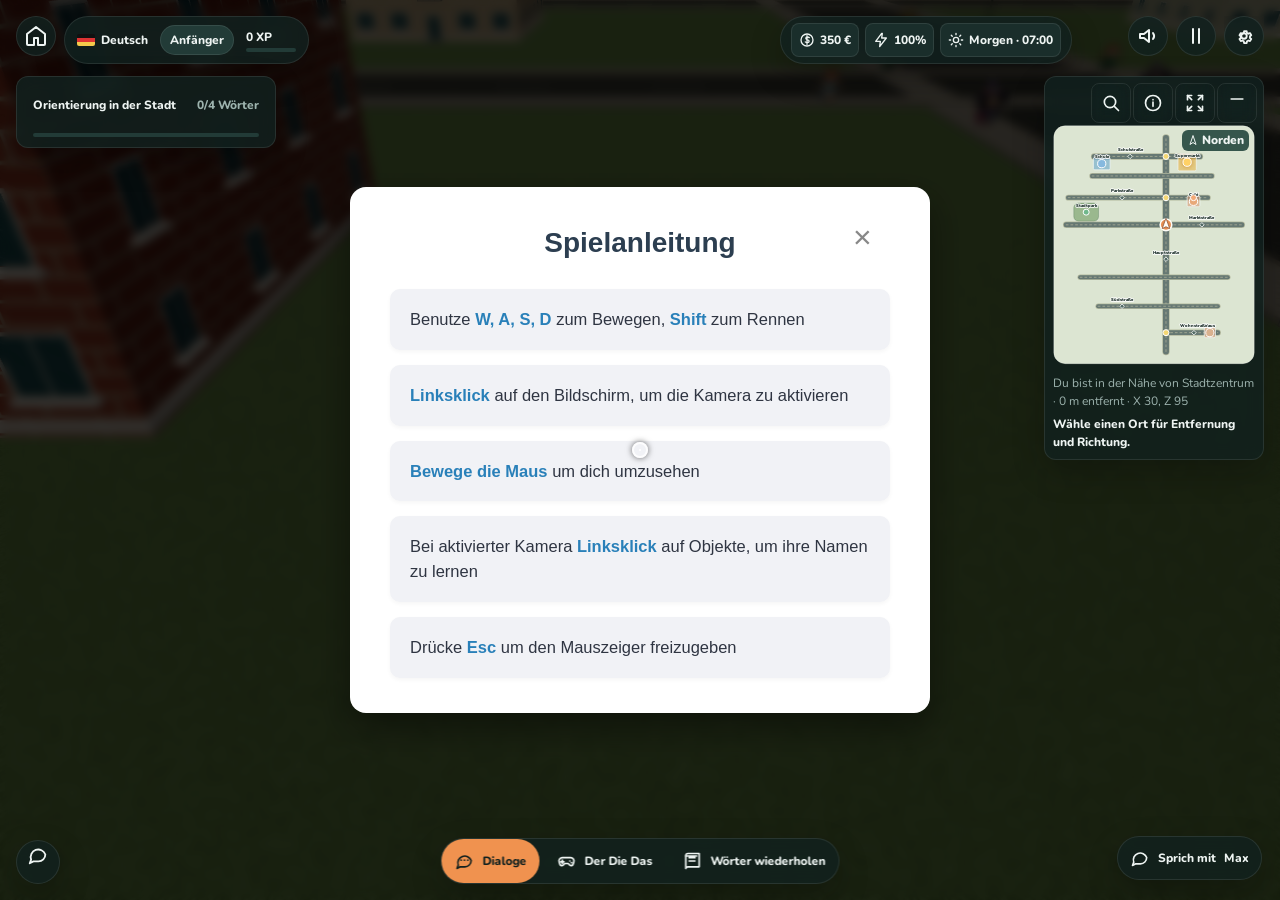
<file: index.html>
<!doctype html>
<html lang="en">
  <head>
    <meta charset="UTF-8" />

    <!-- Favicon: The small icon shown in browser tabs and bookmarks -->
    <link rel="icon" href="./favicon.ico" sizes="any" />
    <link rel="icon" type="image/x-icon" href="./Images/Icon.ico" />

    <!-- Viewport: Makes the site responsive on mobile devices -->
    <meta name="viewport" content="width=device-width, initial-scale=1.0, viewport-fit=cover" />

    <!-- ============================================
         SEO CORE
         Basic tags that Google reads to understand
         and rank your page in search results
    ============================================ -->

    <!-- Page title shown in Google search results (keep under 60 chars) -->
    <title>Learn Languages Free Online | Interactive Language Learning</title>

    <!-- Short summary shown under the title in Google results (keep under 160 chars) -->
    <meta
      name="description"
      content="Learn languages free online with interactive vocabulary tools, sentence practice, pronunciation audio, and mini-games. Build real language skills naturally. No login required."
    />

    <!-- Tells Google to index this page and follow its links -->
    <meta name="robots" content="index, follow" />

    <!-- Proves site ownership to Google Search Console -->
    <meta name="google-site-verification" content="j2YyxzHsnYPp9KUXOWbT_J6Sa5ofANWddMimUTnShdQ" />

    <!-- Canonical URL: Tells Google this is the main/official URL to avoid duplicate content issues -->
    <link rel="canonical" href="./index.html" />

    <!-- ============================================
         OPEN GRAPH (SOCIAL SHARING)
         Controls how your link looks when shared
         on Facebook, WhatsApp, and LinkedIn
    ============================================ -->

    <!-- Title shown in the social share card -->
    <meta
      property="og:title"
      content="Learn Languages Free Online | Interactive Language Learning"
    />

    <!-- Description shown in the social share card -->
    <meta
      property="og:description"
      content="Learn languages free online with interactive vocabulary tools, sentence practice, pronunciation audio, and mini-games. Build real language skills naturally. No login required."
    />

    <!-- Type of content (website, article, video, etc.) -->
    <meta property="og:type" content="website" />

    <!-- The canonical URL of this page -->
    <meta property="og:url" content="https://lexiexplorer.com/" />

    <!-- Your site's display name on social platforms -->
    <meta property="og:site_name" content="Lexi Explorer" />

    <!-- Preview image shown in social share cards (must be 1200x630px) -->
    <meta property="og:image" content="https://lexiexplorer.com/Images/1200x630.webp" />
    <meta property="og:image:width" content="1200" />
    <meta property="og:image:height" content="630" />
    <meta property="og:image:alt" content="Lexi Explorer - Interactive Language Learning" />

    <!-- ============================================
         TWITTER CARD
         Controls how your link looks when shared
         on X (formerly Twitter)
    ============================================ -->

    <!-- summary_large_image = wide banner preview (vs small thumbnail) -->
    <meta name="twitter:card" content="summary_large_image" />
    <meta name="twitter:title" content="Learn Languages Free Online | Interactive Language Learning" />
    <meta name="twitter:description" content="Learn languages free online with interactive vocabulary tools, sentence practice, pronunciation audio, and mini-games. Build real language skills naturally. No login required." />
    <meta name="twitter:image" content="https://lexiexplorer.com/Images/1200x630.webp" />

    <!-- ============================================
         FONT OPTIMIZATION
         Loads Google Fonts without blocking
         the page from rendering
    ============================================ -->

    <!-- Early connection to Google Fonts servers to speed up font loading -->
    <link rel="preconnect" href="https://fonts.googleapis.com" />
    <link rel="preconnect" href="https://fonts.gstatic.com" crossorigin />

    <!-- Preloads the font stylesheet so it's ready faster -->
    <link
      rel="preload"
      as="style"
      href="https://fonts.googleapis.com/css2?family=Nunito:wght@400;500;600;700;800;900&display=swap"
    />

    <!-- Loads font asynchronously (media="print" trick prevents render blocking) -->
    <link
      rel="stylesheet"
      href="https://fonts.googleapis.com/css2?family=Nunito:wght@400;500;600;700;800;900&display=swap"
      media="print"
      onload="this.media='all'"
    />

    <!-- Fallback: loads font normally if JavaScript is disabled -->
    <noscript>
      <link
        rel="stylesheet"
        href="https://fonts.googleapis.com/css2?family=Nunito:wght@400;500;600;700;800;900&display=swap"
      />
    </noscript>

    <!-- Google Analytics: Tracks user interactions and traffic (replace with your own GA ID) -->
    <!-- Google tag (gtag.js) -->
    <script async src="https://www.googletagmanager.com/gtag/js?id=G-45RL8QBZNT"></script>
    <script>
      window.dataLayer = window.dataLayer || [];
      function gtag(){dataLayer.push(arguments);}
      gtag('js', new Date());

      gtag('config', 'G-45RL8QBZNT');
    </script>

    <!-- ============================================
         THIRD PARTY SCRIPTS
    ============================================ -->

    <!-- Not using anymore -->
    <!-- ResponsiveVoice: Text-to-speech library for pronunciation audio -->
    <!-- <script src="https://code.responsivevoice.org/responsivevoice.js?key=i0xHlgRy"></script> -->

    <!-- ============================================
         STRUCTURED DATA (JSON-LD)
         Helps Google deeply understand your site.
         Can unlock rich results in search listings.
    ============================================ -->

    <script type="application/ld+json">
    {
      "@context": "https://schema.org",
      "@type": "EducationalApplication",
      "name": "Lexi Explorer",
      "url": "https://lexiexplorer.com/",
      "description": "Learn languages free online with interactive vocabulary tools, sentence practice, pronunciation audio, and mini-games. Build real language skills naturally. No login required.",
      "applicationCategory": "EducationalApplication",
      "operatingSystem": "Web",
      "inLanguage": ["es", "fr", "de", "it"],
      "offers": {
        "@type": "Offer",
        "price": "0",
        "priceCurrency": "USD"
      },
      "featureList": [
        "Interactive vocabulary tools",
        "Sentence practice",
        "Pronunciation audio",
        "Mini-games",
        "No login required"
      ]
    }
    </script>

    <!-- Sitemap reference: lets crawlers automatically discover your sitemap -->
    <!-- <link rel="sitemap" type="application/xml" href="/sitemap.xml" /> -->
    <script src="/world-exploration.js"></script>
    <script type="module" crossorigin src="./assets/index-C2Y9NDyy.js"></script>
    <link rel="modulepreload" crossorigin href="./assets/three-vendor-BrF7bqo1.js">
    <link rel="stylesheet" crossorigin href="./assets/index-D7Dw_-Cd.css">
    <link rel="stylesheet" href="https://fonts.googleapis.com/css2?family=Cairo:wght@500;600;700;800;900&display=swap">
  <link rel="stylesheet" href="/german-engine.css">
  <script type="module" src="/german-engine.js"></script>
  <link rel="stylesheet" href="/german-life-simulator.css">
  <link rel="stylesheet" href="/brand-refresh.css">
  <script type="module" src="/german-life-simulator.js"></script>
  <script defer src="/brand-refresh.js"></script>
</head>

  <body>
    <!-- SEO fallback: visible text for search engines before React loads -->
    <div id="root">
      Learn languages free online with interactive vocabulary tools, sentence
      practice, pronunciation audio, and mini-games. Build real communication
      skills naturally with Lexi Explorer.
    </div>

    <!-- React entry point: mounts the entire app into #root above -->
  </body>
</html>
</file>
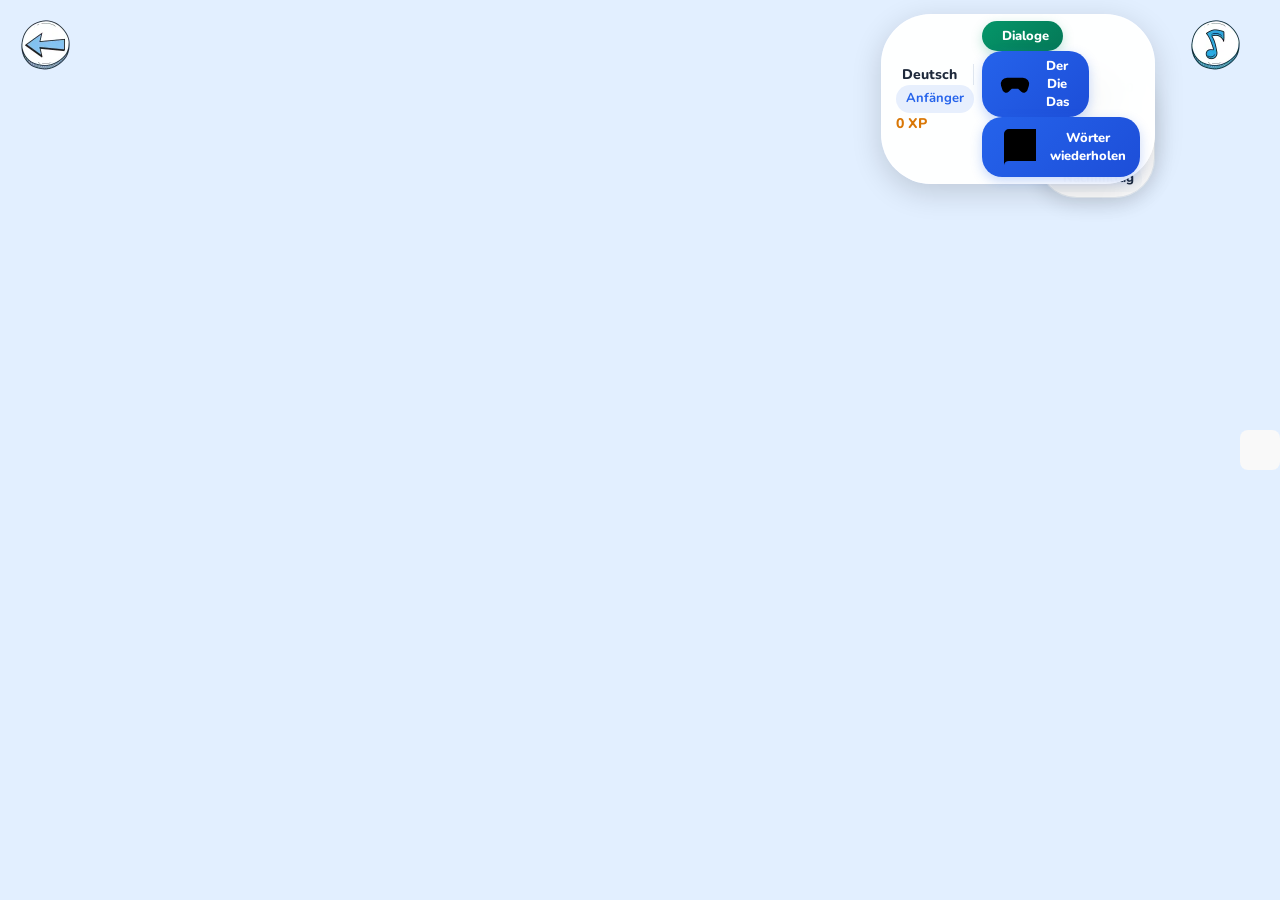
<file: blog.html>
<!doctype html>
<html lang="en">
  <head>
    <meta charset="UTF-8" />

    <!-- Favicon: The small icon shown in browser tabs and bookmarks -->
    <link rel="icon" href="./favicon.ico" sizes="any" />
    <link rel="icon" type="image/x-icon" href="./Images/Icon.ico" />

    <!-- Viewport: Makes the site responsive on mobile devices -->
    <meta name="viewport" content="width=device-width, initial-scale=1.0, viewport-fit=cover" />

    <!-- ============================================
         SEO CORE
         Basic tags that Google reads to understand
         and rank your page in search results
    ============================================ -->

    <!-- Page title shown in Google search results (keep under 60 chars) -->
    <title>Learn Languages Free Online | Interactive Language Learning</title>

    <!-- Short summary shown under the title in Google results (keep under 160 chars) -->
    <meta
      name="description"
      content="Learn languages free online with interactive vocabulary tools, sentence practice, pronunciation audio, and mini-games. Build real language skills naturally. No login required."
    />

    <!-- Tells Google to index this page and follow its links -->
    <meta name="robots" content="index, follow" />

    <!-- Proves site ownership to Google Search Console -->
    <meta name="google-site-verification" content="j2YyxzHsnYPp9KUXOWbT_J6Sa5ofANWddMimUTnShdQ" />

    <!-- Canonical URL: Tells Google this is the main/official URL to avoid duplicate content issues -->
    <link rel="canonical" href="./index.html" />

    <!-- ============================================
         OPEN GRAPH (SOCIAL SHARING)
         Controls how your link looks when shared
         on Facebook, WhatsApp, and LinkedIn
    ============================================ -->

    <!-- Title shown in the social share card -->
    <meta
      property="og:title"
      content="Learn Languages Free Online | Interactive Language Learning"
    />

    <!-- Description shown in the social share card -->
    <meta
      property="og:description"
      content="Learn languages free online with interactive vocabulary tools, sentence practice, pronunciation audio, and mini-games. Build real language skills naturally. No login required."
    />

    <!-- Type of content (website, article, video, etc.) -->
    <meta property="og:type" content="website" />

    <!-- The canonical URL of this page -->
    <meta property="og:url" content="https://lexiexplorer.com/" />

    <!-- Your site's display name on social platforms -->
    <meta property="og:site_name" content="Lexi Explorer" />

    <!-- Preview image shown in social share cards (must be 1200x630px) -->
    <meta property="og:image" content="https://lexiexplorer.com/Images/1200x630.webp" />
    <meta property="og:image:width" content="1200" />
    <meta property="og:image:height" content="630" />
    <meta property="og:image:alt" content="Lexi Explorer - Interactive Language Learning" />

    <!-- ============================================
         TWITTER CARD
         Controls how your link looks when shared
         on X (formerly Twitter)
    ============================================ -->

    <!-- summary_large_image = wide banner preview (vs small thumbnail) -->
    <meta name="twitter:card" content="summary_large_image" />
    <meta name="twitter:title" content="Learn Languages Free Online | Interactive Language Learning" />
    <meta name="twitter:description" content="Learn languages free online with interactive vocabulary tools, sentence practice, pronunciation audio, and mini-games. Build real language skills naturally. No login required." />
    <meta name="twitter:image" content="https://lexiexplorer.com/Images/1200x630.webp" />

    <!-- ============================================
         FONT OPTIMIZATION
         Loads Google Fonts without blocking
         the page from rendering
    ============================================ -->

    <!-- Early connection to Google Fonts servers to speed up font loading -->
    <link rel="preconnect" href="https://fonts.googleapis.com" />
    <link rel="preconnect" href="https://fonts.gstatic.com" crossorigin />

    <!-- Preloads the font stylesheet so it's ready faster -->
    <link
      rel="preload"
      as="style"
      href="https://fonts.googleapis.com/css2?family=Nunito:wght@400;500;600;700;800;900&display=swap"
    />

    <!-- Loads font asynchronously (media="print" trick prevents render blocking) -->
    <link
      rel="stylesheet"
      href="https://fonts.googleapis.com/css2?family=Nunito:wght@400;500;600;700;800;900&display=swap"
      media="print"
      onload="this.media='all'"
    />

    <!-- Fallback: loads font normally if JavaScript is disabled -->
    <noscript>
      <link
        rel="stylesheet"
        href="https://fonts.googleapis.com/css2?family=Nunito:wght@400;500;600;700;800;900&display=swap"
      />
    </noscript>

    <!-- Google Analytics: Tracks user interactions and traffic (replace with your own GA ID) -->
    <!-- Google tag (gtag.js) -->
    <script async src="https://www.googletagmanager.com/gtag/js?id=G-45RL8QBZNT"></script>
    <script>
      window.dataLayer = window.dataLayer || [];
      function gtag(){dataLayer.push(arguments);}
      gtag('js', new Date());

      gtag('config', 'G-45RL8QBZNT');
    </script>

    <!-- ============================================
         THIRD PARTY SCRIPTS
    ============================================ -->

    <!-- Not using anymore -->
    <!-- ResponsiveVoice: Text-to-speech library for pronunciation audio -->
    <!-- <script src="https://code.responsivevoice.org/responsivevoice.js?key=i0xHlgRy"></script> -->

    <!-- ============================================
         STRUCTURED DATA (JSON-LD)
         Helps Google deeply understand your site.
         Can unlock rich results in search listings.
    ============================================ -->

    <script type="application/ld+json">
    {
      "@context": "https://schema.org",
      "@type": "EducationalApplication",
      "name": "Lexi Explorer",
      "url": "https://lexiexplorer.com/",
      "description": "Learn languages free online with interactive vocabulary tools, sentence practice, pronunciation audio, and mini-games. Build real language skills naturally. No login required.",
      "applicationCategory": "EducationalApplication",
      "operatingSystem": "Web",
      "inLanguage": ["es", "fr", "de", "it"],
      "offers": {
        "@type": "Offer",
        "price": "0",
        "priceCurrency": "USD"
      },
      "featureList": [
        "Interactive vocabulary tools",
        "Sentence practice",
        "Pronunciation audio",
        "Mini-games",
        "No login required"
      ]
    }
    </script>

    <!-- Sitemap reference: lets crawlers automatically discover your sitemap -->
    <!-- <link rel="sitemap" type="application/xml" href="/sitemap.xml" /> -->
    <script type="module" crossorigin src="./assets/index-C2Y9NDyy.js"></script>
    <link rel="modulepreload" crossorigin href="./assets/three-vendor-BrF7bqo1.js">
    <link rel="stylesheet" crossorigin href="./assets/index-D7Dw_-Cd.css">
    <link rel="stylesheet" href="https://fonts.googleapis.com/css2?family=Cairo:wght@500;600;700;800;900&display=swap">
  <link rel="stylesheet" href="/german-engine.css">
  <script type="module" src="/german-engine.js"></script>
  <link rel="stylesheet" href="/german-life-simulator.css">
  <script type="module" src="/german-life-simulator.js"></script>
</head>

  <body>
    <!-- SEO fallback: visible text for search engines before React loads -->
    <div id="root">
      Learn languages free online with interactive vocabulary tools, sentence
      practice, pronunciation audio, and mini-games. Build real communication
      skills naturally with Lexi Explorer.
    </div>

    <!-- React entry point: mounts the entire app into #root above -->
  </body>
</html>
</file>
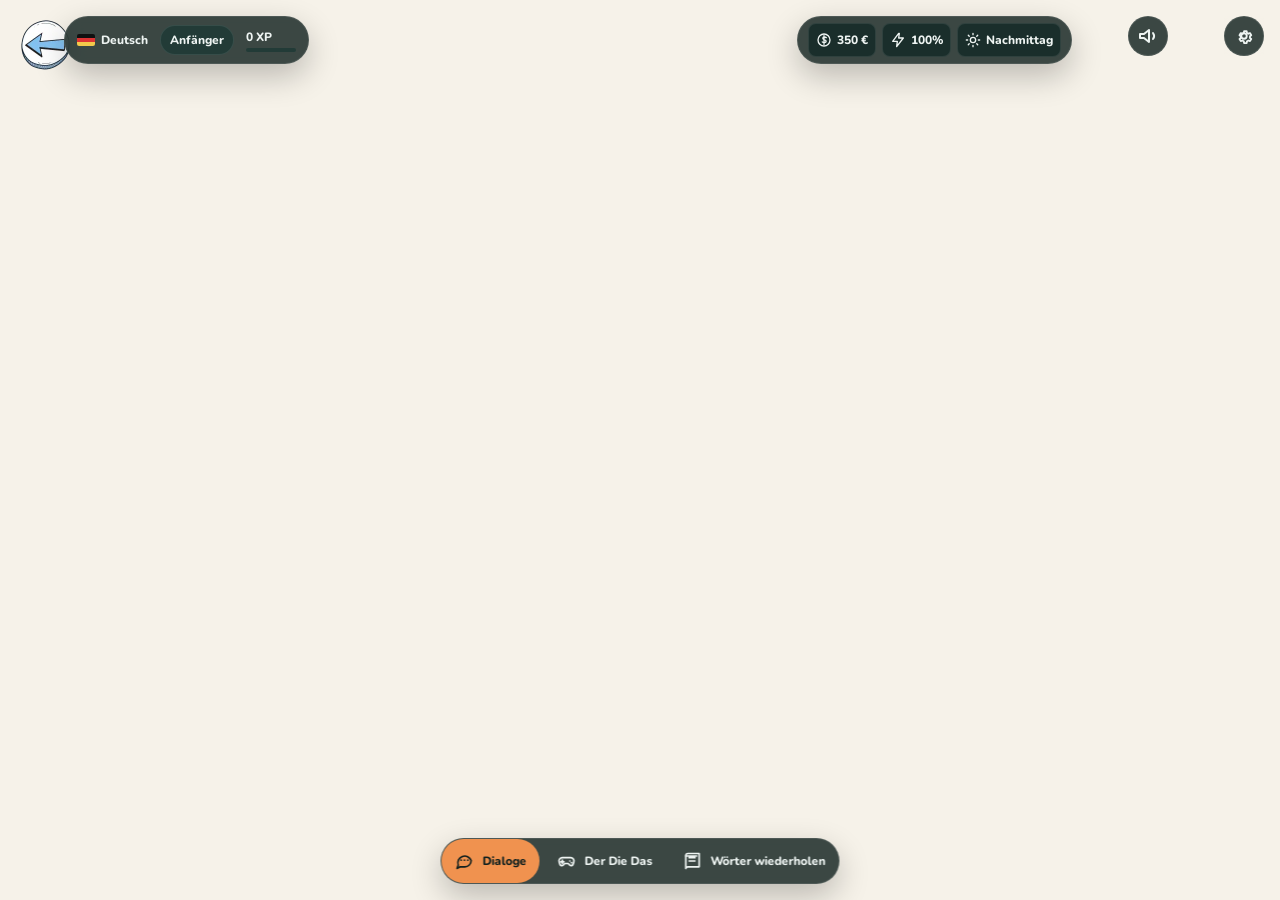
<file: games.html>
<!doctype html>
<html lang="en">
  <head>
    <meta charset="UTF-8" />

    <!-- Favicon: The small icon shown in browser tabs and bookmarks -->
    <link rel="icon" href="./favicon.ico" sizes="any" />
    <link rel="icon" type="image/x-icon" href="./Images/Icon.ico" />

    <!-- Viewport: Makes the site responsive on mobile devices -->
    <meta name="viewport" content="width=device-width, initial-scale=1.0, viewport-fit=cover" />

    <!-- ============================================
         SEO CORE
         Basic tags that Google reads to understand
         and rank your page in search results
    ============================================ -->

    <!-- Page title shown in Google search results (keep under 60 chars) -->
    <title>Learn Languages Free Online | Interactive Language Learning</title>

    <!-- Short summary shown under the title in Google results (keep under 160 chars) -->
    <meta
      name="description"
      content="Learn languages free online with interactive vocabulary tools, sentence practice, pronunciation audio, and mini-games. Build real language skills naturally. No login required."
    />

    <!-- Tells Google to index this page and follow its links -->
    <meta name="robots" content="index, follow" />

    <!-- Proves site ownership to Google Search Console -->
    <meta name="google-site-verification" content="j2YyxzHsnYPp9KUXOWbT_J6Sa5ofANWddMimUTnShdQ" />

    <!-- Canonical URL: Tells Google this is the main/official URL to avoid duplicate content issues -->
    <link rel="canonical" href="./index.html" />

    <!-- ============================================
         OPEN GRAPH (SOCIAL SHARING)
         Controls how your link looks when shared
         on Facebook, WhatsApp, and LinkedIn
    ============================================ -->

    <!-- Title shown in the social share card -->
    <meta
      property="og:title"
      content="Learn Languages Free Online | Interactive Language Learning"
    />

    <!-- Description shown in the social share card -->
    <meta
      property="og:description"
      content="Learn languages free online with interactive vocabulary tools, sentence practice, pronunciation audio, and mini-games. Build real language skills naturally. No login required."
    />

    <!-- Type of content (website, article, video, etc.) -->
    <meta property="og:type" content="website" />

    <!-- The canonical URL of this page -->
    <meta property="og:url" content="https://lexiexplorer.com/" />

    <!-- Your site's display name on social platforms -->
    <meta property="og:site_name" content="Lexi Explorer" />

    <!-- Preview image shown in social share cards (must be 1200x630px) -->
    <meta property="og:image" content="https://lexiexplorer.com/Images/1200x630.webp" />
    <meta property="og:image:width" content="1200" />
    <meta property="og:image:height" content="630" />
    <meta property="og:image:alt" content="Lexi Explorer - Interactive Language Learning" />

    <!-- ============================================
         TWITTER CARD
         Controls how your link looks when shared
         on X (formerly Twitter)
    ============================================ -->

    <!-- summary_large_image = wide banner preview (vs small thumbnail) -->
    <meta name="twitter:card" content="summary_large_image" />
    <meta name="twitter:title" content="Learn Languages Free Online | Interactive Language Learning" />
    <meta name="twitter:description" content="Learn languages free online with interactive vocabulary tools, sentence practice, pronunciation audio, and mini-games. Build real language skills naturally. No login required." />
    <meta name="twitter:image" content="https://lexiexplorer.com/Images/1200x630.webp" />

    <!-- ============================================
         FONT OPTIMIZATION
         Loads Google Fonts without blocking
         the page from rendering
    ============================================ -->

    <!-- Early connection to Google Fonts servers to speed up font loading -->
    <link rel="preconnect" href="https://fonts.googleapis.com" />
    <link rel="preconnect" href="https://fonts.gstatic.com" crossorigin />

    <!-- Preloads the font stylesheet so it's ready faster -->
    <link
      rel="preload"
      as="style"
      href="https://fonts.googleapis.com/css2?family=Nunito:wght@400;500;600;700;800;900&display=swap"
    />

    <!-- Loads font asynchronously (media="print" trick prevents render blocking) -->
    <link
      rel="stylesheet"
      href="https://fonts.googleapis.com/css2?family=Nunito:wght@400;500;600;700;800;900&display=swap"
      media="print"
      onload="this.media='all'"
    />

    <!-- Fallback: loads font normally if JavaScript is disabled -->
    <noscript>
      <link
        rel="stylesheet"
        href="https://fonts.googleapis.com/css2?family=Nunito:wght@400;500;600;700;800;900&display=swap"
      />
    </noscript>

    <!-- Google Analytics: Tracks user interactions and traffic (replace with your own GA ID) -->
    <!-- Google tag (gtag.js) -->
    <script async src="https://www.googletagmanager.com/gtag/js?id=G-45RL8QBZNT"></script>
    <script>
      window.dataLayer = window.dataLayer || [];
      function gtag(){dataLayer.push(arguments);}
      gtag('js', new Date());

      gtag('config', 'G-45RL8QBZNT');
    </script>

    <!-- ============================================
         THIRD PARTY SCRIPTS
    ============================================ -->

    <!-- Not using anymore -->
    <!-- ResponsiveVoice: Text-to-speech library for pronunciation audio -->
    <!-- <script src="https://code.responsivevoice.org/responsivevoice.js?key=i0xHlgRy"></script> -->

    <!-- ============================================
         STRUCTURED DATA (JSON-LD)
         Helps Google deeply understand your site.
         Can unlock rich results in search listings.
    ============================================ -->

    <script type="application/ld+json">
    {
      "@context": "https://schema.org",
      "@type": "EducationalApplication",
      "name": "Lexi Explorer",
      "url": "https://lexiexplorer.com/",
      "description": "Learn languages free online with interactive vocabulary tools, sentence practice, pronunciation audio, and mini-games. Build real language skills naturally. No login required.",
      "applicationCategory": "EducationalApplication",
      "operatingSystem": "Web",
      "inLanguage": ["es", "fr", "de", "it"],
      "offers": {
        "@type": "Offer",
        "price": "0",
        "priceCurrency": "USD"
      },
      "featureList": [
        "Interactive vocabulary tools",
        "Sentence practice",
        "Pronunciation audio",
        "Mini-games",
        "No login required"
      ]
    }
    </script>

    <!-- Sitemap reference: lets crawlers automatically discover your sitemap -->
    <!-- <link rel="sitemap" type="application/xml" href="/sitemap.xml" /> -->
    <script type="module" crossorigin src="./assets/index-C2Y9NDyy.js"></script>
    <link rel="modulepreload" crossorigin href="./assets/three-vendor-BrF7bqo1.js">
    <link rel="stylesheet" crossorigin href="./assets/index-D7Dw_-Cd.css">
    <link rel="stylesheet" href="https://fonts.googleapis.com/css2?family=Cairo:wght@500;600;700;800;900&display=swap">
  <link rel="stylesheet" href="/german-engine.css">
  <script type="module" src="/german-engine.js"></script>
  <link rel="stylesheet" href="/game-language.css">
  <script defer src="/game-language.js"></script>
  <link rel="stylesheet" href="/german-life-simulator.css">
  <link rel="stylesheet" href="/brand-refresh.css">
  <script type="module" src="/german-life-simulator.js"></script>
  <script defer src="/brand-refresh.js"></script>
</head>

  <body>
    <!-- SEO fallback: visible text for search engines before React loads -->
    <div id="root">
      Learn languages free online with interactive vocabulary tools, sentence
      practice, pronunciation audio, and mini-games. Build real communication
      skills naturally with Lexi Explorer.
    </div>

    <!-- React entry point: mounts the entire app into #root above -->
  </body>
</html>
</file>
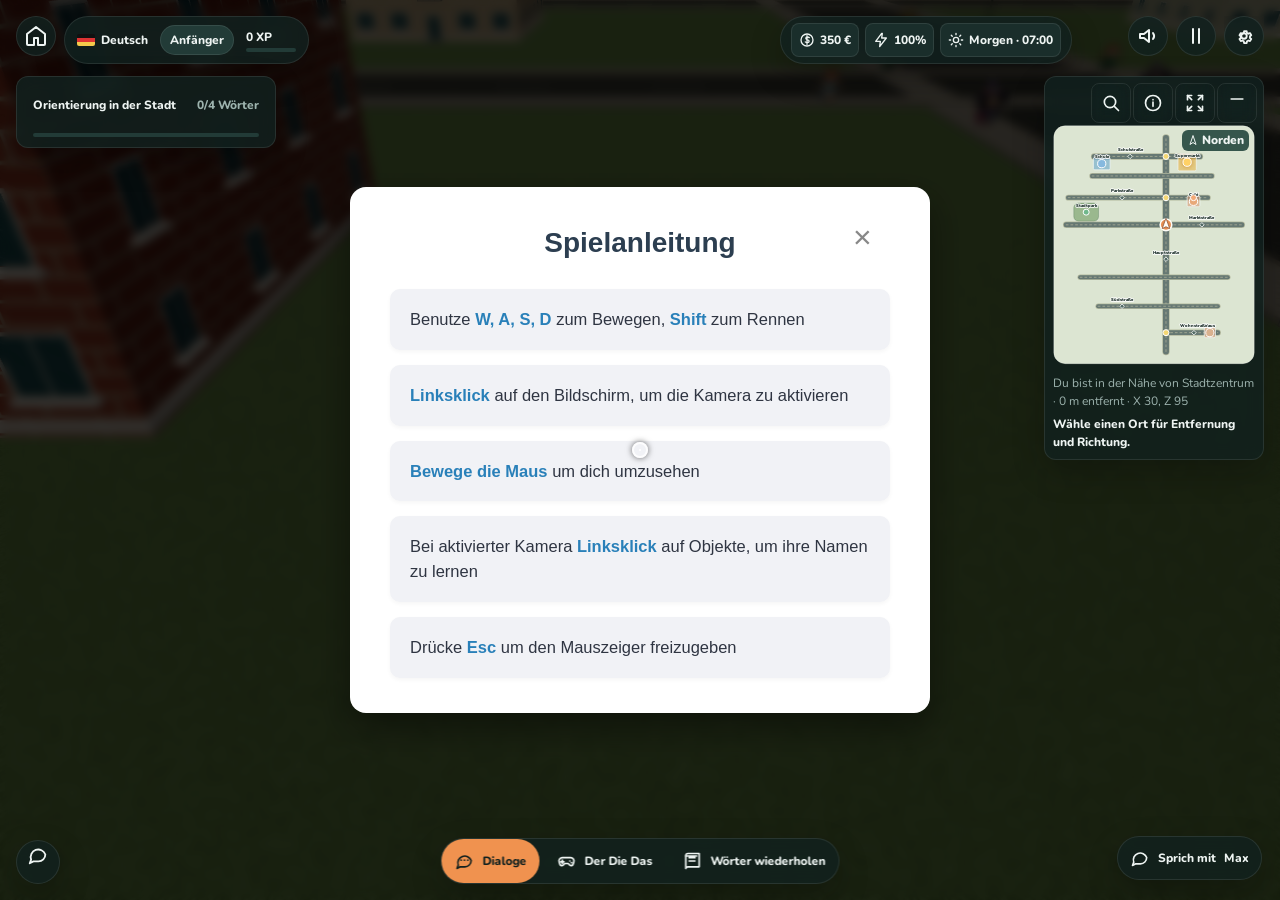
<file: levels/city.html>
<!doctype html>
<html lang="en">
  <head>
    <meta charset="UTF-8" />

    <!-- Favicon: The small icon shown in browser tabs and bookmarks -->
    <link rel="icon" href="../favicon.ico" sizes="any" />
    <link rel="icon" type="image/x-icon" href="../Images/Icon.ico" />

    <!-- Viewport: Makes the site responsive on mobile devices -->
    <meta name="viewport" content="width=device-width, initial-scale=1.0, viewport-fit=cover" />

    <!-- ============================================
         SEO CORE
         Basic tags that Google reads to understand
         and rank your page in search results
    ============================================ -->

    <!-- Page title shown in Google search results (keep under 60 chars) -->
    <title>Learn Languages Free Online | Interactive Language Learning</title>

    <!-- Short summary shown under the title in Google results (keep under 160 chars) -->
    <meta
      name="description"
      content="Learn languages free online with interactive vocabulary tools, sentence practice, pronunciation audio, and mini-games. Build real language skills naturally. No login required."
    />

    <!-- Tells Google to index this page and follow its links -->
    <meta name="robots" content="index, follow" />

    <!-- Proves site ownership to Google Search Console -->
    <meta name="google-site-verification" content="j2YyxzHsnYPp9KUXOWbT_J6Sa5ofANWddMimUTnShdQ" />

    <!-- Canonical URL: Tells Google this is the main/official URL to avoid duplicate content issues -->
    <link rel="canonical" href="../index.html" />

    <!-- ============================================
         OPEN GRAPH (SOCIAL SHARING)
         Controls how your link looks when shared
         on Facebook, WhatsApp, and LinkedIn
    ============================================ -->

    <!-- Title shown in the social share card -->
    <meta
      property="og:title"
      content="Learn Languages Free Online | Interactive Language Learning"
    />

    <!-- Description shown in the social share card -->
    <meta
      property="og:description"
      content="Learn languages free online with interactive vocabulary tools, sentence practice, pronunciation audio, and mini-games. Build real language skills naturally. No login required."
    />

    <!-- Type of content (website, article, video, etc.) -->
    <meta property="og:type" content="website" />

    <!-- The canonical URL of this page -->
    <meta property="og:url" content="https://lexiexplorer.com/" />

    <!-- Your site's display name on social platforms -->
    <meta property="og:site_name" content="Lexi Explorer" />

    <!-- Preview image shown in social share cards (must be 1200x630px) -->
    <meta property="og:image" content="https://lexiexplorer.com/Images/1200x630.webp" />
    <meta property="og:image:width" content="1200" />
    <meta property="og:image:height" content="630" />
    <meta property="og:image:alt" content="Lexi Explorer - Interactive Language Learning" />

    <!-- ============================================
         TWITTER CARD
         Controls how your link looks when shared
         on X (formerly Twitter)
    ============================================ -->

    <!-- summary_large_image = wide banner preview (vs small thumbnail) -->
    <meta name="twitter:card" content="summary_large_image" />
    <meta name="twitter:title" content="Learn Languages Free Online | Interactive Language Learning" />
    <meta name="twitter:description" content="Learn languages free online with interactive vocabulary tools, sentence practice, pronunciation audio, and mini-games. Build real language skills naturally. No login required." />
    <meta name="twitter:image" content="https://lexiexplorer.com/Images/1200x630.webp" />

    <!-- ============================================
         FONT OPTIMIZATION
         Loads Google Fonts without blocking
         the page from rendering
    ============================================ -->

    <!-- Early connection to Google Fonts servers to speed up font loading -->
    <link rel="preconnect" href="https://fonts.googleapis.com" />
    <link rel="preconnect" href="https://fonts.gstatic.com" crossorigin />

    <!-- Preloads the font stylesheet so it's ready faster -->
    <link
      rel="preload"
      as="style"
      href="https://fonts.googleapis.com/css2?family=Nunito:wght@400;500;600;700;800;900&display=swap"
    />

    <!-- Loads font asynchronously (media="print" trick prevents render blocking) -->
    <link
      rel="stylesheet"
      href="https://fonts.googleapis.com/css2?family=Nunito:wght@400;500;600;700;800;900&display=swap"
      media="print"
      onload="this.media='all'"
    />

    <!-- Fallback: loads font normally if JavaScript is disabled -->
    <noscript>
      <link
        rel="stylesheet"
        href="https://fonts.googleapis.com/css2?family=Nunito:wght@400;500;600;700;800;900&display=swap"
      />
    </noscript>

    <!-- Google Analytics: Tracks user interactions and traffic (replace with your own GA ID) -->
    <!-- Google tag (gtag.js) -->
    <script async src="https://www.googletagmanager.com/gtag/js?id=G-45RL8QBZNT"></script>
    <script>
      window.dataLayer = window.dataLayer || [];
      function gtag(){dataLayer.push(arguments);}
      gtag('js', new Date());

      gtag('config', 'G-45RL8QBZNT');
    </script>

    <!-- ============================================
         THIRD PARTY SCRIPTS
    ============================================ -->

    <!-- Not using anymore -->
    <!-- ResponsiveVoice: Text-to-speech library for pronunciation audio -->
    <!-- <script src="https://code.responsivevoice.org/responsivevoice.js?key=i0xHlgRy"></script> -->

    <!-- ============================================
         STRUCTURED DATA (JSON-LD)
         Helps Google deeply understand your site.
         Can unlock rich results in search listings.
    ============================================ -->

    <script type="application/ld+json">
    {
      "@context": "https://schema.org",
      "@type": "EducationalApplication",
      "name": "Lexi Explorer",
      "url": "https://lexiexplorer.com/",
      "description": "Learn languages free online with interactive vocabulary tools, sentence practice, pronunciation audio, and mini-games. Build real language skills naturally. No login required.",
      "applicationCategory": "EducationalApplication",
      "operatingSystem": "Web",
      "inLanguage": ["es", "fr", "de", "it"],
      "offers": {
        "@type": "Offer",
        "price": "0",
        "priceCurrency": "USD"
      },
      "featureList": [
        "Interactive vocabulary tools",
        "Sentence practice",
        "Pronunciation audio",
        "Mini-games",
        "No login required"
      ]
    }
    </script>

    <!-- Sitemap reference: lets crawlers automatically discover your sitemap -->
    <!-- <link rel="sitemap" type="application/xml" href="/sitemap.xml" /> -->
    <script type="module" crossorigin src="../assets/index-C2Y9NDyy.js"></script>
    <link rel="modulepreload" crossorigin href="../assets/three-vendor-BrF7bqo1.js">
    <link rel="stylesheet" crossorigin href="../assets/index-D7Dw_-Cd.css">
    <link rel="stylesheet" href="https://fonts.googleapis.com/css2?family=Cairo:wght@500;600;700;800;900&display=swap">
  <link rel="stylesheet" href="/german-engine.css">
  <script type="module" src="/german-engine.js"></script>
  <script defer src="/game-language.js"></script>
  <link rel="stylesheet" href="/german-life-simulator.css">
  <link rel="stylesheet" href="/brand-refresh.css">
  <script type="module" src="/german-life-simulator.js"></script>
  <script defer src="/brand-refresh.js"></script>
</head>

  <body>
    <!-- SEO fallback: visible text for search engines before React loads -->
    <div id="root">
      Learn languages free online with interactive vocabulary tools, sentence
      practice, pronunciation audio, and mini-games. Build real communication
      skills naturally with Lexi Explorer.
    </div>

    <!-- React entry point: mounts the entire app into #root above -->
  </body>
</html>
</file>
<file: assets/index-D7Dw_-Cd.css>
html,body{width:100%;height:100%;margin:0;padding:0;overflow:hidden}#root{width:100%;height:100%;overflow:hidden}h1{font-size:3.2em;line-height:1.1}html,body{width:100%;height:100%;margin:0;padding:0;overflow:hidden;display:flex;align-items:center;justify-content:center;background:#e2efff;overscroll-behavior:none}#root{width:100%;height:100%;display:flex;align-items:center;justify-content:center;overflow:hidden}:root{font-family:system-ui,Avenir,Helvetica,Arial,sans-serif;line-height:1.5;font-weight:400;color-scheme:light dark;color:#ffffffde;background-color:#242424;font-synthesis:none;text-rendering:optimizeLegibility;-webkit-font-smoothing:antialiased;-moz-osx-font-smoothing:grayscale}a{font-weight:500;color:#646cff;text-decoration:inherit}a:hover{color:#535bf2}button{border-radius:8px;border:1px solid transparent;padding:.6em 1.2em;font-size:1em;font-weight:500;font-family:inherit;background-color:#1a1a1a;cursor:pointer;transition:border-color .25s}button:hover{border-color:#646cff}button:focus,button:focus-visible{outline:4px auto -webkit-focus-ring-color}@media (prefers-color-scheme: light){:root{color:#213547;background-color:#fff}a:hover{color:#747bff}button{background-color:#f9f9f9}}.app-container{width:100vw;height:100dvh;position:relative;background:linear-gradient(to top,#fff,#87ceeb);transition:background .5s ease}.app-container.odd-teleport{background:#000}button{outline:none;-webkit-tap-highlight-color:transparent;user-select:none}button:focus{outline:none}@keyframes fadeIn{0%{opacity:0;transform:translate(-50%,-50%) scale(.8)}to{opacity:1;transform:translate(-50%,-50%) scale(1)}}@keyframes fadeInUp{0%{opacity:0;transform:translate(-50%) translateY(30px)}to{opacity:1;transform:translate(-50%) translateY(0)}}.context-lost-screen{position:fixed;top:0;left:0;width:100%;height:100%;display:flex;align-items:center;justify-content:center;background:#1a1a1a;color:#fff;font-family:monospace}.context-lost-content{text-align:center}.context-lost-content button{margin-top:20px;padding:10px 20px;font-size:16px;cursor:pointer;border-radius:8px;border:1px solid transparent;background-color:#646cff;color:#fff;font-weight:500;transition:background-color .25s}.context-lost-content button:hover{background-color:#535bf2}.switch-button{position:fixed;bottom:36px;right:36px;width:68px;height:68px;min-width:68px;min-height:68px;padding:0;background:transparent;border:none;border-radius:50%;display:flex;align-items:center;justify-content:center;cursor:pointer;z-index:10000;box-shadow:none;transition:transform .15s ease;touch-action:manipulation;user-select:none;overflow:hidden}.switch-button:active{transform:scale(.92);background:transparent}@media (min-width: 769px){.switch-button{display:none}}.home-button{position:fixed;top:20px;left:20px;width:50px;height:50px;background:transparent;border:none;border-radius:50%;display:flex;align-items:center;justify-content:center;cursor:pointer;z-index:10000;box-shadow:none;padding:0;transform:translateZ(0);-webkit-backface-visibility:hidden;backface-visibility:hidden;will-change:transform;transition:transform .2s cubic-bezier(.25,1,.5,1)}.home-button:hover{transform:scale(1.1) translateZ(0);background:transparent;box-shadow:none}.home-button:active{transform:scale(.95) translateZ(0)}@media (max-width: 768px){.home-button{width:45px;height:45px;top:15px;left:15px}}.app-container:after{content:"";position:fixed;top:50%;left:50%;transform:translate(-50%,-50%);width:5px;height:5px;background-color:#fff;border:1px solid rgb(0,0,0);border-radius:50%;z-index:1000;pointer-events:none}.app-container.no-crosshair:after{display:none}.mute-wrapper{position:fixed;top:20px;right:40px;z-index:1000000;display:flex;flex-direction:column;align-items:center;gap:10px}.mute-button{width:50px;height:50px;background:transparent;border:none;box-shadow:none;display:flex;align-items:center;justify-content:center;cursor:pointer;transition:transform .2s ease;padding:0}.mute-button:hover{transform:scale(1.1);background:transparent;box-shadow:none}.mute-button:active{transform:scale(.95)}.volume-slider-container{opacity:0;visibility:hidden;transform:translateY(-10px);transition:all .3s ease;background:#ffffffe6;border:2px solid rgba(100,108,255,.8);border-radius:20px;width:40px;height:120px;display:flex;justify-content:center;align-items:center;box-shadow:0 4px 15px #0000004d}.mute-wrapper:hover .volume-slider-container{opacity:1;visibility:visible;transform:translateY(0)}.volume-slider{-webkit-appearance:none;appearance:none;width:90px;height:6px;background:#ddd;border-radius:3px;outline:none;cursor:pointer;transform:rotate(-90deg)}.volume-slider::-webkit-slider-thumb{-webkit-appearance:none;appearance:none;width:16px;height:16px;background:#646cff;border-radius:50%;cursor:pointer;transition:transform .1s}.volume-slider::-webkit-slider-thumb:hover{transform:scale(1.2)}.volume-slider::-moz-range-thumb{width:16px;height:16px;background:#646cff;border-radius:50%;cursor:pointer;border:none}@media (max-width: 768px){.mute-wrapper{top:15px;right:15px}.mute-button{width:45px;height:45px;font-size:20px}}.pause-btn{position:fixed;top:20px;right:100px;width:50px;height:50px;border-radius:50%;padding:0;background:transparent;border:none;box-shadow:none;cursor:pointer;z-index:1000000;display:flex;align-items:center;justify-content:center;transition:transform .2s ease}.pause-btn:after{display:none}.pause-btn:hover{transform:scale(1.1);background:transparent}.pause-btn:active{transform:scale(.95)}@media (max-width: 768px){.pause-btn{width:45px;height:45px;top:15px;right:65px;font-size:16px}.pause-btn:after{height:3px}}.pause-overlay{position:fixed;top:0;left:0;width:100vw;height:100vh;background:#000000bf;backdrop-filter:blur(5px);z-index:999999;display:flex;align-items:center;justify-content:center}.resume-btn{padding:15px 40px;font-size:24px;font-weight:700;cursor:pointer;background:#3498db;color:#fff;border:none;border-radius:15px;box-shadow:0 6px #2980b9;transition:transform .1s}.resume-btn:active{transform:translateY(6px);box-shadow:0 0 #2980b9}.tutorial-toggle-btn{position:fixed;top:20px;right:160px;z-index:999999;width:50px;height:50px;background:transparent;border:none;border-radius:50%;display:flex;align-items:center;justify-content:center;cursor:pointer;box-shadow:none;transition:transform .2s ease;padding:0}.tutorial-toggle-btn:hover{transform:scale(1.1);background:transparent;box-shadow:none}.tutorial-toggle-btn:active{transform:scale(.95)}@media (max-width: 768px){.tutorial-toggle-btn{top:15px;right:115px;width:45px;height:45px}}.global-back-btn{position:fixed;top:20px;left:20px;width:50px;height:50px;min-width:50px;min-height:50px;padding:0;background:transparent;border:none;border-radius:50%;display:flex;align-items:center;justify-content:center;cursor:pointer;z-index:100000;box-shadow:none;touch-action:manipulation;user-select:none;will-change:transform;transition:transform .2s ease}.global-back-btn:hover{transform:scale(1.08)}.global-back-btn:active{transform:scale(.92)}.global-back-img{width:100%;height:100%;object-fit:contain;display:block;pointer-events:none;image-rendering:-webkit-optimize-contrast}@media (max-width: 768px){.global-back-btn{top:15px;left:15px;width:45px;height:45px;min-width:45px;min-height:45px}}.back-btn-spacer{width:48px;height:48px;min-width:48px;min-height:48px;flex-shrink:0;visibility:hidden;pointer-events:none}.loading-screen{position:fixed;top:0;left:0;width:100%;height:100%;background-color:#1a1a1a;display:flex;flex-direction:column;justify-content:center;align-items:center;z-index:2147483647;font-family:Segoe UI,Tahoma,Geneva,Verdana,sans-serif}.loading-content{text-align:center;color:#fff;width:90%;max-width:450px}.loading-title{font-size:2.8rem;margin-bottom:1.5rem;color:#00bfff;text-shadow:0 0 12px rgba(0,191,255,.6)}.loading-bar-container{width:100%;height:15px;background-color:#0000004d;border-radius:10px;overflow:hidden;margin-bottom:1rem;border:1px solid rgba(255,255,255,.1)}.loading-bar-progress{height:100%;background:linear-gradient(90deg,#00bfff,#87ceeb);transition:width .4s ease-out;border-radius:10px}.loading-text{font-size:1.1rem;opacity:.9;margin-bottom:1.5rem}.loading-quote{font-size:.85rem;font-style:italic;opacity:.6;max-width:300px;margin:0 auto}.ls-page-wrapper{height:100dvh;width:100%;overflow-y:auto;overflow-x:hidden;background-color:#f7f9fc;font-family:Nunito,Segoe UI,system-ui,sans-serif;box-sizing:border-box;padding:60px 20px 100px}.ls-content-container{max-width:1120px;margin:0 auto;display:flex;flex-direction:column;gap:4.5rem}.ls-top-bar{position:absolute;top:30px;left:40px;z-index:50}.ls-logo{height:100px;width:100px;object-fit:contain;filter:drop-shadow(0 4px 8px rgba(0,0,0,.08));transform:scale(1) translateZ(0);transform-origin:left center;transition:transform .2s ease}.ls-logo:hover{transform:scale(1.05) translateZ(0)}.ls-header{text-align:center;display:flex;flex-direction:column;align-items:center;margin-top:30px}.ls-title{font-size:3.5rem;font-weight:900;color:#1a202c;margin:0;letter-spacing:-1px;line-height:1.2;max-width:850px}.ls-subtitle{font-size:1.6rem;color:#475569;margin:0;font-weight:600;letter-spacing:.5px;text-align:center}.ls-hero-sub{display:flex;align-items:center;justify-content:center;flex-wrap:wrap;gap:12px;font-size:1.2rem;color:#64748b;font-weight:700;margin:30px 0 0}.ls-feature-card{opacity:0;transform:translateY(50px)}.ls-feature-card.ls-feature-visible{opacity:1;transform:translateY(0);transition:opacity 1s cubic-bezier(.22,1,.36,1),transform 1s cubic-bezier(.22,1,.36,1)}.ls-action-row .ls-action-btn{opacity:0;transform:translate(-60px)}.ls-action-row .ls-action-details{opacity:0;transform:translate(60px)}.ls-action-row.ls-row-reverse .ls-action-btn{transform:translate(60px)}.ls-action-row.ls-row-reverse .ls-action-details{transform:translate(-60px)}.ls-action-row.ls-row-visible .ls-action-btn,.ls-action-row.ls-row-visible .ls-action-details{opacity:1;transform:translate(0);transition:opacity 1s cubic-bezier(.22,1,.36,1),transform 1s cubic-bezier(.22,1,.36,1)}.ls-blog-banner{opacity:0;transform:translate(-80px)}.ls-blog-banner.ls-blog-visible{opacity:1;transform:translate(0);transition:opacity 1s cubic-bezier(.22,1,.36,1),transform 1s cubic-bezier(.22,1,.36,1)}.ls-carousel-track .ls-level-card{opacity:0;transform:translateY(40px)}.ls-carousel-container.ls-carousel-visible .ls-level-card{opacity:1;transform:translateY(0);transition:opacity .8s cubic-bezier(.22,1,.36,1),transform .8s cubic-bezier(.22,1,.36,1)}.ls-carousel-container.ls-carousel-visible .ls-level-card:nth-child(1){transition-delay:0s}.ls-carousel-container.ls-carousel-visible .ls-level-card:nth-child(2){transition-delay:.1s}.ls-carousel-container.ls-carousel-visible .ls-level-card:nth-child(3){transition-delay:.2s}.ls-carousel-container.ls-carousel-visible .ls-level-card:nth-child(4){transition-delay:.3s}.ls-carousel-container.ls-carousel-visible .ls-level-card:nth-child(5){transition-delay:.4s}@media (prefers-reduced-motion: reduce){.ls-feature-card,.ls-action-row .ls-action-btn,.ls-action-row .ls-action-details,.ls-blog-banner,.ls-carousel-track .ls-level-card{transition:none!important;opacity:1!important;transform:none!important}}.ls-language-section{display:flex;flex-direction:column;align-items:center;gap:1.5rem}.ls-language-grid{display:inline-flex;flex-wrap:wrap;justify-content:center;gap:16px;background:#fff;padding:12px;border-radius:24px;box-shadow:0 10px 25px #0000000d;border:2px solid #e2e8f0}.ls-lang-btn{display:flex;align-items:center;gap:8px;padding:12px 24px;background:#f8fafc;border:2px solid transparent;border-radius:16px;font-size:1.1rem;font-weight:800;color:#475569;cursor:pointer;transition:all .2s cubic-bezier(.4,0,.2,1)}.ls-lang-btn:hover{background:#f1f5f9;transform:translateY(-2px)}.ls-lang-btn.active{background:var(--theme-color);color:#fff;box-shadow:0 8px 20px color-mix(in srgb,var(--theme-color) 40%,transparent);transform:translateY(-2px)}.ls-lang-icon{font-size:1.3rem}.ls-carousel-section{width:100%;position:relative;margin-top:3rem}.ls-section-title{text-align:center;font-size:2.5rem;font-weight:800;color:#1e293b;margin:0;margin-bottom:2.5rem;letter-spacing:-.5px}.ls-carousel-container{display:flex;align-items:center;justify-content:center;gap:24px;width:100%;max-width:1100px;margin:0 auto;padding:0}.ls-nav-arrow{width:60px;height:60px;flex-shrink:0;border-radius:50%;background:#fff;border:2px solid #e2e8f0;border-bottom:6px solid #e2e8f0;color:#475569;cursor:pointer;display:flex;align-items:center;justify-content:center;transition:all .15s ease;z-index:10}.ls-nav-arrow:hover{background:#f8fafc;transform:translateY(-2px);border-bottom-width:8px;color:#0f172a}.ls-nav-arrow:active{transform:translateY(2px);border-bottom-width:2px}.ls-carousel-track{display:flex;gap:24px;overflow-x:auto;padding:1rem 0 2rem;scroll-behavior:smooth;scroll-snap-type:x mandatory;-ms-overflow-style:none;scrollbar-width:none;width:888px;max-width:calc(100vw - 180px);margin:0}.ls-carousel-track::-webkit-scrollbar{display:none}.ls-level-card{flex:0 0 280px;width:280px;box-sizing:border-box!important;background:#fff;border:2px solid #e2e8f0;border-bottom:8px solid #e2e8f0;border-radius:28px;overflow:hidden;cursor:pointer;scroll-snap-align:center;transition:all .2s ease;text-align:center;padding:0;position:relative;display:flex;flex-direction:column}.ls-level-card:hover{transform:translateY(-6px);border-color:var(--theme-color);border-bottom-color:var(--theme-shadow);border-bottom-width:12px;margin-bottom:-4px}.ls-level-card:active{transform:translateY(4px);border-bottom-width:4px;margin-bottom:4px}.ls-card-header{height:135px;display:flex;align-items:center;justify-content:center;padding:14px 8px 12px;border-bottom:2px solid rgba(0,0,0,.05)}.ls-card-emoji-wrap{width:90px;height:90px;background:#fff6;backdrop-filter:blur(5px);border-radius:50%;display:flex;align-items:center;justify-content:center;box-shadow:0 8px 16px #0000001a;transition:transform .3s cubic-bezier(.175,.885,.32,1.275)}.ls-level-card:hover .ls-card-emoji-wrap{transform:scale(1.15) translateY(-5px)}.ls-card-emoji{font-size:3.5rem}.ls-card-body{padding:30px 20px;background:#fff;flex-grow:1}.ls-card-title{margin:0 0 8px;font-size:1.5rem;font-weight:900;color:#1e293b}.ls-card-desc{margin:0;font-size:1rem;color:#64748b;font-weight:600;line-height:1.4}.ls-level-card.locked{filter:grayscale(100%);opacity:.7;cursor:not-allowed}.ls-level-card.locked:hover{transform:none;border-width:2px;border-bottom-width:8px;border-color:#e2e8f0;margin-bottom:0}.ls-lock-overlay{position:absolute;inset:0;background:#ffffff4d;backdrop-filter:blur(2px);display:flex;align-items:center;justify-content:center}.ls-lock-emoji{font-size:4rem;text-shadow:0 4px 10px rgba(0,0,0,.2)}.ls-dots-container{display:flex;justify-content:center;gap:10px;margin-top:10px}.ls-dot{width:12px;height:12px;background-color:#cbd5e1;border-radius:50%;transition:all .3s ease}.ls-dot.active{width:32px;border-radius:8px}.ls-features-section{display:flex;flex-direction:column;gap:3rem;width:100%;margin-top:5rem;margin-bottom:5rem;background-color:#dfe7f1;box-shadow:0 0 0 100vmax #dfe7f1;clip-path:inset(0 -100vmax);padding:5rem 0}.ls-features-title{font-size:2.5rem;font-weight:900;color:#1e293b;margin:0;text-align:center;letter-spacing:-.5px}.ls-features-grid{display:grid;grid-template-columns:repeat(3,1fr);gap:24px}.ls-feature-card{background-color:#fff;border-radius:24px;padding:40px 30px;display:flex;flex-direction:column;align-items:flex-start;text-align:left;transition:transform .2s ease,box-shadow .2s ease;box-shadow:0 10px 25px #00000005}.ls-feature-card:hover{transform:translateY(-4px);box-shadow:0 15px 35px #0000000d}.ls-feature-icon{width:85px;height:85px;object-fit:contain;margin-bottom:20px;filter:drop-shadow(0 4px 10px rgba(0,0,0,.06))}.ls-feature-icon{font-size:3rem}.ls-feature-card-title{font-size:1.5rem;font-weight:800;color:#1e293b;margin:0 0 12px;line-height:1.2}.ls-feature-card-desc{font-size:1.05rem;color:#475569;line-height:1.6;font-weight:500;margin:0}.ls-actions-section{display:flex;flex-direction:column;gap:4rem;width:100%;padding-bottom:1rem}.ls-action-row{display:flex;align-items:center;justify-content:space-between;gap:2.5rem;padding:0 40px}.ls-action-row.ls-row-reverse{flex-direction:row-reverse}.ls-action-btn{display:flex;align-items:center;gap:20px;flex:0 0 350px;min-height:120px;padding:24px 30px 16px;border-radius:24px;cursor:pointer;transition:transform .2s cubic-bezier(.4,0,.2,1),border-color .2s ease,filter .2s ease;text-align:left;border:2px solid #e2e8f0;border-bottom:8px solid #e2e8f0;background:#fff;box-shadow:0 10px 25px #00000008}.ls-action-btn:hover{transform:translateY(-4px);border-bottom-width:10px;padding-bottom:14px}.ls-action-btn:active{transform:translateY(2px);border-bottom-width:6px;padding-bottom:18px}.ls-action-btn-icon{font-size:3rem;flex-shrink:0;line-height:1}.ls-action-btn-text{display:flex;flex-direction:column;gap:6px}.ls-action-btn-label{font-size:1.5rem;font-weight:900;color:#1e293b;line-height:1.1}.ls-action-btn-sub{font-size:1rem;color:#64748b;font-weight:600}.ls-btn-words{background:#eff6ff;border-color:#bfdbfe;border-bottom-color:#60a5fa}.ls-btn-words .ls-action-btn-label{color:#1e3a8a}.ls-btn-words:hover{background:#dbeafe;border-color:#60a5fa;border-bottom-color:#2563eb}.ls-btn-sentences{background:#ecf4ff;border-color:#9db4e4;border-bottom-color:#5383eb}.ls-btn-sentences .ls-action-btn-label{color:#1e3a8a}.ls-btn-sentences:hover{background:#dbeafe;border-color:#60a5fa;border-bottom-color:#2563eb}.ls-btn-games{background:var(--theme-color, #ff3939);border-color:var(--theme-shadow, #bd3030);border-bottom-color:var(--theme-shadow, #bd3030)}.ls-btn-games .ls-action-btn-label,.ls-btn-games .ls-action-btn-sub{color:#fff}.ls-btn-games .ls-action-btn-sub{color:#ffffffd9}.ls-btn-games:hover:not(.disabled){filter:brightness(1.08);border-color:var(--theme-shadow, #bd3030);border-bottom-color:var(--theme-shadow, #bd3030)}.ls-btn-games.disabled{background:#e2e8f0;border-color:#cbd5e1;border-bottom-color:#94a3b8;cursor:not-allowed}.ls-btn-games.disabled .ls-action-btn-label,.ls-btn-games.disabled .ls-action-btn-sub{color:#94a3b8}.ls-btn-games.disabled:hover{transform:none;border-bottom-width:8px;padding-bottom:16px;filter:none}.ls-action-arrow{flex-shrink:0;display:flex;align-items:center;justify-content:center;opacity:.6}.ls-action-details{flex:1;display:flex;flex-direction:column;gap:12px;padding:24px;background:#fff;border-radius:20px;border:2px solid #f1f5f9}.ls-details-title{font-size:1.6rem;font-weight:900;color:#1e293b;margin:0}.ls-details-body{font-size:1.1rem;color:#475569;font-weight:600;line-height:1.6;margin:0}.ls-details-hints{list-style:none;padding:0;margin:8px 0 0;display:flex;flex-direction:column;gap:10px}.ls-details-hints li{display:flex;align-items:center;gap:12px;font-size:1rem;font-weight:700;color:#334155}.ls-details-hints .ls-dot{width:10px;height:10px;border-radius:50%;flex-shrink:0}.wm-overlay{position:fixed;inset:0;background:#0f172a80;backdrop-filter:blur(8px);z-index:1000;display:flex;align-items:center;justify-content:center;padding:20px;animation:wmFadeIn .25s ease-out forwards}@keyframes wmFadeIn{0%{opacity:0}to{opacity:1}}.wm-content{background:#fff;border-radius:36px;padding:48px;width:100%;max-width:820px;box-shadow:0 24px 60px #00000026;position:relative;border:2px solid #e2e8f0;animation:wmScaleUp .35s cubic-bezier(.175,.885,.32,1.275) forwards}@keyframes wmScaleUp{0%{opacity:0;transform:scale(.9) translateY(20px)}to{opacity:1;transform:scale(1) translateY(0)}}.wm-close-btn{position:absolute;top:24px;right:24px;background:#f1f5f9;border:none;width:44px;height:44px;border-radius:50%;font-size:1.2rem;font-weight:800;cursor:pointer;display:flex;align-items:center;justify-content:center;color:#64748b;transition:all .2s ease}.wm-close-btn:hover{background:#e2e8f0;color:#0f172a;transform:scale(1.1)}.wm-header{text-align:center;margin-bottom:40px}.wm-title{font-size:2.8rem;font-weight:900;color:#1e293b;margin:0 0 10px;letter-spacing:-.5px}.wm-subtitle{font-size:1.2rem;color:#64748b;margin:0;font-weight:600}.wm-grid{display:grid;grid-template-columns:repeat(2,1fr);gap:24px}.wm-card{background:#fff;border:2px solid #e2e8f0;border-bottom:10px solid #e2e8f0;border-radius:28px;padding:36px 28px;text-align:center;cursor:pointer;transition:all .2s ease;display:flex;flex-direction:column;align-items:center;gap:20px}.wm-card:hover{transform:translateY(-6px);border-bottom-width:14px;margin-bottom:-4px}.wm-card:active{transform:translateY(4px);border-bottom-width:4px;margin-bottom:6px}.wm-icon-wrap{width:90px;height:90px;border-radius:28px;display:flex;align-items:center;justify-content:center;font-size:3.5rem;background:#f1f5f9;color:#64748b;transition:all .3s cubic-bezier(.175,.885,.32,1.275)}.wm-card-text{display:flex;flex-direction:column;gap:8px}.wm-card h3{font-size:1.6rem;font-weight:800;color:#1e293b;margin:0}.wm-card p{font-size:1.05rem;color:#64748b;font-weight:600;margin:0;line-height:1.5}@media (max-width: 900px){.ls-carousel-container{padding:0 20px}.ls-nav-arrow{display:none}.ls-action-row{padding:0 10px;gap:1rem}.ls-action-btn{flex:0 0 300px}.ls-features-section{padding:4rem 0}.ls-features-grid{grid-template-columns:1fr}.ls-features-title{text-align:center}.ls-feature-card{align-items:center;text-align:center}}@media (max-width: 768px){.ls-page-wrapper{padding:20px 15px 80px}.ls-content-container{gap:2.5rem}.ls-top-bar{position:relative;top:0;left:0;text-align:center;margin-bottom:10px}.ls-logo{height:55px;transform:none}.ls-title{font-size:1.8rem;line-height:1.3;padding:0 10px}.ls-subtitle{font-size:1.05rem;margin-top:.5rem}.ls-hero-sub{flex-wrap:nowrap;white-space:nowrap;font-size:clamp(.7rem,2.5vw,.85rem);gap:5.5px;margin-top:24px}.ls-dot-sep{width:3.2px;height:3.2px}.ls-language-grid{display:grid;grid-template-columns:1fr 1fr;gap:10px;padding:10px;width:100%;box-sizing:border-box}.ls-lang-btn{padding:12px 10px;font-size:1rem;justify-content:center}.ls-language-grid>.ls-lang-btn:last-child:nth-child(odd){grid-column:span 2;justify-self:center;width:calc(50% - 5px)}.ls-section-title{font-size:clamp(1.5rem,4.5vw,1.5rem);white-space:nowrap;margin-bottom:1.5rem}.ls-carousel-container{padding:0;margin:0 -15px;width:100vw}.ls-carousel-track{padding:10px 20px 20px;scroll-padding-left:20px;width:100%;max-width:100vw}.ls-level-card{flex:0 0 calc(100vw - 80px);width:calc(100vw - 80px);max-width:260px}.ls-card-header{height:110px}.ls-card-emoji-wrap{width:75px;height:75px}.ls-card-emoji{font-size:2.8rem}.ls-card-body{padding:20px 15px}.ls-card-title{font-size:1.35rem}.ls-card-desc{font-size:.95rem}.ls-features-section{padding:2rem 0;margin-top:2rem;margin-bottom:2rem}.ls-features-title{font-size:1.7rem;margin-bottom:1rem}.ls-feature-card{padding:24px 20px}.ls-feature-card-title{font-size:1.3rem}.ls-actions-section{gap:1.5rem;padding-bottom:2rem}.ls-action-row,.ls-action-row.ls-row-reverse{flex-direction:column;text-align:left;gap:12px;padding:0}.ls-action-btn{width:100%;flex:unset;min-height:90px;padding:16px 20px;border-bottom-width:6px}.ls-action-btn:hover,.ls-action-btn:active{transform:translateY(2px);border-bottom-width:4px;padding-bottom:16px}.ls-action-btn-icon{font-size:2.4rem}.ls-action-btn-text{gap:4px}.ls-action-btn-label{font-size:1.3rem}.ls-action-btn-sub{font-size:.9rem}.ls-action-arrow{display:none}.ls-action-details{width:100%;box-sizing:border-box;padding:20px 16px}.ls-details-title{font-size:1.35rem}.ls-details-body{font-size:.95rem}.ls-details-hints{gap:8px}.ls-details-hints li{font-size:.9rem;justify-content:flex-start}.wm-content{padding:24px 16px;border-radius:20px;margin:10px}.wm-title{font-size:1.8rem}.wm-grid{grid-template-columns:1fr;gap:16px}.wm-card{flex-direction:row;text-align:left;padding:20px 16px;border-bottom-width:6px;align-items:center}.wm-card:hover,.wm-card:active{transform:translateY(2px);border-bottom-width:4px}.wm-icon-wrap{width:60px;height:60px;font-size:2.2rem;flex-shrink:0;border-radius:16px}.wm-card h3{font-size:1.25rem}.wm-card p{font-size:.9rem}}.ls-footer{width:100%;padding:2rem 1.5rem;text-align:center;border-top:2px solid #e2e8f0;margin-top:2rem;background:linear-gradient(to bottom,transparent,rgba(0,0,0,.02));display:flex;flex-direction:column;align-items:center;justify-content:center;box-sizing:border-box;overflow-x:hidden}.ls-footer-socials{display:flex;justify-content:center;align-items:center;gap:16px;margin-bottom:24px;width:100%}.ls-social-btn{width:48px;height:48px;border-radius:50%;background:#fff;color:#475569;display:flex;align-items:center;justify-content:center;transition:all .2s cubic-bezier(.4,0,.2,1);border:2px solid #e2e8f0;box-shadow:0 4px 10px #00000008;flex-shrink:0}.ls-social-btn:hover{border-color:#cbd5e1;color:#0f172a;transform:translateY(-4px);box-shadow:0 8px 20px #0000000f}.ls-social-btn:active{transform:translateY(0);box-shadow:0 2px 5px #0000000a}.ls-footer-nav{display:flex;justify-content:center;align-items:center;flex-wrap:wrap;gap:12px;margin-bottom:20px;width:100%}.ls-footer-sep{color:#cbd5e1;font-size:.9rem}.ls-footer-link{color:#708db4;text-decoration:none;transition:all .2s ease;font-weight:500}button.ls-footer-link{background:none;border:none;padding:0;font:inherit;cursor:pointer}.ls-footer-link:hover{color:#6fabff;text-decoration:underline}.ls-footer-text{font-size:.85rem;font-weight:600;color:#94a3b8;margin:0;display:flex;justify-content:center;align-items:center;text-align:center;width:100%}@media (max-width: 768px){.ls-footer{padding:1.5rem 1rem;margin-top:1.5rem}.ls-footer-nav{gap:10px}.ls-footer-nav .ls-footer-sep{display:none}button.ls-footer-link,a.ls-footer-link{padding:6px 8px}.ls-footer-text{font-size:.75rem}}@media (max-width: 480px){.ls-footer{padding:1.25rem .75rem}.ls-footer-text{font-size:.7rem}}@media (prefers-color-scheme: dark){.ls-footer{border-top-color:#334155;background:linear-gradient(to bottom,transparent,rgba(255,255,255,.02))}.ls-footer-text{color:#64748b}.ls-footer-sep{color:#475569}}.ls-blog-section{width:100%;padding:0 40px;margin-top:0;margin-bottom:2rem;max-width:500px}.ls-blog-banner{background:#fff;border:2px solid #e2e8f0;border-bottom:8px solid #e2e8f0;border-radius:24px;padding:28px 32px;display:flex;align-items:center;gap:24px;cursor:pointer;transition:transform .2s ease,border-color .2s ease,box-shadow .2s ease;box-shadow:0 4px 16px #0000000a}.ls-blog-banner:hover{transform:translateY(-4px);border-color:#0b69f5;border-bottom-color:#0650d9;box-shadow:0 10px 24px #0b69f526}.ls-blog-banner:active{transform:translateY(1px)}.ls-blog-banner-icon{width:70px;height:70px;background:linear-gradient(135deg,#c7dafe,#8aaefd);border-radius:20px;display:flex;align-items:center;justify-content:center;font-size:2rem;flex-shrink:0;transition:transform .2s ease}.ls-blog-banner:hover .ls-blog-banner-icon{transform:scale(1.08) rotate(-4deg)}.ls-blog-banner-content{flex:1}.ls-blog-banner-content h2{margin:0 0 4px;font-size:1.4rem;font-weight:800;color:#1e293b;letter-spacing:-.3px}.ls-blog-banner-content p{margin:0;font-size:.95rem;font-weight:600;color:#64748b;line-height:1.4}.ls-blog-banner-arrow{display:flex;align-items:center;color:#cbd5e1;transition:all .2s ease;flex-shrink:0}.ls-blog-banner:hover .ls-blog-banner-arrow{color:#0b78f5;transform:translate(4px)}@media (max-width: 768px){.ls-blog-section{padding:0;margin-top:.5rem;margin-bottom:1.5rem;max-width:100%}.ls-blog-banner{padding:18px 20px;border-radius:20px;border-bottom-width:6px;gap:16px}.ls-blog-banner:hover{transform:none;border-bottom-width:6px;margin-bottom:0}.ls-blog-banner:active{transform:translateY(3px);border-bottom-width:3px;margin-bottom:3px}.ls-blog-banner-icon{width:56px;height:56px;font-size:1.6rem;border-radius:16px}.ls-blog-banner-content h2{font-size:1.15rem}.ls-blog-banner-content p{font-size:.85rem}.ls-blog-banner-btn{display:none}}@media (max-width: 768px){.ls-feature-card{opacity:1!important;transform:none!important;transition:none!important}}.tutorial-overlay{position:fixed;top:0;left:0;width:100vw;height:100vh;background:#000000bf;display:flex;justify-content:center;align-items:center;z-index:10000;backdrop-filter:blur(5px);animation:fadeIn .3s ease-out}.tutorial-modal{background:#fff;padding:35px 40px;border-radius:16px;max-width:500px;width:90%;position:relative;box-shadow:0 15px 35px #0006;text-align:center;color:#333;animation:popIn .4s cubic-bezier(.175,.885,.32,1.275) forwards}.tutorial-close-btn{position:absolute;top:15px;right:20px;background:none;border:none;font-size:32px;line-height:1;color:#888;cursor:pointer;transition:color .2s ease}.tutorial-close-btn:hover{color:#ff4757}.tutorial-modal h2{margin-top:0;margin-bottom:25px;font-size:28px;color:#2c3e50}.tutorial-instructions{list-style-type:none;padding:0;margin:0;text-align:left;display:flex;flex-direction:column;gap:15px}.tutorial-instructions li{background:#f1f2f6;padding:18px 20px;border-radius:10px;font-size:16.5px;line-height:1.5;color:#2f3542;box-shadow:0 2px 4px #0000000a}.tutorial-instructions li strong{color:#2980b9}@keyframes fadeIn{0%{opacity:0}to{opacity:1}}@keyframes popIn{0%{opacity:0;transform:scale(.8)}to{opacity:1;transform:scale(1)}}
</file>
<file: german-engine.css>
/* ============================================================
   German Learning Engine Styles (Deutsche Lern-Engine)
   ============================================================ */

@import url('https://fonts.googleapis.com/css2?family=Cairo:wght@500;600;700;800;900&family=Nunito:wght@600;700;800;900&display=swap');

:root {
  --de-blue: #2563eb;
  --de-blue-bg: rgba(37, 99, 235, 0.12);
  --de-blue-border: #3b82f6;
  --de-red: #e11d48;
  --de-red-bg: rgba(225, 29, 72, 0.12);
  --de-red-border: #f43f5e;
  --de-green: #16a34a;
  --de-green-bg: rgba(22, 163, 74, 0.12);
  --de-green-border: #22c55e;
  --de-gold: #d97706;
  --de-gold-bg: rgba(217, 119, 6, 0.12);
}

/* Floating Gamification HUD Top Bar */
.de-hud-bar {
  position: fixed;
  top: 14px;
  right: 18px;
  display: flex;
  align-items: center;
  gap: 12px;
  background: rgba(255, 255, 255, 0.94);
  backdrop-filter: blur(12px);
  padding: 8px 18px;
  border-radius: 50px;
  box-shadow: 0 8px 30px rgba(0, 0, 0, 0.15);
  border: 1.5px solid rgba(255, 255, 255, 0.8);
  z-index: 999999;
  font-family: 'Nunito', system-ui, -apple-system, sans-serif;
  user-select: none;
  animation: deSlideDown 0.4s ease-out;
}

@keyframes deSlideDown {
  from { transform: translateY(-30px); opacity: 0; }
  to { transform: translateY(0); opacity: 1; }
}

.de-hud-lang {
  display: flex;
  align-items: center;
  gap: 6px;
  font-weight: 800;
  font-size: 14px;
  color: #1e293b;
  border-right: 1.5px solid #e2e8f0;
  padding-right: 12px;
}

.de-hud-xp {
  display: flex;
  align-items: center;
  gap: 6px;
  font-weight: 800;
  font-size: 14px;
  color: #d97706;
}

.de-hud-level {
  display: flex;
  align-items: center;
  gap: 6px;
  font-size: 13px;
  font-weight: 700;
  color: #2563eb;
  background: rgba(37, 99, 235, 0.1);
  padding: 4px 10px;
  border-radius: 20px;
}

.de-hud-btn {
  background: linear-gradient(135deg, #2563eb, #1d4ed8);
  color: white;
  border: none;
  border-radius: 20px;
  padding: 6px 14px;
  font-size: 13px;
  font-weight: 800;
  cursor: pointer;
  display: flex;
  align-items: center;
  gap: 6px;
  transition: all 0.2s ease;
  box-shadow: 0 4px 12px rgba(37, 99, 235, 0.25);
}

.de-hud-btn:hover {
  transform: translateY(-2px);
  box-shadow: 0 6px 16px rgba(37, 99, 235, 0.35);
  background: linear-gradient(135deg, #1d4ed8, #1e40af);
}

.de-hud-btn.quest-btn {
  background: linear-gradient(135deg, #059669, #047857);
  box-shadow: 0 4px 12px rgba(5, 150, 105, 0.25);
}

.de-hud-btn.quest-btn:hover {
  background: linear-gradient(135deg, #047857, #065f46);
}

/* Quest HUD Widget (Floating on left) */
.de-quest-widget {
  position: fixed;
  top: 85px;
  left: 20px;
  width: 310px;
  background: rgba(255, 255, 255, 0.95);
  backdrop-filter: blur(12px);
  border-radius: 20px;
  padding: 16px;
  box-shadow: 0 10px 35px rgba(0, 0, 0, 0.15);
  border: 1.5px solid rgba(255, 255, 255, 0.8);
  z-index: 999998;
  font-family: 'Nunito', system-ui, sans-serif;
  transition: all 0.3s cubic-bezier(0.4, 0, 0.2, 1);
  animation: deSlideRight 0.4s ease-out;
}

@keyframes deSlideRight {
  from { transform: translateX(-40px); opacity: 0; }
  to { transform: translateX(0); opacity: 1; }
}

.de-quest-widget.collapsed {
  width: auto;
  padding: 10px 16px;
  cursor: pointer;
}

.de-quest-header {
  display: flex;
  align-items: center;
  justify-content: space-between;
  margin-bottom: 10px;
}

.de-quest-title {
  font-size: 14px;
  font-weight: 800;
  color: #0f172a;
  display: flex;
  align-items: center;
  gap: 6px;
}

.de-quest-ar {
  font-size: 12px;
  color: #64748b;
  margin-bottom: 10px;
  font-weight: 600;
}

.de-quest-progress-bar {
  height: 6px;
  background: #e2e8f0;
  border-radius: 10px;
  overflow: hidden;
  margin-bottom: 12px;
}

.de-quest-progress-fill {
  height: 100%;
  background: linear-gradient(90deg, #10b981, #059669);
  width: 0%;
  transition: width 0.4s ease;
}

.de-quest-list {
  display: flex;
  flex-direction: column;
  gap: 8px;
}

.de-quest-item {
  display: flex;
  align-items: center;
  justify-content: space-between;
  padding: 6px 10px;
  border-radius: 10px;
  background: #f8fafc;
  border: 1px solid #e2e8f0;
  font-size: 13px;
  font-weight: 700;
  color: #334155;
  transition: all 0.2s ease;
}

.de-quest-item.completed {
  background: rgba(16, 185, 129, 0.1);
  border-color: rgba(16, 185, 129, 0.3);
  color: #047857;
  text-decoration: line-through;
}

.de-badge-der {
  background: rgba(37, 99, 235, 0.15);
  color: #2563eb;
  padding: 2px 7px;
  border-radius: 12px;
  font-size: 11px;
  font-weight: 800;
}

.de-badge-die {
  background: rgba(225, 29, 72, 0.15);
  color: #e11d48;
  padding: 2px 7px;
  border-radius: 12px;
  font-size: 11px;
  font-weight: 800;
}

.de-badge-das {
  background: rgba(22, 163, 74, 0.15);
  color: #16a34a;
  padding: 2px 7px;
  border-radius: 12px;
  font-size: 11px;
  font-weight: 800;
}

/* Enhanced Learning Modal Overlay */
.de-learning-modal {
  position: fixed;
  bottom: 24px;
  left: 50%;
  transform: translateX(-50%);
  width: 90%;
  max-width: 540px;
  background: rgba(255, 255, 255, 0.98);
  backdrop-filter: blur(16px);
  border-radius: 28px;
  padding: 24px;
  box-shadow: 0 20px 60px rgba(0, 0, 0, 0.25), 0 0 0 1px rgba(0,0,0,0.05);
  z-index: 1000000;
  font-family: 'Nunito', system-ui, sans-serif;
  animation: deModalPop 0.35s cubic-bezier(0.175, 0.885, 0.32, 1.275);
}

@keyframes deModalPop {
  from { transform: translate(-50%, 60px) scale(0.9); opacity: 0; }
  to { transform: translate(-50%, 0) scale(1); opacity: 1; }
}

.de-modal-header {
  display: flex;
  align-items: center;
  justify-content: space-between;
  margin-bottom: 14px;
}

.de-gender-pill {
  display: inline-flex;
  align-items: center;
  gap: 6px;
  padding: 6px 14px;
  border-radius: 30px;
  font-size: 13px;
  font-weight: 800;
  text-transform: uppercase;
  letter-spacing: 0.5px;
}

.de-gender-maskulin {
  background: var(--de-blue-bg);
  color: var(--de-blue);
  border: 1.5px solid var(--de-blue-border);
}

.de-gender-feminin {
  background: var(--de-red-bg);
  color: var(--de-red);
  border: 1.5px solid var(--de-red-border);
}

.de-gender-neutrum {
  background: var(--de-green-bg);
  color: var(--de-green);
  border: 1.5px solid var(--de-green-border);
}

.de-gender-other {
  background: var(--de-gold-bg);
  color: var(--de-gold);
  border: 1.5px solid #f59e0b;
}

.de-modal-close {
  background: #f1f5f9;
  border: none;
  width: 32px;
  height: 32px;
  border-radius: 50%;
  font-size: 16px;
  font-weight: 800;
  color: #64748b;
  cursor: pointer;
  display: flex;
  align-items: center;
  justify-content: center;
  transition: all 0.2s;
}

.de-modal-close:hover {
  background: #e2e8f0;
  color: #0f172a;
}

.de-word-title {
  font-size: 32px;
  font-weight: 900;
  margin: 0 0 4px;
  color: #0f172a;
  letter-spacing: -0.5px;
}

.de-word-ar {
  font-size: 20px;
  font-weight: 800;
  color: #3b82f6;
  margin: 0 0 16px;
}

.de-example-box {
  background: #f8fafc;
  border-radius: 16px;
  padding: 14px 16px;
  margin-bottom: 18px;
  border-left: 4px solid #2563eb;
}

.de-example-de {
  font-size: 15px;
  font-weight: 700;
  color: #1e293b;
  margin-bottom: 4px;
}

.de-example-ar {
  font-size: 13px;
  color: #64748b;
  font-weight: 600;
}

.de-phonetics-tip {
  font-size: 12px;
  background: #fef3c7;
  color: #92400e;
  padding: 8px 12px;
  border-radius: 10px;
  margin-bottom: 16px;
  font-weight: 700;
  display: flex;
  align-items: center;
  gap: 6px;
}

.de-modal-actions {
  display: flex;
  gap: 12px;
}

.de-action-btn {
  flex: 1;
  padding: 12px 18px;
  border-radius: 16px;
  font-size: 14px;
  font-weight: 800;
  cursor: pointer;
  display: flex;
  align-items: center;
  justify-content: center;
  gap: 8px;
  border: none;
  transition: all 0.2s ease;
}

.de-btn-listen {
  background: #eff6ff;
  color: #2563eb;
  border: 1.5px solid #bfdbfe;
}

.de-btn-listen:hover {
  background: #dbeafe;
  transform: translateY(-2px);
}

.de-btn-speak {
  background: linear-gradient(135deg, #10b981, #059669);
  color: white;
  box-shadow: 0 4px 14px rgba(16, 185, 129, 0.3);
}

.de-btn-speak:hover {
  background: linear-gradient(135deg, #059669, #047857);
  transform: translateY(-2px);
}

.de-btn-speak.listening {
  background: linear-gradient(135deg, #ef4444, #dc2626);
  animation: dePulse 1.2s infinite;
}

@keyframes dePulse {
  0% { transform: scale(1); }
  50% { transform: scale(1.03); }
  100% { transform: scale(1); }
}

/* Der-Die-Das Arcade Game Modal */
.de-game-overlay {
  position: fixed;
  inset: 0;
  background: rgba(15, 23, 42, 0.75);
  backdrop-filter: blur(8px);
  z-index: 10000000;
  display: flex;
  align-items: center;
  justify-content: center;
  padding: 20px;
  font-family: 'Nunito', system-ui, sans-serif;
  animation: deFadeIn 0.3s ease;
}

@keyframes deFadeIn {
  from { opacity: 0; }
  to { opacity: 1; }
}

.de-game-container {
  width: 100%;
  max-width: 460px;
  background: white;
  border-radius: 32px;
  padding: 32px;
  box-shadow: 0 25px 60px rgba(0,0,0,0.3);
  text-align: center;
  position: relative;
}

.de-game-score-row {
  display: flex;
  flex-wrap: wrap;
  justify-content: space-between;
  gap: 8px;
  font-size: 15px;
  font-weight: 800;
  color: #64748b;
  margin-bottom: 24px;
}

.de-game-badge {
  display: inline-flex;
  align-items: center;
  gap: 8px;
  padding: 8px 12px;
  border-radius: 999px;
  background: linear-gradient(135deg, #fef3c7, #fef9c3);
  color: #92400e;
  border: 1px solid rgba(245, 158, 11, 0.4);
  box-shadow: 0 4px 14px rgba(245, 158, 11, 0.18);
}

.de-game-word-card {
  background: linear-gradient(135deg, #f8fafc 0%, #eff6ff 100%);
  border: 2px dashed rgba(96, 165, 250, 0.5);
  box-shadow: inset 0 1px 0 rgba(255,255,255,0.7);
  border-radius: 24px;
  padding: 28px 20px;
  margin-bottom: 24px;
  transition: transform 0.2s ease, box-shadow 0.2s ease;
}

.de-game-word-card:hover {
  transform: translateY(-2px);
  box-shadow: inset 0 1px 0 rgba(255,255,255,0.7), 0 14px 22px rgba(59, 130, 246, 0.08);
}

.de-game-noun {
  font-size: 34px;
  font-weight: 900;
  color: #0f172a;
  margin-bottom: 6px;
}

.de-game-ar-hint {
  font-size: 18px;
  font-weight: 700;
  color: #2563eb;
}

.de-game-buttons {
  display: grid;
  grid-template-columns: 1fr 1fr 1fr;
  gap: 12px;
  margin-bottom: 16px;
}

.de-choice-btn {
  padding: 16px 10px;
  border-radius: 18px;
  font-size: 18px;
  font-weight: 900;
  cursor: pointer;
  border: none;
  color: white;
  transition: all 0.2s cubic-bezier(0.175, 0.885, 0.32, 1.275);
  box-shadow: 0 10px 20px rgba(15, 23, 42, 0.12);
}

.de-choice-btn:hover {
  transform: translateY(-4px) scale(1.03);
  box-shadow: 0 16px 28px rgba(15, 23, 42, 0.18);
}

.de-choice-btn:active {
  transform: translateY(-1px) scale(0.99);
}

.de-choice-der {
  background: linear-gradient(135deg, #2563eb, #1d4ed8);
  box-shadow: 0 6px 20px rgba(37, 99, 235, 0.35);
}

.de-choice-die {
  background: linear-gradient(135deg, #e11d48, #be123c);
  box-shadow: 0 6px 20px rgba(225, 29, 72, 0.35);
}

.de-choice-das {
  background: linear-gradient(135deg, #16a34a, #15803d);
  box-shadow: 0 6px 20px rgba(22, 163, 74, 0.35);
}

/* Toast notifications */
.de-toast {
  position: fixed;
  bottom: 24px;
  right: 24px;
  background: linear-gradient(135deg, #0f172a, #1e293b);
  color: white;
  padding: 12px 20px;
  border-radius: 14px;
  font-weight: 800;
  font-size: 14px;
  box-shadow: 0 12px 30px rgba(15, 23, 42, 0.35);
  z-index: 10000001;
  display: flex;
  align-items: center;
  gap: 10px;
  animation: deToastSlide 0.3s ease;
}

.de-toast-success {
  background: linear-gradient(135deg, #047857, #10b981);
}

.de-toast-error {
  background: linear-gradient(135deg, #b91c1c, #ef4444);
}

@keyframes deToastSlide {
  from { transform: translateY(40px); opacity: 0; }
  to { transform: translateY(0); opacity: 1; }
}

@media (max-width: 640px) {
  .de-quest-widget {
    top: auto;
    bottom: 80px;
    left: 12px;
    right: 12px;
    width: auto;
  }
  .de-hud-bar {
    top: 10px;
    right: 10px;
    padding: 6px 12px;
    font-size: 12px;
  }
}

/* ============================================================
   Interactive Dialogue Simulator Styles (Deutscher Dialog-Simulator)
   ============================================================ */

.de-dialogue-overlay {
  position: fixed;
  inset: 0;
  background: rgba(15, 23, 42, 0.78);
  backdrop-filter: blur(10px);
  z-index: 10000002;
  display: flex;
  align-items: center;
  justify-content: center;
  padding: 18px;
  font-family: 'Nunito', system-ui, sans-serif;
  animation: deFadeIn 0.3s ease;
}

.de-dialogue-box {
  width: 100%;
  max-width: 580px;
  background: white;
  border-radius: 32px;
  box-shadow: 0 25px 70px rgba(0, 0, 0, 0.35);
  overflow: hidden;
  display: flex;
  flex-direction: column;
  animation: deModalPop 0.35s cubic-bezier(0.175, 0.885, 0.32, 1.275);
}

.de-dialogue-top {
  background: linear-gradient(135deg, #1e293b, #0f172a);
  color: white;
  padding: 18px 24px;
  display: flex;
  align-items: center;
  justify-content: space-between;
}

.de-dialogue-title-wrap {
  display: flex;
  align-items: center;
  gap: 12px;
}

.de-dialogue-avatar {
  width: 44px;
  height: 44px;
  border-radius: 50%;
  background: #3b82f6;
  display: flex;
  align-items: center;
  justify-content: center;
  font-size: 22px;
  border: 2px solid white;
}

.de-dialogue-speaker-name {
  font-size: 17px;
  font-weight: 800;
  margin-bottom: 2px;
}

.de-dialogue-sub {
  font-size: 12px;
  color: #94a3b8;
  font-weight: 600;
}

.de-dialogue-body {
  padding: 24px;
  display: flex;
  flex-direction: column;
  gap: 18px;
  max-height: 68vh;
  overflow-y: auto;
}

.de-npc-speech-bubble {
  background: #f1f5f9;
  border-radius: 20px 20px 20px 4px;
  padding: 18px 20px;
  position: relative;
  border: 1px solid #e2e8f0;
}

.de-speech-text-de {
  font-size: 18px;
  font-weight: 800;
  color: #0f172a;
  line-height: 1.4;
  margin-bottom: 6px;
}

.de-speech-text-ar {
  font-size: 14px;
  color: #64748b;
  font-weight: 600;
  margin-bottom: 8px;
}

.de-speech-listen-btn {
  background: transparent;
  border: 1px solid #cbd5e1;
  border-radius: 20px;
  padding: 4px 12px;
  font-size: 12px;
  font-weight: 700;
  color: #2563eb;
  cursor: pointer;
  display: inline-flex;
  align-items: center;
  gap: 6px;
  transition: all 0.2s;
}

.de-speech-listen-btn:hover {
  background: #eff6ff;
  border-color: #93c5fd;
}

/* Grammar Explanation Callout */
.de-grammar-callout {
  background: linear-gradient(135deg, #f0fdf4 0%, #e0f2fe 100%);
  border-radius: 16px;
  padding: 12px 16px;
  border: 1px solid #bae6fd;
  display: flex;
  align-items: flex-start;
  gap: 10px;
  font-size: 13px;
}

.de-grammar-badge {
  padding: 3px 8px;
  border-radius: 8px;
  font-size: 11px;
  font-weight: 800;
  text-transform: uppercase;
  flex-shrink: 0;
}

.badge-akkusativ {
  background: #818cf8;
  color: white;
}

.badge-dativ {
  background: #f59e0b;
  color: white;
}

.de-grammar-text {
  color: #1e293b;
  font-weight: 700;
  line-height: 1.4;
}

.de-grammar-sub {
  font-size: 12px;
  color: #475569;
  font-weight: 500;
  margin-top: 3px;
}

/* User Choices */
.de-choices-header {
  font-size: 13px;
  font-weight: 800;
  color: #475569;
  text-transform: uppercase;
  letter-spacing: 0.5px;
  margin-bottom: 8px;
}

.de-choice-option {
  background: white;
  border: 2px solid #e2e8f0;
  border-radius: 18px;
  padding: 14px 18px;
  cursor: pointer;
  transition: all 0.22s ease;
  display: flex;
  align-items: center;
  justify-content: space-between;
  gap: 12px;
  text-align: right;
  direction: ltr;
}

.de-choice-option:hover {
  border-color: #2563eb;
  background: #eff6ff;
  transform: translateY(-2px);
  box-shadow: 0 6px 18px rgba(37, 99, 235, 0.12);
}

.de-choice-de {
  font-size: 15px;
  font-weight: 800;
  color: #1e293b;
  margin-bottom: 4px;
}

.de-choice-ar {
  font-size: 13px;
  color: #64748b;
  font-weight: 600;
}

.de-choice-speak-icon {
  width: 38px;
  height: 38px;
  border-radius: 50%;
  background: #f1f5f9;
  color: #2563eb;
  display: flex;
  align-items: center;
  justify-content: center;
  font-size: 16px;
  flex-shrink: 0;
  transition: all 0.2s;
}

.de-choice-option:hover .de-choice-speak-icon {
  background: #2563eb;
  color: white;
}

/* World Action Trigger Buttons (Prompt in 3D scene) */
.de-world-dialogue-trigger {
  position: fixed;
  bottom: 24px;
  right: 24px;
  background: linear-gradient(135deg, #1e293b, #0f172a);
  color: white;
  border: 2px solid #3b82f6;
  border-radius: 50px;
  padding: 12px 22px;
  font-size: 15px;
  font-weight: 800;
  cursor: pointer;
  display: flex;
  align-items: center;
  gap: 10px;
  box-shadow: 0 10px 30px rgba(0, 0, 0, 0.35);
  z-index: 999997;
  font-family: 'Nunito', sans-serif;
  transition: all 0.2s cubic-bezier(0.175, 0.885, 0.32, 1.275);
  animation: dePulse 2s infinite;
}

.de-world-dialogue-trigger:hover {
  transform: scale(1.05);
  box-shadow: 0 14px 40px rgba(37, 99, 235, 0.4);
  border-color: #60a5fa;
}

/* Arabic Font Class */
.de-ar {
  font-family: 'Cairo', 'Nunito', system-ui, sans-serif !important;
  direction: rtl !important;
  unicode-bidi: isolate;
  display: inline-block;
  font-feature-settings: "liga" 1, "calt" 1;
  text-rendering: optimizeLegibility;
  -webkit-font-smoothing: antialiased;
}

/* Unified Center-Top Header HUD */
.de-hud-bar {
  position: fixed;
  top: 12px;
  left: 50%;
  transform: translateX(-50%);
  right: auto;
  display: flex;
  align-items: center;
  gap: 10px;
  background: rgba(255, 255, 255, 0.96);
  backdrop-filter: blur(16px);
  padding: 6px 16px;
  border-radius: 50px;
  box-shadow: 0 8px 30px rgba(0, 0, 0, 0.16);
  border: 1.5px solid rgba(255, 255, 255, 0.9);
  z-index: 999990;
  font-family: 'Nunito', 'Cairo', system-ui, sans-serif;
  user-select: none;
  animation: deSlideDown 0.4s ease-out;
  max-width: 95vw;
  flex-wrap: wrap;
  justify-content: center;
}

/* Life HUD right below center HUD */
.de-life-hud {
  position: fixed;
  top: 64px;
  left: 50%;
  transform: translateX(-50%);
  right: auto;
  display: flex;
  align-items: center;
  gap: 8px;
  background: rgba(255, 255, 255, 0.94);
  backdrop-filter: blur(14px);
  padding: 5px 14px;
  border-radius: 40px;
  box-shadow: 0 6px 20px rgba(0, 0, 0, 0.12);
  border: 1.5px solid rgba(226, 232, 240, 0.9);
  z-index: 999989;
  font-family: 'Nunito', 'Cairo', system-ui, sans-serif;
  user-select: none;
  animation: deSlideDown 0.45s ease-out;
}

/* World Action Trigger Buttons (Bottom Right Stacked) */
.de-world-dialogue-trigger {
  position: fixed;
  bottom: 24px;
  right: 24px;
  background: linear-gradient(135deg, #1e293b, #0f172a);
  color: white;
  border: 2px solid #3b82f6;
  border-radius: 50px;
  padding: 10px 20px;
  font-size: 14px;
  font-weight: 800;
  cursor: pointer;
  display: flex;
  align-items: center;
  gap: 8px;
  box-shadow: 0 10px 30px rgba(0, 0, 0, 0.35);
  z-index: 999995;
  font-family: 'Nunito', 'Cairo', sans-serif;
  transition: all 0.2s cubic-bezier(0.175, 0.885, 0.32, 1.275);
}

.de-world-npc-beacon {
  position: fixed;
  bottom: 76px;
  right: 24px;
  background: linear-gradient(135deg, #0284c7, #0f172a);
  color: white;
  border: 2px solid #38bdf8;
  border-radius: 50px;
  padding: 9px 18px;
  font-size: 13px;
  font-weight: 800;
  cursor: pointer;
  display: flex;
  align-items: center;
  gap: 8px;
  box-shadow: 0 10px 30px rgba(0, 0, 0, 0.35);
  z-index: 999994;
  font-family: 'Nunito', 'Cairo', sans-serif;
  transition: all 0.2s;
}

/* 3D Exploration Crosshair */
.de-crosshair {
  position: fixed;
  top: 50%;
  left: 50%;
  transform: translate(-50%, -50%);
  width: 12px;
  height: 12px;
  border: 2px solid rgba(255, 255, 255, 0.85);
  border-radius: 50%;
  pointer-events: none;
  z-index: 999980;
  box-shadow: 0 0 6px rgba(0, 0, 0, 0.6);
  transition: all 0.2s ease;
}

.de-crosshair::after {
  content: '';
  position: absolute;
  top: 50%;
  left: 50%;
  transform: translate(-50%, -50%);
  width: 2px;
  height: 2px;
  background: white;
  border-radius: 50%;
}

.de-hud-bar {
  position: fixed !important;
  top: 14px !important;
  right: 125px !important;
  left: auto !important;
  transform: none !important;
  display: flex !important;
  align-items: center !important;
  gap: 8px !important;
  background: rgba(255, 255, 255, 0.96) !important;
  backdrop-filter: blur(16px) !important;
  padding: 6px 14px !important;
  border-radius: 50px !important;
  box-shadow: 0 8px 30px rgba(0, 0, 0, 0.16) !important;
  border: 1.5px solid rgba(255, 255, 255, 0.9) !important;
  z-index: 999990 !important;
}

.de-life-hud {
  position: fixed !important;
  top: 66px !important;
  right: 125px !important;
  left: auto !important;
  transform: none !important;
  display: flex !important;
  align-items: center !important;
  gap: 8px !important;
  background: rgba(255, 255, 255, 0.94) !important;
  backdrop-filter: blur(14px) !important;
  padding: 5px 12px !important;
  border-radius: 40px !important;
  box-shadow: 0 6px 20px rgba(0, 0, 0, 0.12) !important;
  border: 1.5px solid rgba(226, 232, 240, 0.9) !important;
  z-index: 999989 !important;
}

.de-object-word-toast {
  position: fixed;
  z-index: 999997;
  right: 12px;
  bottom: max(124px, 16vh);
  left: 12px;
  display: grid;
  justify-items: center;
  gap: 2px;
  color: #fffdf8;
  font-family: Inter, "Cairo", "Nunito", system-ui, sans-serif;
  text-align: center;
  text-shadow: 0 2px 8px rgba(8, 24, 20, 0.96), 0 0 3px rgba(8, 24, 20, 0.9);
  pointer-events: none;
  animation: deObjectWordIn 180ms ease-out both;
  transition: opacity 180ms ease, transform 180ms ease;
}

.de-object-word-german {
  font-size: clamp(20px, 3vw, 26px);
  font-weight: 900;
  line-height: 1.15;
}

.de-object-word-translation {
  font-size: 13px;
  font-weight: 700;
  line-height: 1.35;
}

.de-object-word-toast.is-leaving {
  opacity: 0;
  transform: translateY(8px);
}

@keyframes deObjectWordIn {
  from {
    opacity: 0;
    transform: translateY(7px);
  }
  to {
    opacity: 1;
    transform: translateY(0);
  }
}

@media (max-width: 640px) {
  .de-object-word-toast {
    bottom: max(126px, 17vh);
  }

  .de-object-word-german {
    font-size: 20px;
  }

  .de-object-word-translation {
    font-size: 12px;
  }
}

@media (prefers-reduced-motion: reduce) {
  .de-object-word-toast {
    animation: none;
    transition: none;
  }
}
</file>
<file: german-life-simulator.css>
/* ============================================================
   German Life Simulator Styles (Deutsches Lebens-Simulations-System)
   ============================================================ */

:root {
  --life-primary: #0284c7;
  --life-gold: #f59e0b;
  --life-emerald: #10b981;
  --life-slate: #0f172a;
}

/* Life Top Navigation HUD */
.de-life-hud {
  position: fixed;
  top: 66px;
  left: 50%;
  transform: translateX(-50%);
  right: auto;
  display: flex;
  align-items: center;
  gap: 10px;
  background: rgba(255, 255, 255, 0.95);
  backdrop-filter: blur(14px);
  padding: 8px 16px;
  border-radius: 40px;
  box-shadow: 0 8px 25px rgba(0, 0, 0, 0.12);
  border: 1.5px solid rgba(226, 232, 240, 0.8);
  z-index: 999990;
  font-family: 'Nunito', system-ui, sans-serif;
  user-select: none;
  animation: deSlideDown 0.4s ease-out;
}

.de-life-stat {
  display: flex;
  align-items: center;
  gap: 5px;
  font-size: 13px;
  font-weight: 800;
  color: #1e293b;
  padding: 3px 8px;
  border-radius: 12px;
  background: #f8fafc;
}

.de-life-stat.money {
  color: #059669;
  background: rgba(16, 185, 129, 0.12);
}

.de-life-stat.energy {
  color: #d97706;
  background: rgba(245, 158, 11, 0.12);
}

.de-life-btn {
  background: #f1f5f9;
  border: 1px solid #cbd5e1;
  border-radius: 20px;
  padding: 5px 12px;
  font-size: 12px;
  font-weight: 800;
  color: #334155;
  cursor: pointer;
  display: flex;
  align-items: center;
  gap: 5px;
  transition: all 0.2s;
}

.de-life-btn:hover {
  background: #e2e8f0;
  color: #0f172a;
  transform: translateY(-1px);
}

.de-life-btn.highlight {
  background: linear-gradient(135deg, #0284c7, #0369a1);
  color: white;
  border: none;
  box-shadow: 0 3px 10px rgba(2, 132, 199, 0.3);
}

.de-life-btn.highlight:hover {
  background: linear-gradient(135deg, #0369a1, #075985);
}

/* Life Management Full Modal */
.de-life-modal-overlay {
  position: fixed;
  inset: 0;
  background: rgba(15, 23, 42, 0.78);
  backdrop-filter: blur(10px);
  z-index: 10000010;
  display: flex;
  align-items: center;
  justify-content: center;
  padding: 20px;
  font-family: 'Nunito', system-ui, sans-serif;
  animation: deFadeIn 0.3s ease;
}

.de-life-modal {
  width: 100%;
  max-width: 720px;
  background: white;
  border-radius: 32px;
  box-shadow: 0 25px 70px rgba(0,0,0,0.4);
  overflow: hidden;
  max-height: 85vh;
  display: flex;
  flex-direction: column;
  animation: deModalPop 0.35s cubic-bezier(0.175, 0.885, 0.32, 1.275);
}

.de-life-header {
  background: linear-gradient(135deg, #0f172a, #1e293b);
  color: white;
  padding: 22px 28px;
  display: flex;
  align-items: center;
  justify-content: space-between;
}

.de-life-tabs {
  display: flex;
  background: #f1f5f9;
  padding: 6px;
  border-bottom: 1px solid #e2e8f0;
  gap: 6px;
}

.de-life-tab {
  flex: 1;
  padding: 10px 14px;
  border: none;
  border-radius: 14px;
  font-size: 13px;
  font-weight: 800;
  color: #64748b;
  background: transparent;
  cursor: pointer;
  transition: all 0.2s;
  display: flex;
  align-items: center;
  justify-content: center;
  gap: 6px;
}

.de-life-tab.active {
  background: white;
  color: #0284c7;
  box-shadow: 0 2px 8px rgba(0,0,0,0.08);
}

.de-life-content {
  padding: 24px;
  overflow-y: auto;
  flex: 1;
}

/* NPC Cards in Friends Tab */
.de-npc-grid {
  display: grid;
  grid-template-columns: repeat(auto-fill, minmax(280px, 1fr));
  gap: 16px;
}

.de-npc-card {
  background: #f8fafc;
  border: 1.5px solid #e2e8f0;
  border-radius: 20px;
  padding: 18px;
  transition: all 0.2s ease;
  display: flex;
  flex-direction: column;
  gap: 10px;
}

.de-npc-card:hover {
  transform: translateY(-2px);
  border-color: #38bdf8;
  box-shadow: 0 8px 20px rgba(2, 132, 199, 0.1);
  background: white;
}

.de-npc-card-header {
  display: flex;
  align-items: center;
  justify-content: space-between;
}

.de-npc-avatar-wrap {
  display: flex;
  align-items: center;
  gap: 10px;
}

.de-npc-avatar {
  width: 46px;
  height: 46px;
  border-radius: 50%;
  background: linear-gradient(135deg, #38bdf8, #0284c7);
  display: flex;
  align-items: center;
  justify-content: center;
  font-size: 24px;
  box-shadow: 0 4px 10px rgba(2, 132, 199, 0.25);
}

.de-npc-name {
  font-size: 16px;
  font-weight: 900;
  color: #0f172a;
}

.de-npc-role {
  font-size: 12px;
  font-weight: 700;
  color: #64748b;
}

.de-npc-mood-badge {
  font-size: 11px;
  font-weight: 800;
  padding: 3px 8px;
  border-radius: 12px;
  background: #e0f2fe;
  color: #0369a1;
}

.de-npc-personality {
  font-size: 12px;
  color: #475569;
  background: white;
  padding: 6px 10px;
  border-radius: 10px;
  border: 1px solid #f1f5f9;
  font-weight: 600;
}

.de-npc-friendship-bar {
  height: 8px;
  background: #e2e8f0;
  border-radius: 6px;
  overflow: hidden;
  margin-top: 4px;
}

.de-npc-friendship-fill {
  height: 100%;
  background: linear-gradient(90deg, #ec4899, #f43f5e);
  border-radius: 6px;
  transition: width 0.4s ease;
}

.de-npc-action-btn {
  background: linear-gradient(135deg, #0284c7, #0369a1);
  color: white;
  border: none;
  border-radius: 14px;
  padding: 9px 14px;
  font-size: 13px;
  font-weight: 800;
  cursor: pointer;
  display: flex;
  align-items: center;
  justify-content: center;
  gap: 6px;
  margin-top: 6px;
  transition: all 0.2s;
}

.de-npc-action-btn:hover {
  background: linear-gradient(135deg, #0369a1, #075985);
  transform: translateY(-1px);
}

.de-dialogue-box {
  max-height: min(90vh, 760px);
}

.de-dialogue-body#de-npc-chat-body {
  max-height: calc(90vh - 86px);
  gap: 12px;
}

.de-dialogue-top.de-ai-dialogue-top {
  background: linear-gradient(135deg, var(--lw-green, #1c5b47), var(--lw-green-deep, #12382f));
}

.de-dialogue-avatar.de-ai-dialogue-avatar {
  background: var(--lw-clay, #d98a5a);
  border-color: rgba(255, 253, 248, 0.72);
}

.de-ai-dialogue-sub {
  display: flex;
  align-items: center;
  gap: 6px;
  flex-wrap: wrap;
  line-height: 1.4;
}

.de-ai-online-indicator {
  width: 8px;
  height: 8px;
  flex: 0 0 auto;
  border-radius: 50%;
  background: #86efac;
  box-shadow: 0 0 0 3px rgba(134, 239, 172, 0.15);
}

.de-ai-chat-history {
  display: flex;
  min-height: 160px;
  max-height: 40vh;
  flex-direction: column;
  gap: 14px;
  overflow-y: auto;
  padding: 15px 12px;
  direction: ltr;
  border: 1px solid rgba(23, 59, 49, 0.08);
  border-radius: 20px;
  background: linear-gradient(180deg, #fafbf8 0%, #f5f7f3 100%);
  overscroll-behavior: contain;
  scroll-behavior: smooth;
}

.de-ai-message-row {
  display: flex;
  max-width: 100%;
  align-items: flex-end;
  gap: 8px;
  direction: ltr;
  animation: deAiMessageIn 180ms ease-out both;
}

.de-ai-message-row.user {
  justify-content: flex-end;
}

.de-ai-message-avatar {
  display: grid;
  width: 30px;
  height: 30px;
  flex: 0 0 30px;
  place-items: center;
  border: 1px solid rgba(23, 59, 49, 0.1);
  border-radius: 50%;
  background: #fff;
  box-shadow: 0 2px 6px rgba(32, 54, 43, 0.08);
  font-size: 16px;
}

.de-ai-message-avatar.user {
  background: #e8f0ff;
}

.de-ai-message {
  display: flex;
  max-width: min(84%, 440px);
  flex-direction: column;
  padding: 10px 13px 11px;
  border: 1px solid #e4e9e4;
  border-radius: 18px 18px 18px 5px;
  background: #fff;
  box-shadow: 0 3px 10px rgba(32, 54, 43, 0.045);
}

.de-ai-message.user {
  border-color: #d7e3fb;
  border-radius: 18px 18px 5px 18px;
  background: #eaf1ff;
}

.de-ai-message-meta {
  display: flex;
  align-items: baseline;
  justify-content: space-between;
  gap: 14px;
  margin-bottom: 4px;
}

.de-ai-message-speaker {
  color: var(--lw-green-deep, #12382f);
  font-size: 11px;
  font-weight: 850;
}

.de-ai-message-time {
  color: #8a9690;
  font-size: 10px;
  font-weight: 600;
  white-space: nowrap;
}

.de-ai-message-german {
  color: #173b31;
  font-size: 15px;
  font-weight: 650;
  line-height: 1.55;
  text-align: left;
  overflow-wrap: anywhere;
}

.de-ai-message.user .de-ai-message-german {
  text-align: start;
}

.de-ai-message-translation {
  margin-top: 7px;
  padding-top: 6px;
  border-top: 1px solid rgba(23, 59, 49, 0.09);
  color: #68786f;
  font-size: 12px;
  font-weight: 550;
  line-height: 1.55;
  overflow-wrap: anywhere;
}

.de-ai-listen-button {
  align-self: flex-start;
  margin-top: 8px;
  padding: 4px 9px;
  border: 1px solid #dce5de;
  border-radius: 14px;
  background: #f8faf8;
  color: var(--lw-green, #1c5b47);
  font: inherit;
  font-size: 11px;
  font-weight: 750;
  cursor: pointer;
  transition: background 140ms ease, border-color 140ms ease;
}

.de-ai-listen-button:hover {
  border-color: rgba(28, 91, 71, 0.35);
  background: #edf5ef;
}

.de-ai-typing-bubble {
  min-width: 116px;
  min-height: 52px;
  justify-content: center;
}

.de-ai-typing-label {
  color: #68786f;
  font-size: 11px;
  font-weight: 650;
}

.de-ai-typing-dots {
  display: flex;
  align-items: center;
  gap: 4px;
  margin-top: 5px;
}

.de-ai-typing-dots i {
  width: 5px;
  height: 5px;
  border-radius: 50%;
  background: #6b8f79;
  animation: deAiTyping 900ms ease-in-out infinite;
}

.de-ai-typing-dots i:nth-child(2) {
  animation-delay: 120ms;
}

.de-ai-typing-dots i:nth-child(3) {
  animation-delay: 240ms;
}

.de-ai-suggestions {
  display: flex;
  flex-direction: column;
  gap: 7px;
}

.de-ai-suggestions[hidden] {
  display: none;
}

.de-ai-suggestions-title {
  color: #68786f;
  font-size: 11px;
  font-weight: 750;
}

.de-ai-suggestion {
  display: grid;
  grid-template-columns: minmax(0, 1fr) 24px;
  align-items: center;
  gap: 3px 10px;
  width: 100%;
  padding: 9px 12px;
  border: 1px solid rgba(23, 59, 49, 0.12);
  border-radius: 14px;
  background: #fff;
  color: var(--lw-ink, #173b31);
  font: inherit;
  text-align: start;
  cursor: pointer;
  transition: border-color 140ms ease, background 140ms ease, transform 140ms ease;
}

.de-ai-suggestion:hover {
  transform: translateY(-1px);
  border-color: rgba(28, 91, 71, 0.36);
  background: #f5faf6;
}

.de-ai-suggestion-de,
.de-ai-suggestion-translation {
  grid-column: 1;
}

.de-ai-suggestion-de {
  direction: ltr;
  color: #173b31;
  font-size: 13px;
  font-weight: 700;
  text-align: left;
}

.de-ai-suggestion-translation {
  color: #76847c;
  font-size: 11px;
  font-weight: 550;
  text-align: start;
}

.de-ai-suggestion-translation:empty {
  display: none;
}

.de-ai-suggestion-icon {
  grid-column: 2;
  grid-row: 1 / span 2;
  color: var(--lw-green, #1c5b47);
  font-size: 15px;
  text-align: center;
}

.de-ai-chat-status {
  color: #2563eb;
  font-size: 13px;
  font-weight: 700;
}

.de-ai-chat-status:empty {
  display: none;
}

.de-ai-chat-status.is-error {
  color: #b91c1c;
}

.de-ai-chat-form {
  display: flex;
  flex-direction: column;
  gap: 6px;
}

.de-ai-composer {
  display: flex;
  align-items: flex-end;
  gap: 8px;
  padding: 7px;
  border: 1px solid rgba(23, 59, 49, 0.16);
  border-radius: 18px;
  background: #fff;
  box-shadow: 0 4px 14px rgba(32, 54, 43, 0.06);
  transition: border-color 140ms ease, box-shadow 140ms ease;
}

.de-ai-composer:focus-within {
  border-color: rgba(28, 91, 71, 0.55);
  box-shadow: 0 0 0 3px rgba(28, 91, 71, 0.1);
}

.de-ai-chat-form textarea {
  min-width: 0;
  min-height: 40px;
  max-height: 120px;
  flex: 1;
  resize: none;
  padding: 9px 10px;
  border: 0;
  border-radius: 11px;
  outline: 0;
  background: transparent;
  color: #173b31;
  font: inherit;
  font-size: 14px;
  line-height: 1.5;
  overflow-y: auto;
}

.de-ai-chat-form textarea::placeholder {
  color: #92a098;
}

.de-ai-send-button {
  display: inline-flex;
  min-height: 40px;
  align-items: center;
  justify-content: center;
  gap: 7px;
  flex: 0 0 auto;
  padding: 8px 13px;
  border: 0;
  border-radius: 12px;
  background: linear-gradient(135deg, var(--lw-green, #1c5b47), var(--lw-green-deep, #12382f));
  color: #fff;
  font: inherit;
  font-size: 13px;
  font-weight: 800;
  cursor: pointer;
  transition: filter 140ms ease, transform 140ms ease;
}

.de-ai-send-button span:first-child {
  display: inline-block;
}

.de-ai-send-button:hover:not(:disabled) {
  transform: translateY(-1px);
  filter: brightness(1.08);
}

.de-ai-chat-form[dir="rtl"] .de-ai-send-button span:first-child {
  transform: rotate(180deg);
}

.de-ai-send-button:disabled,
.de-ai-suggestion:disabled {
  cursor: wait;
  opacity: 0.55;
}

.de-ai-composer-meta {
  display: flex;
  align-items: center;
  justify-content: space-between;
  gap: 8px;
  color: #87948c;
  font-size: 10px;
  line-height: 1.4;
}

.de-ai-privacy-note {
  color: #87948c;
  font-size: 10px;
  line-height: 1.45;
}

.de-ai-friendship {
  color: #397252;
  font-size: 11px;
  font-weight: 700;
}

@keyframes deAiMessageIn {
  from { opacity: 0; transform: translateY(5px); }
  to { opacity: 1; transform: translateY(0); }
}

@keyframes deAiTyping {
  0%, 60%, 100% { opacity: 0.35; transform: translateY(0); }
  30% { opacity: 1; transform: translateY(-3px); }
}

/* Jobs Cards in Work Tab */
.de-job-card {
  background: #f8fafc;
  border: 1.5px solid #e2e8f0;
  border-radius: 20px;
  padding: 20px;
  margin-bottom: 14px;
  display: flex;
  align-items: center;
  justify-content: space-between;
  gap: 16px;
}

.de-job-info h4 {
  margin: 0 0 4px;
  font-size: 17px;
  font-weight: 900;
  color: #0f172a;
}

.de-job-info p {
  margin: 0 0 8px;
  font-size: 13px;
  color: #64748b;
  font-weight: 600;
}

.de-job-wage {
  display: inline-flex;
  align-items: center;
  gap: 4px;
  font-size: 14px;
  font-weight: 900;
  color: #059669;
  background: rgba(16, 185, 129, 0.12);
  padding: 4px 10px;
  border-radius: 12px;
}

.de-job-work-btn {
  background: linear-gradient(135deg, #10b981, #059669);
  color: white;
  border: none;
  border-radius: 16px;
  padding: 12px 20px;
  font-size: 14px;
  font-weight: 800;
  cursor: pointer;
  white-space: nowrap;
  box-shadow: 0 4px 12px rgba(16, 185, 129, 0.3);
  transition: all 0.2s;
}

.de-job-work-btn:hover {
  background: linear-gradient(135deg, #059669, #047857);
  transform: translateY(-2px);
}

/* Properties in Real Estate Tab */
.de-property-card {
  background: #f8fafc;
  border: 1.5px solid #e2e8f0;
  border-radius: 22px;
  padding: 22px;
  margin-bottom: 16px;
  display: flex;
  align-items: center;
  justify-content: space-between;
  gap: 18px;
}

.de-property-owned-badge {
  background: #dcfce7;
  color: #15803d;
  font-size: 12px;
  font-weight: 800;
  padding: 4px 10px;
  border-radius: 12px;
  border: 1px solid #bbf7d0;
}

.de-buy-btn {
  background: linear-gradient(135deg, #f59e0b, #d97706);
  color: white;
  border: none;
  border-radius: 16px;
  padding: 12px 22px;
  font-size: 14px;
  font-weight: 800;
  cursor: pointer;
  box-shadow: 0 4px 12px rgba(245, 158, 11, 0.3);
  transition: all 0.2s;
}

.de-buy-btn:hover {
  background: linear-gradient(135deg, #d97706, #b45309);
  transform: translateY(-2px);
}

/* Floating NPC In-World Indicator */
.de-world-npc-beacon {
  position: fixed;
  bottom: 84px;
  right: 24px;
  background: linear-gradient(135deg, #0284c7, #0f172a);
  color: white;
  border: 2px solid #38bdf8;
  border-radius: 50px;
  padding: 10px 20px;
  font-size: 14px;
  font-weight: 800;
  cursor: pointer;
  display: flex;
  align-items: center;
  gap: 10px;
  box-shadow: 0 10px 30px rgba(0, 0, 0, 0.35);
  z-index: 999996;
  font-family: 'Nunito', sans-serif;
  transition: all 0.2s;
  animation: dePulse 2.4s infinite;
}

.de-world-npc-beacon:hover {
  transform: scale(1.05);
  border-color: #7dd3fc;
}

@media (max-width: 640px) {
  .de-life-hud {
    top: auto;
    bottom: 12px;
    right: 12px;
    left: 12px;
    justify-content: space-between;
    padding: 6px 12px;
  }

  .de-dialogue-overlay {
    padding: 10px;
  }

  .de-dialogue-box {
    max-height: min(92dvh, 760px);
    border-radius: 24px;
  }

  .de-dialogue-top {
    padding: 15px 17px;
  }

  .de-dialogue-body#de-npc-chat-body {
    max-height: calc(92dvh - 78px);
    padding: 15px;
    gap: 11px;
  }

  .de-ai-chat-history {
    min-height: 135px;
    max-height: 34vh;
    padding: 11px 9px;
  }

  .de-ai-message {
    max-width: min(84%, 360px);
  }

  .de-ai-composer-meta {
    font-size: 9px;
  }
}

@media (max-width: 390px) {
  .de-ai-send-button {
    padding: 8px 11px;
  }

  .de-ai-send-button span:last-child {
    display: none;
  }
}

@media (prefers-reduced-motion: reduce) {
  .de-ai-message-row,
  .de-ai-typing-dots i {
    animation: none;
  }
}

/* Docked, in-world NPC conversation */
.de-npc-chat-overlay {
  position: fixed;
  inset: 0;
  z-index: 10000002;
  display: flex;
  align-items: flex-end;
  justify-content: center;
  box-sizing: border-box;
  padding: 18px 16px max(16px, env(safe-area-inset-bottom));
  background: rgba(11, 28, 21, 0.12);
  backdrop-filter: none;
  pointer-events: none;
  font-family: Inter, 'Nunito', 'Cairo', system-ui, sans-serif;
  animation: deAiOverlayIn 220ms ease-out both;
}

.de-npc-chat-overlay.is-closing {
  animation: deAiOverlayOut 220ms ease-in both;
}

.de-npc-chat-overlay .de-dialogue-box {
  width: min(420px, calc(100vw - 32px));
  max-width: 420px;
  max-height: min(60vh, 700px);
  min-height: 0;
  overflow: hidden;
  border: 1px solid rgba(255, 253, 248, 0.72);
  border-radius: 22px;
  background: rgba(255, 253, 248, 0.98);
  box-shadow: 0 18px 54px rgba(11, 28, 21, 0.28);
  pointer-events: auto;
  animation: deAiPanelIn 240ms cubic-bezier(0.2, 0.8, 0.2, 1) both;
}

.de-npc-chat-overlay.is-closing .de-dialogue-box {
  animation: deAiPanelOut 200ms ease-in both;
}

.de-dialogue-top.de-ai-dialogue-top {
  min-height: 62px;
  box-sizing: border-box;
  padding: 10px 14px;
  border-bottom: 1px solid rgba(255, 253, 248, 0.14);
  background: linear-gradient(120deg, #12382f, #1c5b47);
  color: #fffdf8;
}

.de-npc-chat-overlay .de-dialogue-title-wrap {
  min-width: 0;
  gap: 10px;
}

.de-dialogue-avatar.de-ai-dialogue-avatar {
  width: 42px;
  height: 42px;
  flex: 0 0 42px;
  border: 1px solid rgba(255, 253, 248, 0.55);
  background: rgba(255, 253, 248, 0.14);
  font-size: 21px;
}

.de-ai-character-heading {
  min-width: 0;
}

.de-npc-chat-overlay .de-dialogue-speaker-name {
  display: block;
  margin: 0 0 3px;
  color: #fffdf8;
  font-size: 15px;
  font-weight: 850;
  line-height: 1.2;
}

.de-ai-character-meta {
  display: flex;
  align-items: center;
  gap: 6px;
  flex-wrap: wrap;
}

.de-ai-character-role {
  color: rgba(255, 253, 248, 0.78);
  font-size: 10px;
  font-weight: 650;
}

.de-ai-mood {
  display: inline-flex;
  align-items: center;
  gap: 5px;
  padding: 2px 7px;
  border: 1px solid rgba(255, 253, 248, 0.2);
  border-radius: 999px;
  background: rgba(255, 253, 248, 0.1);
  color: #fffdf8;
  font-size: 10px;
  line-height: 1.3;
}

.de-ai-mood-dot {
  width: 6px;
  height: 6px;
  flex: 0 0 6px;
  border-radius: 50%;
  background: #8bd1a2;
  box-shadow: 0 0 0 2px rgba(139, 209, 162, 0.16);
}

.de-ai-mood.is-warm .de-ai-mood-dot {
  background: #f1b177;
  box-shadow: 0 0 0 2px rgba(241, 177, 119, 0.18);
}

.de-npc-chat-overlay .de-modal-close {
  display: grid;
  width: 44px;
  height: 44px;
  flex: 0 0 44px;
  place-items: center;
  border: 1px solid rgba(255, 253, 248, 0.26);
  border-radius: 13px;
  background: rgba(255, 253, 248, 0.1);
  color: #fffdf8;
  font-size: 25px;
  line-height: 1;
  cursor: pointer;
  transition: background 140ms ease, transform 140ms ease;
}

.de-npc-chat-overlay .de-modal-close:hover {
  transform: translateY(-1px);
  background: rgba(255, 253, 248, 0.2);
}

.de-dialogue-body#de-npc-chat-body {
  display: flex;
  min-height: 0;
  max-height: min(60vh, 638px);
  flex: 1;
  flex-direction: column;
  gap: 9px;
  overflow-y: auto;
  padding: 11px 12px 12px;
  background: #fbfaf6;
  overscroll-behavior: contain;
}

.de-ai-friendship {
  position: relative;
  display: grid;
  grid-template-columns: minmax(0, 1fr) auto;
  align-items: center;
  gap: 5px 10px;
  padding: 7px 10px;
  border: 1px solid rgba(23, 59, 49, 0.09);
  border-radius: 12px;
  background: #fffdf8;
  color: #52635a;
  font-size: 10px;
  font-weight: 700;
  transition: border-color 180ms ease, box-shadow 180ms ease;
}

.de-ai-friendship-label {
  display: flex;
  min-width: 0;
  align-items: center;
  gap: 7px;
}

.de-ai-friendship-label > span {
  color: #718077;
}

.de-ai-friendship-label bdi {
  color: #244e3e;
  font-size: 10px;
  font-weight: 850;
}

.de-ai-friendship-track {
  grid-column: 1 / -1;
  height: 5px;
  overflow: hidden;
  border-radius: 999px;
  background: #e7e9df;
}

.de-ai-friendship-fill {
  display: block;
  height: 100%;
  border-radius: inherit;
  background: linear-gradient(90deg, #c87548, #e6a16c);
  transition: width 420ms ease;
}

.de-ai-friendship-points {
  color: #7c8980;
  font-size: 10px;
  font-weight: 700;
  direction: ltr;
}

.de-ai-friendship.is-increased {
  border-color: rgba(199, 117, 69, 0.58);
  box-shadow: 0 0 0 3px rgba(199, 117, 69, 0.12);
}

.de-ai-xp-float {
  position: absolute;
  z-index: 2;
  top: -4px;
  inset-inline-end: 10px;
  color: #a64f27;
  font-size: 13px;
  font-weight: 900;
  pointer-events: none;
  animation: deAiXpFloat 1300ms ease-out both;
}

.de-ai-chat-tools {
  display: flex;
  min-height: 28px;
  align-items: center;
  justify-content: space-between;
  gap: 8px;
}

.de-ai-practice-label {
  color: #758078;
  font-size: 10px;
  font-weight: 750;
}

.de-ai-translation-toggle {
  display: inline-flex;
  min-height: 44px;
  align-items: center;
  gap: 5px;
  padding: 3px 8px;
  border: 1px solid #dfe5dc;
  border-radius: 10px;
  background: #fffdf8;
  color: #365a49;
  font: inherit;
  font-size: 10px;
  font-weight: 750;
  cursor: pointer;
}

.de-ai-translation-toggle:hover {
  border-color: #9eb7a2;
  background: #f1f5ee;
}

.de-ai-chat-history {
  min-height: 92px;
  max-height: min(29vh, 310px);
  flex: 1 1 auto;
  gap: 10px;
  padding: 11px 9px;
  border-color: rgba(23, 59, 49, 0.1);
  border-radius: 16px;
  background: linear-gradient(180deg, #f8f8f3 0%, #f1f3ed 100%);
  scroll-behavior: auto;
}

.de-ai-message-row {
  gap: 7px;
  animation-duration: 220ms;
}

.de-ai-message-row.continued {
  margin-top: -5px;
}

.de-ai-message-row.continued .de-ai-message-avatar {
  visibility: hidden;
}

.de-ai-message-row.continued .de-ai-message-speaker {
  display: none;
}

.de-ai-message {
  max-width: 85%;
  padding: 9px 11px;
  border-color: rgba(23, 59, 49, 0.1);
  border-radius: 17px 17px 17px 5px;
  box-shadow: 0 3px 10px rgba(32, 54, 43, 0.055);
}

.de-ai-message.user {
  border-color: #e6c1a8;
  border-radius: 17px 17px 5px 17px;
  background: #f2dfd0;
}

.de-ai-message-meta {
  gap: 10px;
  margin-bottom: 3px;
}

.de-ai-message-speaker {
  color: #315742;
  font-size: 10px;
}

.de-ai-message-time {
  font-size: 9px;
}

.de-ai-message-german {
  font-size: 14px;
  font-weight: 700;
  line-height: 1.5;
  unicode-bidi: isolate;
}

.de-ai-message.user .de-ai-message-german {
  color: #3b2b21;
}

.de-ai-message-translation {
  margin-top: 6px;
  padding-top: 5px;
  color: #68786f;
  font-size: 12px;
  line-height: 1.65;
  unicode-bidi: isolate;
}

.de-ai-message-translation[lang="ar"],
.de-ai-suggestion-translation[lang="ar"] {
  font-family: 'Cairo', 'Nunito', system-ui, sans-serif;
}

.translations-hidden .de-ai-message-translation,
.translations-hidden .de-ai-suggestion-translation {
  display: none !important;
}

.de-ai-listen-button {
  display: grid;
  width: 44px;
  height: 44px;
  place-items: center;
  align-self: flex-end;
  margin-top: 6px;
  padding: 0;
  border-color: #dce5de;
  border-radius: 50%;
  background: #f8faf8;
  font-size: 14px;
}

.de-ai-listen-button.is-playing {
  animation: deAiAudioPulse 850ms ease-in-out infinite;
}

.de-ai-suggestions {
  gap: 6px;
}

.de-ai-suggestions-title {
  font-size: 10px;
}

.de-ai-suggestion {
  grid-template-columns: minmax(0, 1fr) 22px;
  min-height: 44px;
  gap: 2px 8px;
  padding: 7px 9px;
  border-radius: 12px;
}

.de-ai-suggestion:active {
  transform: scale(0.99);
}

.de-ai-suggestion:focus-visible,
.de-ai-translation-toggle:focus-visible,
.de-ai-listen-button:focus-visible,
.de-ai-mic-button:focus-visible,
.de-ai-send-button:focus-visible,
.de-npc-chat-overlay .de-modal-close:focus-visible {
  outline: 3px solid #c87548;
  outline-offset: 2px;
}

.de-ai-suggestion-de {
  font-size: 12px;
  line-height: 1.4;
  unicode-bidi: isolate;
}

.de-ai-suggestion-translation {
  font-size: 10px;
  line-height: 1.55;
  unicode-bidi: isolate;
}

.de-ai-suggestion-shortcut {
  display: grid;
  width: 21px;
  height: 21px;
  grid-column: 2;
  grid-row: 1 / span 2;
  place-items: center;
  border: 1px solid #e1e6dd;
  border-radius: 7px;
  background: #f6f7f1;
  color: #708075;
  font-size: 10px;
  font-weight: 850;
}

.de-ai-chat-status {
  font-size: 11px;
}

.de-ai-chat-form {
  gap: 4px;
}

.de-ai-composer {
  align-items: flex-end;
  gap: 5px;
  padding: 5px;
  border-radius: 15px;
}

.de-ai-chat-form textarea {
  min-height: 40px;
  padding: 8px;
  font-size: 13px;
}

.de-ai-mic-button,
.de-ai-send-button {
  display: inline-grid;
  width: 44px;
  min-width: 44px;
  height: 44px;
  min-height: 44px;
  flex: 0 0 44px;
  place-items: center;
  padding: 0;
  border: 1px solid #dfe5dc;
  border-radius: 12px;
  background: #f6f7f1;
  color: #587362;
  font: inherit;
  font-size: 16px;
}

.de-ai-mic-button:disabled {
  cursor: not-allowed;
  opacity: 0.55;
}

.de-ai-send-button {
  display: inline-flex;
  width: auto;
  min-width: 44px;
  flex-basis: auto;
  gap: 6px;
  padding: 0 12px;
  border-color: #a6502a;
  background: linear-gradient(135deg, #c87548, #a6502a);
  color: #fffdf8;
  font-size: 12px;
}

.de-ai-chat-form[dir="rtl"] .de-ai-send-button span:first-child {
  transform: none;
}

.de-ai-composer-meta {
  font-size: 9px;
}

.de-ai-keyboard-hint {
  display: inline-flex;
  align-items: center;
  gap: 4px;
  unicode-bidi: isolate;
}

.de-ai-keyboard-hint kbd {
  padding: 1px 4px;
  border: 1px solid #dfe5dc;
  border-radius: 4px;
  background: #f5f6f1;
  color: #64746a;
  font: inherit;
  font-size: 9px;
}

.de-ai-privacy-note {
  color: #87948c;
  font-size: 9px;
  line-height: 1.45;
}

.lw-npc-speech-bubble {
  position: fixed;
  z-index: 10000004;
  display: none;
  width: min(240px, calc(100vw - 32px));
  box-sizing: border-box;
  padding: 8px 11px;
  transform: translate(-50%, calc(-100% - 24px));
  border: 1px solid rgba(255, 253, 248, 0.85);
  border-radius: 15px 15px 15px 5px;
  background: rgba(255, 253, 248, 0.97);
  box-shadow: 0 9px 26px rgba(11, 28, 21, 0.24);
  color: #173b31;
  font-family: Inter, 'Nunito', 'Cairo', system-ui, sans-serif;
  font-size: 12px;
  font-weight: 750;
  line-height: 1.45;
  text-align: left;
  pointer-events: none;
  animation: deAiBubbleIn 180ms ease-out both;
}

.lw-npc-speech-bubble bdi {
  display: -webkit-box;
  overflow: hidden;
  -webkit-box-orient: vertical;
  -webkit-line-clamp: 3;
  direction: ltr;
  unicode-bidi: isolate;
}

.lw-npc-speech-bubble::after {
  position: absolute;
  bottom: -7px;
  left: 21px;
  width: 12px;
  height: 12px;
  transform: rotate(45deg);
  border-right: 1px solid rgba(255, 253, 248, 0.85);
  border-bottom: 1px solid rgba(255, 253, 248, 0.85);
  background: #fffdf8;
  content: '';
}

@keyframes deAiOverlayIn {
  from { opacity: 0; }
  to { opacity: 1; }
}

@keyframes deAiOverlayOut {
  from { opacity: 1; }
  to { opacity: 0; }
}

@keyframes deAiPanelIn {
  from { opacity: 0; transform: translateY(18px) scale(0.98); }
  to { opacity: 1; transform: translateY(0) scale(1); }
}

@keyframes deAiPanelOut {
  from { opacity: 1; transform: translateY(0) scale(1); }
  to { opacity: 0; transform: translateY(12px) scale(0.99); }
}

@keyframes deAiAudioPulse {
  0%, 100% { box-shadow: 0 0 0 0 rgba(200, 117, 72, 0.18); }
  50% { box-shadow: 0 0 0 5px rgba(200, 117, 72, 0.2); }
}

@keyframes deAiXpFloat {
  0% { opacity: 0; transform: translateY(9px) scale(0.9); }
  18% { opacity: 1; }
  100% { opacity: 0; transform: translateY(-25px) scale(1.05); }
}

@keyframes deAiBubbleIn {
  from { opacity: 0; transform: translate(-50%, calc(-100% - 16px)) scale(0.97); }
  to { opacity: 1; transform: translate(-50%, calc(-100% - 24px)) scale(1); }
}

@media (max-width: 640px) {
  .de-npc-chat-overlay {
    padding: 0 10px max(10px, env(safe-area-inset-bottom));
  }

  .de-npc-chat-overlay .de-dialogue-box {
    width: 100%;
    max-width: 520px;
    max-height: 65dvh;
    border-radius: 22px 22px 14px 14px;
  }

  .de-dialogue-body#de-npc-chat-body {
    max-height: calc(65dvh - 62px);
    padding: 9px;
  }

  .de-ai-chat-history {
    min-height: 78px;
    max-height: 24dvh;
  }

  .de-ai-message {
    max-width: 88%;
  }
}

@media (prefers-reduced-motion: reduce) {
  .de-npc-chat-overlay,
  .de-npc-chat-overlay .de-dialogue-box,
  .de-ai-message-row,
  .de-ai-typing-dots i,
  .de-ai-listen-button,
  .de-ai-xp-float,
  .lw-npc-speech-bubble {
    animation-duration: 1ms !important;
    animation-iteration-count: 1 !important;
    scroll-behavior: auto !important;
  }
}

/* Dark, compact chat dock styled after the supplied reference. */
.de-npc-chat-overlay {
  --npc-chat-panel: rgba(25, 27, 32, 0.96);
  --npc-chat-panel-border: rgba(255, 255, 255, 0.12);
  --npc-chat-surface: rgba(255, 255, 255, 0.045);
  --npc-chat-text: #f2f1ef;
  --npc-chat-muted: #a4a6ad;
  --npc-chat-accent: #e59458;
}

.de-npc-chat-overlay .de-dialogue-box {
  width: min(560px, calc(100vw - 32px));
  max-width: 560px;
  border: 1px solid var(--npc-chat-panel-border);
  border-radius: 18px;
  background: var(--npc-chat-panel);
  box-shadow: 0 20px 58px rgba(0, 0, 0, 0.42);
  color: var(--npc-chat-text);
  backdrop-filter: blur(14px);
}

.de-dialogue-top.de-ai-dialogue-top {
  min-height: 56px;
  padding: 8px 11px;
  border-bottom-color: rgba(255, 255, 255, 0.08);
  background: rgba(255, 255, 255, 0.025);
}

.de-dialogue-avatar.de-ai-dialogue-avatar {
  width: 36px;
  height: 36px;
  flex-basis: 36px;
  border-color: rgba(255, 255, 255, 0.16);
  background: #303238;
  font-size: 18px;
}

.de-npc-chat-overlay .de-dialogue-speaker-name {
  margin-bottom: 2px;
  font-size: 14px;
}

.de-ai-character-role {
  color: #b7b8be;
}

.de-ai-mood {
  padding: 1px 6px;
  border-color: rgba(255, 255, 255, 0.1);
  background: rgba(255, 255, 255, 0.045);
  color: #d3d3d6;
}

.de-npc-chat-overlay .de-modal-close {
  width: 38px;
  height: 38px;
  flex-basis: 38px;
  border-color: rgba(255, 255, 255, 0.12);
  border-radius: 11px;
  background: rgba(255, 255, 255, 0.04);
  color: #c9cacf;
  font-size: 22px;
}

.de-dialogue-body#de-npc-chat-body {
  gap: 8px;
  padding: 9px 10px 10px;
  background: transparent;
}

.de-ai-friendship {
  gap: 4px 10px;
  padding: 6px 9px;
  border-color: var(--npc-chat-panel-border);
  border-radius: 11px;
  background: var(--npc-chat-surface);
  color: var(--npc-chat-muted);
}

.de-ai-friendship-label > span,
.de-ai-friendship-points {
  color: var(--npc-chat-muted);
}

.de-ai-friendship-label bdi {
  color: #e4e2df;
}

.de-ai-friendship-track {
  background: rgba(255, 255, 255, 0.12);
}

.de-ai-friendship-fill {
  background: linear-gradient(90deg, #c97743, var(--npc-chat-accent));
}

.de-ai-friendship.is-increased {
  border-color: rgba(229, 148, 88, 0.58);
  box-shadow: 0 0 0 3px rgba(229, 148, 88, 0.12);
}

.de-ai-xp-float {
  color: #ffb875;
}

.de-ai-practice-label {
  color: var(--npc-chat-muted);
}

.de-ai-translation-toggle {
  border-color: rgba(255, 255, 255, 0.12);
  border-radius: 9px;
  background: rgba(255, 255, 255, 0.045);
  color: #dedde0;
}

.de-ai-translation-toggle:hover {
  border-color: rgba(229, 148, 88, 0.52);
  background: rgba(229, 148, 88, 0.1);
}

.de-ai-chat-history {
  border-color: rgba(255, 255, 255, 0.08);
  border-radius: 13px;
  background: rgba(11, 12, 15, 0.35);
}

.de-ai-message {
  border-color: rgba(255, 255, 255, 0.1);
  background: #292b31;
  box-shadow: 0 4px 12px rgba(0, 0, 0, 0.12);
}

.de-ai-message.user {
  border-color: rgba(229, 148, 88, 0.28);
  background: rgba(174, 100, 54, 0.24);
}

.de-ai-message-avatar {
  border-color: rgba(255, 255, 255, 0.11);
  background: #303238;
}

.de-ai-message-avatar.user {
  background: #393238;
}

.de-ai-message-speaker {
  color: #f1b17f;
}

.de-ai-message-time,
.de-ai-message-translation {
  color: #b2b2b8;
}

.de-ai-message-german,
.de-ai-message.user .de-ai-message-german {
  color: var(--npc-chat-text);
}

.de-ai-message-translation {
  border-top-color: rgba(255, 255, 255, 0.1);
}

.de-ai-listen-button {
  border-color: rgba(255, 255, 255, 0.1);
  background: rgba(255, 255, 255, 0.06);
  color: #f0ad79;
}

.de-ai-listen-button:hover {
  border-color: rgba(229, 148, 88, 0.55);
  background: rgba(229, 148, 88, 0.12);
}

.de-ai-typing-label {
  color: #c4c4ca;
}

.de-ai-typing-dots i {
  background: var(--npc-chat-accent);
}

.de-ai-suggestions-title {
  color: var(--npc-chat-muted);
}

.de-ai-suggestion {
  border-color: rgba(255, 255, 255, 0.1);
  border-radius: 10px;
  background: rgba(255, 255, 255, 0.045);
  color: var(--npc-chat-text);
}

.de-ai-suggestion:hover {
  border-color: rgba(229, 148, 88, 0.46);
  background: rgba(229, 148, 88, 0.09);
}

.de-ai-suggestion-de {
  color: #f0efed;
}

.de-ai-suggestion-translation,
.de-ai-suggestion-shortcut {
  color: #b7b7bd;
}

.de-ai-suggestion-shortcut {
  border-color: rgba(255, 255, 255, 0.12);
  background: rgba(255, 255, 255, 0.05);
}

.de-ai-chat-status {
  color: #f0ad79;
}

.de-ai-chat-status.is-error {
  color: #ff9a9a;
}

.de-ai-composer {
  align-items: center;
  gap: 7px;
  padding: 0;
  border: 0;
  background: transparent;
  box-shadow: none;
  direction: ltr;
}

.de-ai-composer:focus-within {
  border-color: transparent;
  box-shadow: none;
}

.de-ai-chat-form textarea {
  min-height: 44px;
  max-height: 100px;
  padding: 10px 14px;
  border: 1px solid rgba(255, 255, 255, 0.15);
  border-radius: 999px;
  background: rgba(9, 10, 12, 0.52);
  color: #f4f3f2;
}

.de-ai-chat-form textarea:focus-visible {
  outline: 2px solid rgba(229, 148, 88, 0.75);
  outline-offset: 1px;
}

.de-ai-chat-form textarea::placeholder {
  color: #85878e;
}

.de-ai-mic-button,
.de-ai-send-button {
  width: 44px;
  min-width: 44px;
  height: 44px;
  min-height: 44px;
  flex: 0 0 44px;
  border: 0;
  border-radius: 50%;
}

.de-ai-mic-button {
  background: transparent;
  color: #c0c1c5;
}

.de-ai-send-button {
  display: grid;
  padding: 0;
  background: var(--npc-chat-accent);
  color: #fffdf8;
  box-shadow: 0 4px 14px rgba(229, 148, 88, 0.25);
}

.de-ai-send-button:hover:not(:disabled) {
  background: #f0a267;
  filter: none;
}

.de-ai-send-button span:last-child {
  display: none;
}

.de-ai-send-button span:first-child {
  font-size: 17px;
}

.de-ai-mic-button svg,
.de-ai-send-button svg {
  display: block;
  width: 19px;
  height: 19px;
  fill: none;
  stroke: currentColor;
  stroke-linecap: round;
  stroke-linejoin: round;
  stroke-width: 1.8;
}

.de-ai-send-button svg {
  width: 17px;
  height: 17px;
}

.de-ai-chat-form[dir="rtl"] .de-ai-send-button span:first-child {
  transform: none;
}

.de-ai-composer-meta {
  color: #85878e;
}

.de-ai-keyboard-hint kbd {
  border-color: rgba(255, 255, 255, 0.12);
  background: rgba(255, 255, 255, 0.04);
  color: #b8b8be;
}

.de-ai-privacy-note {
  color: #85878e;
}

@media (max-width: 640px) {
  .de-npc-chat-overlay .de-dialogue-box {
    width: 100%;
    max-width: 560px;
  }
}

/* Compact NPC chat layout: fixed header/footer with a flexible message history. */
.de-npc-chat-overlay {
  --npc-chat-panel: rgba(25, 27, 32, 0.97);
  --npc-chat-panel-border: rgba(255, 255, 255, 0.12);
  --npc-chat-text: #f2f1ef;
  --npc-chat-muted: #b7b8be;
  --npc-chat-accent: #e59458;
  align-items: flex-end;
  justify-content: flex-end;
  padding: 18px 24px max(18px, env(safe-area-inset-bottom));
  background: rgba(8, 15, 13, 0.12);
}

.de-npc-chat-overlay .de-dialogue-box {
  display: flex;
  width: min(460px, calc(100vw - 48px));
  height: min(640px, 80vh);
  max-width: 480px;
  max-height: 80vh;
  min-height: min(360px, 80vh);
  flex-direction: column;
  border-color: var(--npc-chat-panel-border);
  border-radius: 18px;
  background: var(--npc-chat-panel);
}

.de-dialogue-top.de-ai-dialogue-top {
  position: relative;
  display: flex;
  min-height: 68px;
  flex: 0 0 68px;
  align-items: flex-start;
  justify-content: space-between;
  gap: 8px;
  box-sizing: border-box;
  padding: 9px 12px 20px;
  direction: ltr;
}

.de-npc-chat-overlay .de-dialogue-title-wrap {
  flex: 1 1 auto;
  direction: ltr;
}

.de-dialogue-avatar.de-ai-dialogue-avatar {
  width: 36px;
  height: 36px;
  flex-basis: 36px;
  font-size: 18px;
}

.de-ai-character-meta {
  min-width: 0;
  flex-wrap: nowrap;
  gap: 6px;
  overflow: hidden;
}

.de-ai-character-role,
.de-ai-mood {
  overflow: hidden;
  text-overflow: ellipsis;
  white-space: nowrap;
}

.de-ai-header-actions {
  display: flex;
  flex: 0 0 auto;
  align-items: center;
  gap: 6px;
}

.de-ai-translation-toggle {
  position: relative;
  display: grid;
  width: 34px;
  min-height: 34px;
  height: 34px;
  place-items: center;
  padding: 0;
  border: 1px solid transparent;
  border-radius: 50%;
  background: transparent;
  color: #a4a6ad;
  font-family: 'Cairo', Inter, sans-serif;
  font-size: 14px;
  font-weight: 800;
  opacity: 0.8;
  transition: color 150ms ease, background 150ms ease, opacity 150ms ease;
}

.de-ai-translation-toggle[aria-pressed="true"] {
  border-color: rgba(229, 148, 88, 0.18);
  background: rgba(229, 148, 88, 0.14);
  color: #f0a267;
  opacity: 1;
}

.de-ai-translation-toggle[aria-pressed="true"]::after {
  position: absolute;
  right: 3px;
  bottom: 3px;
  width: 5px;
  height: 5px;
  border-radius: 50%;
  background: currentColor;
  content: "";
}

.de-ai-translation-toggle span:last-child {
  position: absolute;
  width: 1px;
  height: 1px;
  overflow: hidden;
  clip: rect(0, 0, 0, 0);
  white-space: nowrap;
}

.de-npc-chat-overlay .de-modal-close {
  width: 34px;
  height: 34px;
  flex-basis: 34px;
  border: 1px solid transparent;
  border-radius: 50%;
  background: transparent;
  color: #c9cacf;
  font-size: 22px;
}

.de-npc-chat-overlay .de-modal-close:hover {
  background: rgba(255, 255, 255, 0.08);
}

.de-ai-friendship {
  position: absolute;
  right: 12px;
  bottom: 4px;
  left: 12px;
  display: block;
  padding: 0;
  border: 0;
  border-radius: 0;
  background: transparent;
  color: var(--npc-chat-muted);
}

.de-ai-friendship-label {
  display: flex;
  align-items: center;
  gap: 6px;
  line-height: 1;
}

.de-ai-friendship-label > span,
.de-ai-friendship-label bdi,
.de-ai-friendship-points {
  color: #b7b8be;
  font-size: 10px;
  font-weight: 650;
}

.de-ai-friendship-points {
  margin-inline-start: auto;
  direction: ltr;
}

.de-ai-friendship-track {
  height: 4px;
  margin-top: 4px;
  background: rgba(255, 255, 255, 0.13);
}

.de-ai-friendship-fill {
  background: var(--npc-chat-accent);
}

.de-dialogue-body#de-npc-chat-body {
  display: flex;
  min-height: 0;
  max-height: none;
  flex: 1 1 auto;
  flex-direction: column;
  gap: 0;
  overflow: hidden;
  padding: 8px 14px 12px;
  background: transparent;
}

.de-ai-chat-history {
  display: flex;
  min-height: 0;
  max-height: none;
  flex: 1 1 0;
  flex-direction: column;
  gap: 10px;
  overflow-x: hidden;
  overflow-y: auto;
  padding: 8px 2px 12px;
  border: 0;
  border-radius: 0;
  background: transparent;
  scrollbar-color: rgba(255, 255, 255, 0.2) transparent;
  scrollbar-width: thin;
  scroll-behavior: smooth;
}

.de-ai-chat-history::-webkit-scrollbar,
.de-ai-suggestions::-webkit-scrollbar {
  width: 5px;
}

.de-ai-chat-history::-webkit-scrollbar-thumb,
.de-ai-suggestions::-webkit-scrollbar-thumb {
  border-radius: 9px;
  background: rgba(255, 255, 255, 0.2);
}

.de-ai-message-row {
  width: 100%;
  flex: 0 0 auto;
  align-items: flex-start;
  gap: 0;
}

.de-ai-message-row.user {
  justify-content: flex-end;
}

.de-ai-message-row.continued {
  margin-top: -5px;
}

.de-ai-message-row.continued .de-ai-message-avatar,
.de-ai-message-row.continued .de-ai-message-speaker {
  display: none;
}

.de-ai-message {
  position: relative;
  width: fit-content;
  max-width: 88%;
  padding: 10px 12px;
  border-radius: 16px;
  background: #2b2d33;
  box-shadow: none;
}

.de-ai-message.user {
  border-color: rgba(229, 148, 88, 0.24);
  border-radius: 16px;
  background: rgba(174, 100, 54, 0.24);
}

.de-ai-message-meta {
  min-height: 24px;
  align-items: center;
  gap: 6px;
  margin-bottom: 4px;
}

.de-ai-message-avatar {
  display: grid;
  width: 24px;
  height: 24px;
  flex: 0 0 24px;
  place-items: center;
  font-size: 13px;
}

.de-ai-message-speaker {
  color: #f0a267;
  font-size: 10px;
}

.de-ai-message-time {
  margin-inline-start: auto;
  color: #b7b8be;
  font-size: 10px;
}

.de-ai-message-german,
.de-ai-message.user .de-ai-message-german {
  color: var(--npc-chat-text);
  font-size: 15px;
  font-weight: 650;
  line-height: 1.5;
}

.de-ai-message-german {
  display: grid;
  grid-template-columns: minmax(0, 1fr);
}

.de-ai-message-german > bdi,
.de-ai-typewriter-reserve {
  grid-area: 1 / 1;
  overflow-wrap: anywhere;
}

.de-ai-typewriter-reserve {
  visibility: hidden;
}

.de-ai-message-translation {
  margin-top: 5px;
  padding-top: 4px;
  border-top: 0;
  color: #c0c1c5;
  font-size: 13px;
  line-height: 1.6;
}

.de-ai-listen-button {
  display: grid;
  width: 28px;
  height: 28px;
  flex: 0 0 28px;
  place-items: center;
  align-self: center;
  margin: 0;
  padding: 0;
  border-radius: 50%;
  font-size: 13px;
}

.de-ai-message .de-ai-listen-button {
  order: 3;
}

.de-ai-typing-bubble {
  min-width: 0;
  min-height: 48px;
}

.de-ai-typing-label {
  display: inline-flex;
  align-items: center;
  gap: 6px;
}

.de-ai-typing-label .de-ai-message-avatar {
  width: 24px;
  height: 24px;
}

.de-ai-typing-dots {
  display: inline-flex;
  margin: 0 0 0 5px;
}

.de-ai-chat-footer {
  display: flex;
  flex: 0 0 auto;
  flex-direction: column;
  gap: 8px;
  padding-top: 8px;
  border-top: 1px solid rgba(255, 255, 255, 0.08);
}

.de-ai-suggestions {
  max-height: 140px;
  flex: 0 1 auto;
  gap: 5px;
  overflow-x: hidden;
  overflow-y: auto;
  padding-inline-end: 2px;
}

.de-ai-suggestions-title {
  flex: 0 0 auto;
  font-size: 10px;
}

.de-ai-suggestion {
  position: relative;
  min-height: 44px;
  flex: 0 0 auto;
  grid-template-columns: minmax(0, 1fr) 22px;
  gap: 1px 8px;
  padding: 6px 9px;
  border-color: rgba(255, 255, 255, 0.1);
  border-radius: 11px;
  background: rgba(255, 255, 255, 0.045);
}

.de-ai-suggestion:hover:not(:disabled) {
  transform: none;
  border-color: rgba(229, 148, 88, 0.46);
  background: rgba(229, 148, 88, 0.09);
}

.de-ai-suggestion:disabled {
  opacity: 0.48;
}

.de-ai-suggestion-de {
  overflow: hidden;
  font-size: 12px;
  font-weight: 700;
  text-overflow: ellipsis;
  white-space: nowrap;
}

.de-ai-suggestion-translation {
  overflow: hidden;
  font-size: 10px;
  text-overflow: ellipsis;
  white-space: nowrap;
}

.de-ai-chat-form {
  gap: 3px;
}

.de-ai-composer {
  gap: 5px;
}

.de-ai-chat-form textarea {
  min-height: 44px;
  max-height: 84px;
  line-height: 1.45;
}

.de-ai-mic-button,
.de-ai-send-button {
  width: 42px;
  min-width: 42px;
  height: 42px;
  min-height: 42px;
  flex-basis: 42px;
}

.de-ai-composer-meta {
  min-height: 12px;
  font-size: 9px;
}

.de-ai-keyboard-hint {
  display: none;
}

.de-ai-composer-meta #de-ai-character-count:not([hidden]) {
  display: inline;
}

.de-ai-privacy-info {
  position: relative;
  margin-inline-start: auto;
}

.de-ai-privacy-info summary {
  display: grid;
  width: 18px;
  height: 18px;
  place-items: center;
  border: 1px solid rgba(255, 255, 255, 0.24);
  border-radius: 50%;
  color: #c0c1c5;
  font-size: 11px;
  font-weight: 700;
  cursor: pointer;
  list-style: none;
}

.de-ai-privacy-info summary::-webkit-details-marker {
  display: none;
}

.de-ai-privacy-info .de-ai-privacy-note {
  position: absolute;
  z-index: 3;
  right: 0;
  bottom: calc(100% + 8px);
  width: min(260px, calc(100vw - 64px));
  box-sizing: border-box;
  padding: 9px 11px;
  border: 1px solid var(--npc-chat-panel-border);
  border-radius: 10px;
  background: #303238;
  color: #e1e1e3;
  font-size: 11px;
  line-height: 1.5;
  box-shadow: 0 8px 24px rgba(0, 0, 0, 0.3);
}

.de-ai-translation-toggle:focus-visible,
.de-npc-chat-overlay .de-modal-close:focus-visible,
.de-ai-privacy-info summary:focus-visible {
  outline: 2px solid var(--npc-chat-accent);
  outline-offset: 2px;
}

@media (max-width: 640px) {
  .de-npc-chat-overlay {
    justify-content: center;
    padding: 0;
  }

  .de-npc-chat-overlay .de-dialogue-box {
    width: 100%;
    height: min(85dvh, 760px);
    max-width: none;
    max-height: 85dvh;
    min-height: min(320px, 85dvh);
    border-radius: 20px 20px 0 0;
  }

  .de-dialogue-body#de-npc-chat-body {
    padding: 6px 12px max(10px, env(safe-area-inset-bottom));
  }

  .de-ai-chat-history {
    padding-inline: 0;
  }

  .de-ai-chat-footer {
    gap: 6px;
  }

  .de-ai-keyboard-hint {
    display: none;
  }

  .de-ai-composer-meta {
    justify-content: flex-end;
  }
}

@media (prefers-reduced-motion: reduce) {
  .de-ai-translation-toggle,
  .de-ai-friendship-fill,
  .de-ai-chat-history {
    transition: none;
    scroll-behavior: auto;
  }
}

.de-ai-header-actions {
  gap: 8px;
}

.de-ai-privacy-info {
  margin: 0;
}

.de-ai-privacy-info summary {
  width: 34px;
  height: 34px;
  box-sizing: border-box;
  border-color: rgba(255, 255, 255, 0.12);
  background: transparent;
  color: #b7b8be;
  font-size: 13px;
}

.de-ai-privacy-info summary:hover,
.de-npc-chat-overlay .de-modal-close:hover {
  background: rgba(255, 255, 255, 0.07);
}

.de-ai-character-meta {
  flex-wrap: wrap;
  overflow: visible;
}

.de-ai-character-role {
  overflow: visible;
  text-overflow: clip;
  white-space: normal;
}

.de-ai-mood {
  flex: 0 0 auto;
  padding: 0;
  border: 0;
  background: transparent;
}

.de-ai-mood bdi {
  position: absolute;
  width: 1px;
  height: 1px;
  overflow: hidden;
  clip: rect(0, 0, 0, 0);
  white-space: nowrap;
}

.de-ai-friendship {
  right: 0;
  bottom: 0;
  left: 0;
}

.de-ai-friendship-label {
  display: none;
}

.de-ai-friendship-track {
  height: 4px;
  margin: 0;
  border-radius: 0;
}

.de-ai-translation-toggle[aria-pressed="true"] {
  border-color: rgba(240, 146, 79, 0.2);
  background: rgba(240, 146, 79, 0.16);
  color: #f0924f;
}

.de-ai-translation-toggle[aria-pressed="false"]::before {
  position: absolute;
  width: 22px;
  height: 1px;
  transform: rotate(-45deg);
  border-radius: 1px;
  background: currentColor;
  content: "";
}

.de-ai-chat-history::before {
  position: sticky;
  z-index: 1;
  top: -8px;
  height: 16px;
  flex: 0 0 16px;
  margin-bottom: -16px;
  background: linear-gradient(to bottom, var(--npc-chat-panel), transparent);
  content: "";
  pointer-events: none;
}

.de-ai-message-row.user .de-ai-message-avatar {
  display: none;
}

.de-ai-message.user {
  border-color: rgba(240, 146, 79, 0.65);
  background: #f0924f;
}

.de-ai-message.user .de-ai-message-speaker {
  color: #66391d;
}

.de-ai-message.user .de-ai-message-time,
.de-ai-message.user .de-ai-message-german,
.de-ai-message.user .de-ai-message-translation {
  color: #2b211b;
}

.de-ai-message.user .de-ai-message-translation {
  border-color: rgba(43, 33, 27, 0.2);
}

.de-ai-composer {
  gap: 5px;
  padding: 0;
  border: 1px solid rgba(255, 255, 255, 0.2);
  border-radius: 999px;
  background: rgba(9, 10, 12, 0.52);
}

.de-ai-composer:focus-within {
  border-color: rgba(240, 146, 79, 0.7);
  box-shadow: 0 0 0 2px rgba(240, 146, 79, 0.14);
}

.de-ai-chat-form textarea {
  min-height: 44px;
  max-height: 84px;
  border: 0;
  border-radius: 999px;
}

.de-ai-mic-button,
.de-ai-send-button {
  width: 44px;
  min-width: 44px;
  height: 44px;
  min-height: 44px;
  flex-basis: 44px;
}

.de-ai-translation-toggle {
  color: #b7b8be;
  background: transparent;
  opacity: 0.65;
}

.de-ai-translation-toggle svg {
  display: block;
  width: 24px;
  height: 24px;
  fill: none;
  stroke: currentColor;
  stroke-width: 2;
  stroke-linecap: round;
  stroke-linejoin: round;
}

.de-ai-translation-toggle[aria-pressed="true"] {
  color: #f0924f;
  background: rgba(240, 146, 79, 0.16);
  opacity: 1;
}

.de-ai-translation-toggle[aria-pressed="true"]::after {
  top: 2px;
  right: 2px;
  bottom: auto;
  width: 7px;
  height: 7px;
  background: #f0924f;
}

.de-ai-translation-toggle[aria-pressed="false"]::before {
  z-index: 1;
  top: 50%;
  left: 50%;
  width: 22px;
  height: 2px;
  transform: translate(-50%, -50%) rotate(-45deg);
  background: currentColor;
}

.de-ai-translation-toggle:hover {
  border-color: transparent;
  background: transparent;
  color: #b7b8be;
}

.de-ai-translation-toggle[aria-pressed="true"]:hover {
  border-color: rgba(240, 146, 79, 0.2);
  background: rgba(240, 146, 79, 0.16);
  color: #f0924f;
}

.de-ai-suggestions {
  max-height: 150px;
  overflow-x: hidden;
  overflow-y: auto;
}

.de-ai-suggestion-skeleton {
  position: relative;
  display: grid;
  min-height: 44px;
  flex: 0 0 auto;
  grid-template-columns: minmax(0, 1fr) 22px;
  grid-template-rows: 12px 10px;
  align-items: center;
  gap: 4px 8px;
  box-sizing: border-box;
  overflow: hidden;
  padding: 6px 9px;
  border: 1px solid rgba(255, 255, 255, 0.08);
  border-radius: 11px;
  background: rgba(255, 255, 255, 0.035);
}

.de-ai-suggestion-skeleton .skeleton-german,
.de-ai-suggestion-skeleton .skeleton-arabic,
.de-ai-suggestion-skeleton .skeleton-key {
  border-radius: 5px;
  background: rgba(255, 255, 255, 0.1);
}

.de-ai-suggestion-skeleton .skeleton-german {
  width: 66%;
  height: 10px;
}

.de-ai-suggestion-skeleton .skeleton-arabic {
  width: 42%;
  height: 8px;
}

.de-ai-suggestion-skeleton .skeleton-key {
  width: 20px;
  height: 20px;
  grid-column: 2;
  grid-row: 1 / span 2;
  justify-self: center;
  border-radius: 6px;
}

.de-ai-suggestion-skeleton::after {
  position: absolute;
  inset: 0;
  transform: translateX(-100%);
  background: linear-gradient(100deg, transparent 20%, rgba(255, 255, 255, 0.1) 50%, transparent 80%);
  animation: deAiSuggestionShimmer 1.25s ease-in-out infinite;
  content: "";
  pointer-events: none;
}

.de-ai-composer:focus-within {
  border-width: 1px;
  box-shadow: 0 0 0 2px rgba(240, 146, 79, 0.14);
}

@keyframes deAiSuggestionShimmer {
  to { transform: translateX(100%); }
}

@media (prefers-reduced-motion: reduce) {
  .de-ai-suggestion-skeleton::after {
    animation: none;
  }
}

.de-npc-chat-overlay {
  --surface: rgba(255, 255, 255, 0.045);
  --accent: #f0924f;
}

.de-dialogue-body#de-npc-chat-body {
  padding: 8px 0 0;
}

.de-ai-chat-history {
  display: flex;
  min-height: 0;
  flex-direction: column;
  justify-content: flex-end;
  overflow-x: hidden;
  overflow-y: auto;
}

.de-ai-chat-history > .de-ai-message-row:first-of-type {
  margin-top: auto;
}

.de-ai-chat-footer {
  gap: 6px;
  padding: 8px 12px 12px;
  border-top: 1px solid rgba(255, 255, 255, 0.06);
}

.de-ai-suggestions {
  display: flex;
  width: 100%;
  min-width: 0;
  max-height: 150px;
  flex-direction: column;
  align-items: stretch;
  gap: 6px;
  overflow-x: hidden;
  overflow-y: auto;
}

.de-ai-suggestions[hidden] {
  display: none;
}

.de-ai-suggestion {
  display: grid;
  width: 100%;
  min-width: 0;
  max-width: 100%;
  flex: 0 0 auto;
  grid-template-columns: minmax(0, 1fr) 22px;
  direction: ltr;
  text-align: left;
}

.de-ai-suggestion-de,
.de-ai-suggestion-translation {
  min-width: 0;
  overflow: visible;
  overflow-wrap: anywhere;
  white-space: normal;
  text-overflow: clip;
}

.de-ai-suggestion-de,
.de-ai-suggestion-translation {
  grid-column: 1;
}

.de-ai-suggestion-de {
  color: #f2f1ef;
  font-weight: 750;
}

.de-ai-suggestion-translation {
  color: #b7b8be;
  text-align: right;
}

.de-ai-suggestion-shortcut {
  grid-column: 2;
  grid-row: 1 / span 2;
}

.de-ai-suggestion-skeleton {
  width: 100%;
  min-width: 0;
}

.de-ai-chat-form {
  width: 100%;
  min-width: 0;
}

.de-ai-composer {
  display: flex;
  width: 100%;
  min-width: 0;
  align-items: center;
  gap: 8px;
  padding: 0;
  border: 0;
  border-radius: 0;
  background: transparent;
  box-shadow: none;
}

.de-ai-composer:focus-within {
  border: 0;
  box-shadow: none;
}

.de-ai-chat-form textarea {
  box-sizing: border-box;
  width: 100%;
  min-width: 0;
  min-height: 44px;
  max-height: 84px;
  flex: 1 1 auto;
  padding: 10px 16px;
  border: 1px solid rgba(255, 255, 255, 0.09);
  border-radius: 22px;
  outline: none;
  background: var(--surface);
}

.de-ai-chat-form textarea:focus,
.de-ai-chat-form textarea:focus-visible {
  border-color: var(--accent);
  outline: none;
  box-shadow: 0 0 0 3px rgba(240, 146, 79, 0.15);
}

.de-ai-mic-button {
  display: none;
}

.de-ai-send-button {
  display: grid;
  width: 44px;
  min-width: 44px;
  height: 44px;
  min-height: 44px;
  flex: 0 0 44px;
  place-items: center;
  padding: 0;
  border: 0;
  border-radius: 50%;
  background: var(--accent);
  box-shadow: none;
}

.de-ai-send-button svg {
  width: 19px;
  height: 19px;
}

.de-ai-send-button:hover:not(:disabled) {
  transform: none;
  filter: brightness(1.05);
  box-shadow: none;
}

.de-ai-send-button:disabled,
#de-ai-chat-form:has(textarea:placeholder-shown) #de-ai-send-button {
  cursor: not-allowed;
  opacity: 0.48;
  filter: saturate(0.65);
  box-shadow: none;
}

.de-ai-send-button:disabled:hover,
#de-ai-chat-form:has(textarea:placeholder-shown) #de-ai-send-button:hover {
  transform: none;
}

.de-ai-translation-toggle {
  width: 34px;
  min-width: 34px;
  min-height: 34px;
  height: 34px;
  box-sizing: border-box;
  padding: 0;
  border: 0;
}

.de-ai-translation-toggle[aria-pressed="true"] {
  border: 0;
  color: #f0924f;
}
</file>
<file: brand-refresh.css>
:root {
  color-scheme: light;
  --lw-paper: #f6f2e9;
  --lw-paper-bright: #fffdf8;
  --lw-ink: #173b31;
  --lw-muted: #68786f;
  --lw-green: #1c5b47;
  --lw-green-deep: #12382f;
  --lw-clay: #d98a5a;
  --lw-line: rgba(23, 59, 49, 0.14);
  --lw-shadow: 0 18px 48px rgba(32, 54, 43, 0.1);
  font-family: Inter, "Segoe UI", Arial, sans-serif;
}

html,
body {
  min-height: 100%;
  background: var(--lw-paper);
  color: var(--lw-ink);
}

body {
  margin: 0;
  font-family: Inter, "Segoe UI", Arial, sans-serif;
}

button,
input,
select,
textarea {
  font: inherit;
}

button:focus-visible,
a:focus-visible,
input:focus-visible {
  outline: 3px solid var(--lw-clay);
  outline-offset: 3px;
}

#root {
  min-height: 100vh;
}

/* Home */
.ls-page-wrapper {
  height: 100dvh;
  min-height: 100vh;
  overflow-x: hidden;
  overflow-y: auto;
  overscroll-behavior: contain;
  color: var(--lw-ink);
  background:
    radial-gradient(ellipse at 86% 9%, rgba(217, 138, 90, 0.14), transparent 30rem),
    radial-gradient(ellipse at 8% 46%, rgba(28, 91, 71, 0.08), transparent 34rem),
    var(--lw-paper) !important;
}

.ls-top-bar {
  position: absolute;
  z-index: 20;
  top: 24px;
  left: max(22px, calc((100vw - 1260px) / 2));
  right: auto;
  width: auto;
  height: auto;
  display: inline-flex;
  align-items: center;
  justify-content: flex-start;
  padding: 10px 18px;
  border: 1px solid rgba(23, 59, 49, 0.08);
  border-radius: 18px;
  background: rgba(255, 253, 248, 0.88);
  box-shadow: 0 8px 26px rgba(32, 54, 43, 0.07);
  backdrop-filter: blur(14px);
}

.ls-logo {
  display: block;
  width: clamp(190px, 22vw, 240px) !important;
  height: auto !important;
  max-height: 64px;
  object-fit: contain;
}

.ls-content-container {
  box-sizing: border-box;
  width: min(1260px, 100%);
  margin: 0 auto;
  padding: clamp(142px, 17vw, 194px) clamp(22px, 5vw, 72px) 72px;
}

.ls-header {
  max-width: 880px;
  margin: 0 0 54px;
  text-align: left;
}

.ls-title {
  max-width: 850px;
  margin: 0;
  color: var(--lw-ink) !important;
  font-family: Georgia, "Times New Roman", serif;
  font-size: clamp(3rem, 7.3vw, 6.4rem);
  font-weight: 600;
  letter-spacing: -0.065em;
  line-height: 0.98;
}

.ls-title::after {
  display: block;
  width: 76px;
  height: 5px;
  margin-top: 24px;
  border-radius: 99px;
  background: var(--lw-clay);
  content: "";
}

.ls-title[dir="rtl"] {
  letter-spacing: 0;
  text-align: right;
}

.ls-title[dir="rtl"]::after {
  margin-left: auto;
}

.ls-hero-sub {
  justify-content: flex-start;
  flex-wrap: wrap;
  gap: 9px;
  margin-top: 22px;
  color: var(--lw-muted);
  font-size: 13px;
}

.ls-hero-sub span:not(.ls-dot-sep) {
  padding: 8px 13px;
  border: 1px solid var(--lw-line);
  border-radius: 999px;
  background: rgba(255, 253, 248, 0.72);
}

.ls-dot-sep {
  display: none;
}

.ls-language-section {
  margin: 0 0 68px;
  text-align: left;
}

.ls-subtitle {
  margin: 0 0 14px;
  color: var(--lw-muted);
  font-size: 12px;
  font-weight: 800;
  letter-spacing: 0.14em;
  text-transform: uppercase;
}

.ls-language-grid {
  justify-content: flex-start;
  flex-wrap: wrap;
  gap: 9px;
}

.ls-language-section[dir="rtl"] {
  text-align: right;
}

.ls-language-section[dir="rtl"] .ls-language-grid {
  justify-content: flex-end;
}

.ls-lang-btn {
  min-height: 48px;
  padding: 0 17px;
  border: 1px solid var(--lw-line) !important;
  border-radius: 13px;
  background: var(--lw-paper-bright) !important;
  color: var(--lw-ink) !important;
  box-shadow: none !important;
  transition: background 180ms ease, color 180ms ease, transform 180ms ease;
}

.ls-lang-btn:hover {
  transform: translateY(-2px);
}

.ls-lang-btn.active {
  border-color: var(--lw-green) !important;
  background: var(--lw-green) !important;
  color: #fffdf8 !important;
}

.ls-lang-btn[hidden] {
  display: none !important;
}

.lw-language-note {
  margin: 12px 0 0;
  color: var(--lw-muted);
  font-size: 14px;
  line-height: 1.6;
}

.ls-carousel-section,
.ls-features-section,
.ls-actions-section,
.ls-blog-section {
  margin-top: 62px;
}

.ls-section-title,
.ls-features-title {
  margin: 0 0 22px;
  color: var(--lw-ink) !important;
  font-family: Georgia, "Times New Roman", serif;
  font-size: clamp(2rem, 4vw, 3.2rem);
  font-weight: 600;
  letter-spacing: -0.045em;
  text-align: left;
}

.ls-carousel-track {
  gap: 16px;
  padding: 8px 4px 24px;
}

.ls-level-card {
  box-sizing: border-box;
  flex: 0 0 clamp(250px, 29vw, 340px);
  min-height: 335px;
  overflow: hidden;
  border: 1px solid var(--lw-line) !important;
  border-radius: 22px !important;
  background: var(--lw-paper-bright) !important;
  box-shadow: 0 7px 0 rgba(23, 59, 49, 0.07), var(--lw-shadow) !important;
  color: var(--lw-ink) !important;
  text-align: left;
  transition: transform 180ms ease, box-shadow 180ms ease;
}

.ls-level-card:hover {
  transform: translateY(-5px);
  box-shadow: 0 10px 0 rgba(23, 59, 49, 0.08), 0 24px 50px rgba(32, 54, 43, 0.14) !important;
}

.ls-card-title,
.ls-card-desc,
.ls-card-body {
  color: var(--lw-ink) !important;
}

.ls-card-desc,
.ls-details-body,
.ls-feature-card-desc {
  color: var(--lw-muted) !important;
}

.ls-actions-section,
.ls-features-section {
  padding: clamp(22px, 4vw, 42px);
  border: 1px solid var(--lw-line);
  border-radius: 24px;
  background: rgba(255, 253, 248, 0.72);
}

.ls-action-btn,
.ls-blog-banner {
  border: 1px solid var(--lw-line) !important;
  border-radius: 17px !important;
  background: var(--lw-paper-bright) !important;
  color: var(--lw-ink) !important;
  box-shadow: none !important;
}

.ls-action-btn:hover,
.ls-blog-banner:hover {
  border-color: rgba(28, 91, 71, 0.42) !important;
  transform: translateY(-2px);
}

.ls-footer {
  border-top: 1px solid var(--lw-line);
  color: var(--lw-muted);
}

/* Shared learning menus and cards */
.wm-root,
.mg-root,
.wit-root,
.fc-root,
.fc-list-root,
.sl-root,
.gm-page-wrapper,
.sp-root,
.vocabulary-overlay {
  color: var(--lw-ink) !important;
  background:
    radial-gradient(ellipse at 85% 4%, rgba(217, 138, 90, 0.13), transparent 27rem),
    var(--lw-paper) !important;
  font-family: Inter, "Segoe UI", Arial, sans-serif !important;
}

.wm-header,
.mg-header,
.wit-header,
.sl-header,
.gm-header {
  color: var(--lw-ink) !important;
}

.wm-title,
.mg-title,
.wit-title,
.sl-title,
.gm-title,
.fc-word,
.vocabulary-title {
  color: var(--lw-ink) !important;
  font-family: Georgia, "Times New Roman", serif !important;
  letter-spacing: -0.045em;
}

.wm-subtitle,
.mg-subtitle,
.wit-subtitle,
.sl-subtitle,
.gm-subtitle {
  color: var(--lw-muted) !important;
}

.wm-card,
.mg-card,
.wit-card,
.fc-container,
.fc-list-item,
.vocabulary-container,
.vocabulary-item {
  border: 1px solid var(--lw-line) !important;
  border-radius: 20px !important;
  background: var(--lw-paper-bright) !important;
  box-shadow: var(--lw-shadow) !important;
  color: var(--lw-ink) !important;
}

.wm-card:hover,
.mg-card:hover,
.wit-card:hover {
  border-color: rgba(28, 91, 71, 0.38) !important;
  transform: translateY(-3px);
}

.wm-card h3,
.wm-card p,
.mg-card-title,
.mg-card-desc,
.wit-card,
.fc-translated,
.fc-example-target,
.word-english,
.word-translation {
  color: var(--lw-ink) !important;
}

.fc-front {
  background: var(--lw-paper-bright) !important;
  border-color: rgba(28, 91, 71, 0.3) !important;
}

.fc-back {
  background: #e8eee6 !important;
}

.fc-controls button,
.fc-action-btn,
.gm-card,
.vocab-tab,
.search-input {
  border-radius: 13px !important;
}

.search-input {
  border: 1px solid var(--lw-line) !important;
  background: var(--lw-paper-bright) !important;
  color: var(--lw-ink) !important;
}

/* The German HUD shares the refreshed brand palette. */
.de-hud-bar,
.de-quest-widget {
  border-color: rgba(23, 59, 49, 0.14) !important;
  background: rgba(255, 253, 248, 0.96) !important;
  color: var(--lw-ink);
  box-shadow: 0 12px 36px rgba(32, 54, 43, 0.13) !important;
}

.de-hud-btn {
  background: var(--lw-green) !important;
  color: #fffdf8 !important;
  box-shadow: 0 4px 12px rgba(28, 91, 71, 0.2) !important;
}

.de-language-control {
  display: inline-flex;
  align-items: center;
  gap: 7px;
  color: var(--lw-ink);
  font-size: 12px;
  font-weight: 800;
  white-space: nowrap;
}

.de-language-control select {
  min-height: 36px;
  padding: 5px 28px 5px 10px;
  border: 1px solid var(--lw-line);
  border-radius: 10px;
  background: var(--lw-paper-bright);
  color: var(--lw-ink);
  font: inherit;
  cursor: pointer;
}

.de-language-control select:focus-visible {
  outline: 3px solid var(--lw-clay);
  outline-offset: 2px;
}

.de-modal-actions .de-action-btn {
  min-height: 48px;
  line-height: 1.35;
}

.de-learning-modal[dir="rtl"] .de-example-box {
  border-right: 4px solid #2563eb;
  border-left: 0;
}

.de-learning-modal[dir="rtl"] .de-word-title,
.de-learning-modal[dir="rtl"] .de-example-de {
  direction: ltr;
  text-align: right;
}

/* Full-screen learning activities keep their interactions but use the new canvas. */
#root > div[style*="position: fixed"][style*="100vw"][style*="100dvh"] {
  color: var(--lw-ink) !important;
  background: var(--lw-paper) !important;
  font-family: Inter, "Segoe UI", Arial, sans-serif !important;
}

.sg-tile-pool,
.seng-tile-pool {
  background: var(--lw-green) !important;
  box-shadow: 0 4px 0 var(--lw-green-deep) !important;
}

.sg-tile-selected,
.seng-tile-selected {
  color: var(--lw-green-deep) !important;
  box-shadow: 0 4px 0 rgba(28, 91, 71, 0.25) !important;
}

.sg-check-btn,
.seng-check-btn,
.amg-check-btn {
  background: var(--lw-green) !important;
  box-shadow: 0 5px 0 var(--lw-green-deep) !important;
}

.amg-tile-audio,
.amg-tile-image {
  border-color: var(--lw-line) !important;
  border-radius: 17px !important;
  background: var(--lw-paper-bright) !important;
  box-shadow: 0 4px 0 rgba(23, 59, 49, 0.16) !important;
}

.amg-tile-active {
  border-color: var(--lw-clay) !important;
  box-shadow: 0 4px 0 #a85e37 !important;
}

.sp-root .sp-target-box {
  border-color: rgba(28, 91, 71, 0.22) !important;
  background: var(--lw-paper-bright) !important;
}

.sp-root .sp-speak-btn,
.sp-root .sp-mic-btn {
  background: var(--lw-green) !important;
}

.de-learning-modal,
.de-game-container {
  box-sizing: border-box;
  border: 1px solid var(--lw-line);
  background: var(--lw-paper-bright) !important;
}

.de-learning-modal {
  width: min(540px, calc(100vw - 24px));
  max-height: calc(100dvh - 32px);
  overflow-y: auto;
}

.de-game-container {
  max-height: calc(100dvh - 40px);
  overflow-y: auto;
  padding-top: 58px;
}

.de-vocab-review-container {
  text-align: start;
}

.de-vocab-review-container h2 {
  margin: 0 42px 8px;
  color: var(--lw-ink);
  font-family: Georgia, "Times New Roman", serif;
  font-size: clamp(1.5rem, 5vw, 2rem);
}

.de-vocab-review-container p {
  margin: 0 0 16px;
  color: var(--lw-muted);
  font-size: 14px;
  line-height: 1.5;
}

.de-vocab-review-list {
  display: grid;
  max-height: min(58vh, 520px);
  gap: 8px;
  overflow-y: auto;
  padding: 2px;
}

.de-vocab-review-item {
  display: flex;
  min-width: 0;
  min-height: 56px;
  flex-direction: column;
  align-items: flex-start;
  justify-content: center;
  gap: 3px;
  padding: 10px 14px;
  border: 1px solid var(--lw-line);
  border-radius: 12px;
  background: var(--lw-paper-bright);
  color: var(--lw-ink);
  font: inherit;
  text-align: start;
  cursor: pointer;
  transition: background 160ms ease, border-color 160ms ease, transform 160ms ease;
}

.de-vocab-review-item:hover {
  transform: translateY(-1px);
  border-color: rgba(28, 91, 71, 0.42);
  background: #f0f5ef;
}

.de-vocab-review-item span:first-child {
  direction: ltr;
  font-weight: 800;
}

.de-vocab-review-item span:last-child {
  color: var(--lw-muted);
  font-size: 13px;
}

@media (max-width: 720px) {
  .ls-top-bar {
    top: 14px;
    left: 16px;
    padding: 7px 12px;
  }

  .ls-logo {
    width: 166px !important;
    max-height: 48px;
  }

  .ls-content-container {
    padding: 122px 18px 44px;
  }

  .ls-header {
    margin-bottom: 38px;
  }

  .ls-title {
    font-size: clamp(2.7rem, 13vw, 4.2rem);
  }

  .ls-language-section {
    margin-bottom: 42px;
  }

  .ls-carousel-section,
  .ls-features-section,
  .ls-actions-section,
  .ls-blog-section {
    margin-top: 42px;
  }

  .ls-level-card {
    flex-basis: min(82vw, 330px);
    min-height: 300px;
  }

  .ls-actions-section,
  .ls-features-section {
    padding: 18px;
    border-radius: 18px;
  }

  .de-hud-bar {
    box-sizing: border-box;
    max-width: calc(100vw - 20px);
    gap: 6px;
    flex-wrap: wrap;
    justify-content: flex-end;
    border-radius: 18px;
  }

  .de-quest-widget {
    max-height: 42vh;
    overflow-y: auto;
  }
}

.de-life-hud,
.de-life-stat {
  border-color: var(--lw-line) !important;
  background: rgba(255, 253, 248, 0.96) !important;
  color: var(--lw-ink) !important;
  box-shadow: 0 10px 28px rgba(32, 54, 43, 0.12) !important;
}

.de-life-stat.money {
  color: var(--lw-green) !important;
  background: #e8eee4 !important;
}

.de-life-stat.energy {
  color: #a85e37 !important;
  background: #f5e8dc !important;
}

.de-life-btn {
  border-color: var(--lw-line) !important;
  background: #f4f1e9 !important;
  color: var(--lw-ink) !important;
}

.de-life-btn.highlight,
.de-npc-action-btn,
.de-job-work-btn {
  border-color: var(--lw-green) !important;
  background: var(--lw-green) !important;
  color: var(--lw-paper-bright) !important;
  box-shadow: 0 4px 12px rgba(28, 91, 71, 0.2) !important;
}

.de-life-modal {
  border: 1px solid var(--lw-line);
  background: var(--lw-paper-bright) !important;
  box-shadow: 0 25px 70px rgba(18, 56, 47, 0.28) !important;
}

.de-life-header {
  background: linear-gradient(125deg, var(--lw-green-deep), var(--lw-green)) !important;
  color: var(--lw-paper-bright) !important;
}

.de-life-tabs {
  border-color: var(--lw-line) !important;
  background: #f0eee6 !important;
}

.de-life-tab.active {
  background: var(--lw-paper-bright) !important;
  color: var(--lw-green) !important;
  box-shadow: 0 3px 10px rgba(32, 54, 43, 0.1) !important;
}

.de-life-content {
  background: var(--lw-paper-bright);
}

.de-npc-card,
.de-job-card,
.de-property-card {
  border: 1px solid var(--lw-line) !important;
  border-radius: 20px !important;
  background: #fffefa !important;
  box-shadow: 0 6px 18px rgba(32, 54, 43, 0.05);
}

.de-npc-card:hover {
  transform: translateY(-3px);
  border-color: rgba(28, 91, 71, 0.35) !important;
  background: var(--lw-paper-bright) !important;
  box-shadow: 0 12px 25px rgba(32, 54, 43, 0.1) !important;
}

.de-npc-avatar {
  background: linear-gradient(135deg, var(--lw-green), var(--lw-clay)) !important;
  box-shadow: 0 4px 10px rgba(28, 91, 71, 0.2) !important;
}

.de-npc-name,
.de-job-info h4 {
  color: var(--lw-ink) !important;
}

.de-npc-role,
.de-job-info p {
  color: var(--lw-muted) !important;
}

.de-npc-mood-badge,
.de-job-wage,
.de-property-owned-badge {
  border-color: rgba(28, 91, 71, 0.12) !important;
  background: #e8eee4 !important;
  color: var(--lw-green) !important;
}

.de-npc-personality {
  border-color: var(--lw-line) !important;
  background: #f8f6f0 !important;
  color: var(--lw-muted) !important;
}

.de-property-card {
  border-radius: 22px !important;
}

.de-buy-btn {
  background: var(--lw-clay) !important;
  color: #fff !important;
  box-shadow: 0 4px 12px rgba(168, 94, 55, 0.22) !important;
}

.de-life-btn:hover,
.de-npc-action-btn:hover,
.de-job-work-btn:hover,
.de-buy-btn:hover {
  filter: brightness(1.06);
}

@media (max-width: 640px) {
  .de-job-card,
  .de-property-card {
    align-items: stretch;
    flex-direction: column;
  }
}

.lw-world-portal-prompt {
  position: fixed;
  z-index: 10000004;
  bottom: max(110px, 13vh);
  left: 50%;
  display: flex;
  width: min(520px, calc(100vw - 28px));
  align-items: center;
  justify-content: space-between;
  gap: 16px;
  box-sizing: border-box;
  padding: 12px 14px 12px 20px;
  transform: translateX(-50%);
  border: 1px solid rgba(255, 253, 248, 0.26);
  border-radius: 18px;
  background: rgba(18, 56, 47, 0.94);
  box-shadow: 0 16px 38px rgba(10, 28, 23, 0.34);
  color: var(--lw-paper-bright);
  font-family: Inter, "Segoe UI", Arial, sans-serif;
  backdrop-filter: blur(14px);
}

.lw-world-portal-text {
  font-size: 15px;
  font-weight: 750;
  line-height: 1.4;
  text-align: start;
}

.lw-world-portal-button {
  display: inline-flex;
  min-width: 108px;
  min-height: 46px;
  align-items: center;
  justify-content: center;
  gap: 10px;
  flex: 0 0 auto;
  padding: 8px 14px;
  border: 1px solid rgba(255, 253, 248, 0.24);
  border-radius: 12px;
  background: var(--lw-clay);
  color: #fff;
  font: inherit;
  font-size: 14px;
  font-weight: 850;
  cursor: pointer;
  transition: background 160ms ease, transform 160ms ease;
}

.lw-world-portal-button:hover {
  transform: translateY(-2px);
  background: #c9774b;
}

.lw-world-portal-button:focus-visible {
  outline: 3px solid #fff;
  outline-offset: 3px;
}

.lw-world-portal-button kbd {
  display: inline-grid;
  width: 23px;
  height: 23px;
  place-items: center;
  border: 1px solid rgba(255, 255, 255, 0.38);
  border-radius: 6px;
  background: rgba(18, 56, 47, 0.24);
  color: inherit;
  font: inherit;
  font-size: 12px;
}

@media (max-width: 540px) {
  .lw-world-portal-prompt {
    bottom: max(102px, 14vh);
    gap: 10px;
    padding: 10px 11px 10px 14px;
    border-radius: 15px;
  }

  .lw-world-portal-text {
    font-size: 13px;
  }

  .lw-world-portal-button {
    min-width: 88px;
    min-height: 42px;
    gap: 7px;
    padding: 7px 10px;
    font-size: 13px;
  }
}

@media (max-width: 540px) {
  .de-learning-modal {
    bottom: max(12px, env(safe-area-inset-bottom));
    padding: 18px;
    border-radius: 20px;
  }

  .de-modal-actions {
    flex-direction: column;
    gap: 9px;
  }

  .de-action-btn {
    min-height: 48px;
  }

  .de-game-container {
    padding: 18px;
    padding-top: 54px;
    border-radius: 22px;
  }

  .de-game-buttons {
    gap: 7px;
  }

  .de-choice-btn {
    min-width: 0;
    padding: 12px 4px;
    font-size: clamp(14px, 4vw, 18px);
  }
}

/* Compact grouped HUD, separated from the NPC conversation surface. */
.de-hud-bar {
  position: fixed !important;
  top: 12px !important;
  right: auto !important;
  left: 50% !important;
  transform: translateX(-50%) !important;
  display: flex !important;
  width: max-content;
  max-width: calc(100vw - 24px);
  box-sizing: border-box;
  flex-wrap: wrap !important;
  justify-content: center !important;
  gap: 7px !important;
  padding: 7px !important;
  border: 1px solid rgba(23, 59, 49, 0.14) !important;
  border-radius: 17px !important;
  background: rgba(255, 253, 248, 0.96) !important;
  box-shadow: 0 10px 28px rgba(32, 54, 43, 0.14) !important;
}

.de-hud-stats,
.de-hud-actions {
  display: flex;
  align-items: center;
  justify-content: center;
  gap: 6px;
}

.de-hud-stats {
  flex-wrap: wrap;
}

.de-hud-actions {
  padding-inline-start: 7px;
  border-inline-start: 1px solid var(--lw-line);
}

.de-hud-lang {
  gap: 5px;
  padding-inline-end: 8px;
  border-color: var(--lw-line);
  color: var(--lw-ink);
  font-size: 12px;
}

.de-hud-xp,
.de-hud-level {
  gap: 4px;
  font-size: 11px;
}

.de-hud-level {
  padding: 4px 8px;
  background: #e8eee4;
  color: var(--lw-green-deep);
}

.de-hud-btn {
  min-height: 44px;
  justify-content: center;
  padding: 0 11px;
  border: 1px solid transparent;
  border-radius: 12px;
  background: var(--lw-green) !important;
  color: var(--lw-paper-bright) !important;
  box-shadow: none !important;
  font-size: 11px;
  white-space: nowrap;
}

.de-hud-btn:hover {
  transform: translateY(-1px);
  background: var(--lw-green-deep) !important;
}

.de-hud-btn.quest-btn {
  background: #a6502a !important;
}

.de-hud-btn.quest-btn:hover {
  background: #874321 !important;
}

.de-review-btn {
  gap: 6px;
}

.de-language-control {
  gap: 5px;
  font-size: 10px;
}

.de-language-control select {
  min-height: 44px;
  padding-inline: 8px 24px;
  border-radius: 11px;
  font-size: 11px;
}

.de-life-hud {
  position: fixed !important;
  top: 72px !important;
  right: auto !important;
  left: 50% !important;
  transform: translateX(-50%) !important;
  display: flex !important;
  max-width: calc(100vw - 24px);
  flex-wrap: wrap;
  justify-content: center;
  gap: 5px !important;
  padding: 4px 7px !important;
  border-radius: 14px !important;
  background: rgba(255, 253, 248, 0.92) !important;
}

.de-life-stat {
  gap: 4px;
  padding: 3px 7px;
  border-radius: 9px;
  box-shadow: none !important;
  font-size: 10px;
}

.de-life-btn {
  min-height: 44px;
  padding: 4px 10px;
  border-radius: 10px;
  font-size: 10px;
}

body.npc-chat-open .de-life-hud,
body.npc-chat-open .de-world-npc-beacon {
  visibility: hidden;
  pointer-events: none;
}

.de-world-npc-beacon {
  right: 18px;
  bottom: 20px;
  min-height: 44px;
  gap: 8px;
  padding: 6px 12px;
  border: 1px solid rgba(255, 253, 248, 0.32);
  border-radius: 14px;
  background: rgba(18, 56, 47, 0.92);
  box-shadow: 0 8px 22px rgba(10, 28, 23, 0.2);
  font-family: Inter, 'Nunito', 'Cairo', system-ui, sans-serif;
  font-size: 11px;
}

.de-world-npc-avatar {
  font-size: 17px;
}

.lw-world-portal-prompt.is-npc-prompt {
  bottom: auto;
  left: 0;
  width: auto;
  max-width: min(300px, calc(100vw - 24px));
  min-height: 44px;
  gap: 8px;
  padding: 5px 7px 5px 11px;
  transform: translate(-50%, calc(-100% - 24px));
  border-color: rgba(255, 253, 248, 0.5);
  border-radius: 999px;
  background: rgba(18, 56, 47, 0.94);
  box-shadow: 0 9px 24px rgba(10, 28, 23, 0.28);
  backdrop-filter: blur(8px);
}

.lw-world-portal-prompt.is-npc-prompt .lw-world-portal-text {
  max-width: 190px;
  font-size: 11px;
  line-height: 1.3;
}

.lw-world-portal-prompt.is-npc-prompt .lw-world-portal-button {
  min-width: 84px;
  min-height: 44px;
  gap: 6px;
  padding: 5px 8px;
  border-radius: 999px;
  font-size: 11px;
}

@media (max-width: 760px) {
  .de-hud-bar {
    top: 8px !important;
    width: calc(100vw - 16px);
    max-width: calc(100vw - 16px);
    gap: 4px !important;
    padding: 5px !important;
    border-radius: 14px !important;
  }

  .de-hud-stats,
  .de-hud-actions {
    width: 100%;
    flex-wrap: wrap;
    gap: 4px;
  }

  .de-hud-actions {
    padding: 4px 0 0;
    border: 0;
    border-top: 1px solid var(--lw-line);
  }

  .de-hud-btn {
    min-height: 44px;
    padding: 0 9px;
    font-size: 10px;
  }

  .de-life-hud {
    top: auto !important;
    right: auto !important;
    bottom: 10px !important;
    left: 50% !important;
    transform: translateX(-50%) !important;
    width: max-content;
    max-width: calc(100vw - 20px);
    flex-wrap: nowrap;
  }

  .de-life-btn {
    min-height: 44px;
  }

  body.npc-chat-open .de-life-hud {
    display: none !important;
  }

  .de-world-npc-beacon {
    right: 10px;
    bottom: 10px;
  }
}

@media (max-width: 430px) {
  .de-hud-stats {
    justify-content: space-between;
  }

  .de-hud-lang {
    padding-inline-end: 4px;
    font-size: 10px;
  }

  .de-hud-xp,
  .de-hud-level {
    font-size: 10px;
  }

  .de-language-control > span {
    position: absolute;
    width: 1px;
    height: 1px;
    overflow: hidden;
    clip: rect(0, 0, 0, 0);
    white-space: nowrap;
  }
}

@media (prefers-reduced-motion: reduce) {
  *,
  *::before,
  *::after {
    scroll-behavior: auto !important;
    animation-duration: 0.01ms !important;
    animation-iteration-count: 1 !important;
    transition-duration: 0.01ms !important;
  }
}

/* Replace the original bright category-card treatment with the new brand. */
.ls-level-card {
  min-height: 330px;
  border: 1px solid var(--lw-line) !important;
  border-bottom: 1px solid var(--lw-line) !important;
  border-radius: 26px !important;
  padding: 0 !important;
  background: var(--lw-paper-bright) !important;
  box-shadow: 0 8px 24px rgba(32, 54, 43, 0.08) !important;
  text-align: start;
  transition: transform 200ms ease, box-shadow 200ms ease, border-color 200ms ease !important;
}

.ls-level-card:hover {
  transform: translateY(-6px) !important;
  border-color: rgba(28, 91, 71, 0.32) !important;
  border-bottom-width: 1px !important;
  margin-bottom: 0 !important;
  box-shadow: 0 18px 34px rgba(32, 54, 43, 0.14) !important;
}

.ls-level-card:active {
  transform: translateY(-1px) !important;
  border-bottom-width: 1px !important;
  margin-bottom: 0 !important;
}

.ls-card-header {
  position: relative;
  height: 172px !important;
  isolation: isolate;
  overflow: hidden !important;
  border: 0 !important;
  background:
    radial-gradient(circle at 50% 70%, rgba(255, 253, 248, 0.96) 0 34%, transparent 35%),
    linear-gradient(140deg, #e8eee4, #f3e8da) !important;
}

.ls-card-header::before {
  position: absolute;
  z-index: -1;
  inset: auto auto -52px -28px;
  width: 140px;
  height: 140px;
  border: 1px solid rgba(23, 59, 49, 0.08);
  border-radius: 50%;
  content: "";
}

.ls-card-header::after {
  position: absolute;
  z-index: -1;
  inset: 18px 20px auto auto;
  width: 54px;
  height: 54px;
  border: 1px solid rgba(23, 59, 49, 0.09);
  border-radius: 50%;
  content: "";
}

.ls-card-image {
  filter: drop-shadow(0 10px 12px rgba(23, 59, 49, 0.16)) !important;
  transform: translateY(0) scale(1.04) !important;
  transition: transform 220ms ease !important;
}

.ls-level-card:hover .ls-card-image {
  transform: translateY(-4px) scale(1.08) !important;
}

.ls-card-body {
  box-sizing: border-box;
  min-height: 150px;
  padding: 22px 24px 24px !important;
  background: var(--lw-paper-bright) !important;
}

.ls-card-title {
  margin: 0 0 10px !important;
  color: var(--lw-ink) !important;
  font-size: 1.35rem !important;
  font-weight: 850 !important;
  letter-spacing: 0.015em !important;
}

.ls-card-desc {
  max-width: 26ch;
  color: var(--lw-muted) !important;
  font-size: 0.98rem !important;
  font-weight: 500 !important;
  line-height: 1.55 !important;
}

.ls-carousel-track {
  align-items: stretch;
  gap: 18px;
  padding: 12px 8px 30px;
}

.ls-nav-arrow {
  border: 1px solid var(--lw-line) !important;
  background: var(--lw-paper-bright) !important;
  box-shadow: 0 6px 16px rgba(32, 54, 43, 0.08);
  color: var(--lw-green) !important;
}

.ls-nav-arrow:hover {
  border-color: rgba(28, 91, 71, 0.34) !important;
  background: #e8eee4 !important;
  color: var(--lw-green-deep) !important;
}

.ls-dot.active {
  background-color: var(--lw-green) !important;
}

.ls-features-section {
  gap: 26px !important;
  margin: 54px 0 !important;
  padding: clamp(24px, 4vw, 46px) !important;
  clip-path: none !important;
  border: 1px solid var(--lw-line);
  border-radius: 28px;
  background: rgba(255, 253, 248, 0.62) !important;
  box-shadow: none !important;
}

.ls-features-title {
  margin: 0 0 4px !important;
  color: var(--lw-ink) !important;
  text-align: start !important;
}

.ls-features-grid {
  gap: 16px;
}

.ls-feature-card {
  position: relative;
  min-height: 235px;
  padding: 28px 24px !important;
  overflow: hidden;
  border: 1px solid var(--lw-line);
  border-radius: 21px;
  background: var(--lw-paper-bright) !important;
  box-shadow: 0 8px 22px rgba(32, 54, 43, 0.06) !important;
  text-align: start !important;
  transition: transform 180ms ease, box-shadow 180ms ease !important;
}

.ls-feature-card::before {
  position: absolute;
  inset: 0 0 auto;
  height: 4px;
  background: linear-gradient(90deg, var(--lw-green), var(--lw-clay));
  content: "";
}

.ls-feature-card:hover {
  transform: translateY(-5px) !important;
  box-shadow: 0 16px 30px rgba(32, 54, 43, 0.11) !important;
}

.ls-feature-icon {
  width: 68px !important;
  height: 68px !important;
  margin-bottom: 17px !important;
}

.ls-feature-card-title {
  color: var(--lw-ink) !important;
  font-size: 1.25rem !important;
}

.ls-feature-card-desc {
  color: var(--lw-muted) !important;
  font-size: 0.98rem !important;
}

.ls-actions-section {
  gap: 22px !important;
  padding: 0 !important;
  border: 0 !important;
  background: transparent !important;
}

.ls-action-row,
.ls-action-row.ls-row-reverse {
  gap: 18px;
  padding: 0;
}

.ls-action-btn {
  min-height: 132px !important;
  flex-basis: 340px !important;
  padding: 22px 24px !important;
  border: 1px solid var(--lw-line) !important;
  border-radius: 22px !important;
  background: var(--lw-paper-bright) !important;
  box-shadow: 0 8px 22px rgba(32, 54, 43, 0.07) !important;
  transition: transform 180ms ease, box-shadow 180ms ease, border-color 180ms ease !important;
}

.ls-action-btn:hover,
.ls-action-btn:active {
  transform: translateY(-3px) !important;
  padding-bottom: 22px !important;
  border-bottom-width: 1px !important;
  margin-bottom: 0 !important;
  box-shadow: 0 14px 28px rgba(32, 54, 43, 0.12) !important;
}

.ls-action-btn .ls-action-btn-label,
.ls-action-btn .ls-action-btn-sub,
.ls-btn-games .ls-action-btn-label,
.ls-btn-games .ls-action-btn-sub,
.ls-btn-games.disabled .ls-action-btn-label,
.ls-btn-games.disabled .ls-action-btn-sub {
  color: var(--lw-ink) !important;
}

.ls-action-btn-icon {
  box-sizing: border-box;
  padding: 10px;
  border-radius: 17px;
  background: #e8eee4;
}

.ls-btn-words,
.ls-btn-sentences,
.ls-btn-games,
.ls-btn-games.disabled {
  border-color: var(--lw-line) !important;
}

.ls-action-details {
  min-height: 132px;
  box-sizing: border-box;
  justify-content: center;
  border: 1px solid var(--lw-line) !important;
  border-radius: 22px !important;
  background: rgba(255, 253, 248, 0.78) !important;
  box-shadow: none !important;
}

.ls-details-title {
  color: var(--lw-ink) !important;
}

.ls-details-hints li {
  color: var(--lw-muted) !important;
}

.ls-blog-section {
  display: none !important;
}

/* Give the site's separate learning and information pages the same visual system. */
.wm-root,
.mg-root,
.wit-root,
.fc-root,
.fc-list-root,
.sl-root,
.gm-page-wrapper,
.sp-root,
.vocabulary-overlay,
.dia-menu-container,
.blog-page-wrapper,
.contact-wrapper,
.about-wrapper,
.legal-wrapper {
  box-sizing: border-box;
  min-height: 100dvh;
  color: var(--lw-ink) !important;
  background:
    radial-gradient(ellipse at 86% 4%, rgba(217, 138, 90, 0.12), transparent 28rem),
    radial-gradient(ellipse at 8% 52%, rgba(28, 91, 71, 0.07), transparent 30rem),
    var(--lw-paper) !important;
  font-family: Inter, "Segoe UI", Arial, sans-serif !important;
}

.wm-card,
.mg-card,
.wit-card,
.gm-card,
.sl-card,
.sp-card,
.dia-card {
  border: 1px solid var(--lw-line) !important;
  border-bottom: 1px solid var(--lw-line) !important;
  border-radius: 22px !important;
  background: var(--lw-paper-bright) !important;
  box-shadow: 0 8px 22px rgba(32, 54, 43, 0.07) !important;
  color: var(--lw-ink) !important;
  transition: transform 180ms ease, box-shadow 180ms ease, border-color 180ms ease !important;
}

.wm-card:hover,
.mg-card:hover,
.wit-card:hover,
.gm-card:hover,
.sl-card:hover,
.sp-card:hover,
.dia-card:hover {
  transform: translateY(-4px);
  border-color: rgba(28, 91, 71, 0.34) !important;
  border-bottom-width: 1px !important;
  box-shadow: 0 15px 28px rgba(32, 54, 43, 0.12) !important;
}

.mg-card-top,
.mg-icon-box,
.wm-icon-wrap,
.dia-card-icon {
  border-radius: 17px !important;
  background: #e8eee4 !important;
  color: var(--lw-green) !important;
}

.wm-title,
.mg-title,
.wit-title,
.sl-title,
.gm-title,
.vocabulary-title,
.blog-header,
.contact-header,
.about-title,
.legal-title {
  color: var(--lw-ink) !important;
  font-family: Georgia, "Times New Roman", serif !important;
  letter-spacing: -0.04em;
}

.wm-subtitle,
.mg-subtitle,
.wit-subtitle,
.sl-subtitle,
.gm-subtitle,
.blog-subtitle {
  color: var(--lw-muted) !important;
}

.blog-container,
.contact-container,
.about-container,
.legal-container {
  width: min(100% - 36px, 980px);
  margin-inline: auto;
  padding-block: clamp(100px, 12vh, 150px) 64px;
}

.blog-grid {
  gap: 18px;
}

.blog-card,
.about-content,
.legal-content,
.contact-form-area {
  border: 1px solid var(--lw-line) !important;
  border-radius: 22px !important;
  background: var(--lw-paper-bright) !important;
  box-shadow: 0 10px 28px rgba(32, 54, 43, 0.07) !important;
  color: var(--lw-ink) !important;
}

.blog-card {
  transition: transform 180ms ease, box-shadow 180ms ease;
}

.blog-card:hover {
  transform: translateY(-4px);
  box-shadow: 0 16px 34px rgba(32, 54, 43, 0.12) !important;
}

.contact-input,
.contact-select,
.contact-textarea,
.contact-search-input {
  border: 1px solid var(--lw-line) !important;
  border-radius: 12px !important;
  background: #fffefa !important;
  color: var(--lw-ink) !important;
}

.contact-input:focus,
.contact-select:focus,
.contact-textarea:focus,
.contact-search-input:focus,
.search-input:focus {
  border-color: var(--lw-green) !important;
  outline: 3px solid rgba(28, 91, 71, 0.14);
  outline-offset: 1px;
}

.contact-submit-btn,
.dia-finish-btn {
  border: 0 !important;
  border-radius: 13px !important;
  background: var(--lw-green) !important;
  color: var(--lw-paper-bright) !important;
  box-shadow: 0 5px 0 var(--lw-green-deep) !important;
}

.contact-submit-btn:hover,
.dia-finish-btn:hover {
  filter: brightness(1.08);
}

.fc-container,
.fc-list-item,
.vocabulary-container,
.vocabulary-item,
.sl-list-item {
  border-color: var(--lw-line) !important;
  border-radius: 17px !important;
  background: var(--lw-paper-bright) !important;
  color: var(--lw-ink) !important;
  box-shadow: 0 6px 18px rgba(32, 54, 43, 0.06) !important;
}

.fc-front {
  background: var(--lw-paper-bright) !important;
}

.fc-back {
  background: #e8eee4 !important;
}

.fc-controls button,
.fc-action-btn,
.vocab-tab,
.sl-filter-btn,
.sl-nav-btn,
.sl-speak-btn,
.sp-speak-btn {
  border-radius: 12px !important;
}

.global-back-btn {
  filter: none;
}

@media (max-width: 720px) {
  .ls-card-header {
    height: 150px !important;
  }

  .ls-card-body {
    min-height: 132px;
    padding: 18px 18px 20px !important;
  }

  .ls-features-section {
    gap: 18px !important;
    margin: 34px 0 !important;
    padding: 20px !important;
  }

  .ls-features-grid {
    gap: 13px;
  }

  .ls-feature-card {
    min-height: unset;
    padding: 23px 20px !important;
  }

  .ls-actions-section {
    gap: 24px !important;
  }

  .ls-action-row,
  .ls-action-row.ls-row-reverse {
    gap: 12px;
  }

  .ls-action-btn {
    min-height: 96px !important;
    padding: 16px !important;
  }

  .ls-action-btn:hover,
  .ls-action-btn:active {
    padding-bottom: 16px !important;
  }

  .ls-action-details {
    min-height: unset;
  }

  .blog-container,
  .contact-container,
  .about-container,
  .legal-container {
    width: min(100% - 28px, 980px);
    padding-block: 88px 40px;
  }
}

.loading-screen {
  position: fixed;
  isolation: isolate;
  overflow: hidden;
  color: #f4fbf8;
  background:
    radial-gradient(ellipse at 50% 120%, rgba(35, 108, 81, 0.48), transparent 55%),
    linear-gradient(135deg, #091a19 0%, #102b29 48%, #101d2a 100%);
}

.loading-screen::before,
.loading-screen::after {
  position: absolute;
  inset: -18%;
  content: "";
  pointer-events: none;
}

.loading-screen::before {
  background:
    radial-gradient(ellipse at 23% 38%, rgba(49, 194, 153, 0.23), transparent 31%),
    radial-gradient(ellipse at 76% 34%, rgba(91, 165, 206, 0.2), transparent 29%),
    radial-gradient(ellipse at 60% 83%, rgba(226, 158, 103, 0.14), transparent 30%);
  filter: blur(28px);
  animation: lw-loading-aurora 16s ease-in-out infinite alternate;
}

.loading-screen::after {
  background-image:
    radial-gradient(circle, rgba(220, 247, 237, 0.72) 1px, transparent 1.8px),
    radial-gradient(circle, rgba(111, 210, 181, 0.46) 1px, transparent 1.8px),
    linear-gradient(rgba(196, 232, 219, 0.035) 1px, transparent 1px),
    linear-gradient(90deg, rgba(196, 232, 219, 0.035) 1px, transparent 1px);
  background-position: 0 0, 38px 56px, center, center;
  background-size: 112px 112px, 167px 167px, 64px 64px, 64px 64px;
  mask-image: radial-gradient(ellipse at center, #000 10%, transparent 76%);
  opacity: 0.42;
  animation: lw-loading-drift 32s linear infinite;
}

.loading-content {
  position: relative;
  z-index: 1;
  box-sizing: border-box;
  width: min(90vw, 520px);
  max-width: 520px;
  padding: 34px 32px 28px;
  border: 1px solid rgba(220, 247, 237, 0.17);
  border-radius: 28px;
  background: linear-gradient(145deg, rgba(16, 43, 40, 0.8), rgba(11, 25, 34, 0.76));
  box-shadow: 0 28px 90px rgba(0, 0, 0, 0.34), inset 0 1px rgba(255, 255, 255, 0.08);
  backdrop-filter: blur(18px);
  -webkit-backdrop-filter: blur(18px);
}

.loading-content::before,
.loading-content::after {
  position: absolute;
  top: 34px;
  left: 50%;
  width: 54px;
  height: 54px;
  border-radius: 50%;
  content: "";
  transform: translateX(-50%);
}

.loading-content::before {
  border: 1px solid rgba(202, 242, 228, 0.2);
  border-top-color: #54d0aa;
  border-right-color: #e7aa7a;
  box-shadow: 0 0 24px rgba(55, 190, 149, 0.2);
  animation: lw-loading-orbit 3s linear infinite;
}

.loading-content::after {
  display: grid;
  place-items: center;
  color: #f1bd91;
  content: "L";
  font: 700 22px/1 "Nunito", "Segoe UI", sans-serif;
  text-shadow: 0 0 18px rgba(231, 170, 122, 0.38);
}

.loading-title {
  margin: 0 0 18px;
  padding-top: 72px;
  color: #e9f8f2;
  font-size: clamp(1.7rem, 5vw, 2.45rem);
  font-weight: 800;
  letter-spacing: 0.08em;
  text-shadow: 0 0 28px rgba(77, 208, 166, 0.22);
}

.loading-bar-container {
  height: 11px;
  margin: 0 auto 13px;
  overflow: hidden;
  border: 1px solid rgba(223, 247, 238, 0.15);
  border-radius: 999px;
  background: rgba(3, 14, 17, 0.64);
  box-shadow: inset 0 2px 5px rgba(0, 0, 0, 0.26);
}

.loading-bar-progress {
  position: relative;
  overflow: hidden;
  border-radius: inherit;
  background: linear-gradient(90deg, #32b88f, #83dfc1 68%, #efb17f);
  box-shadow: 0 0 18px rgba(68, 206, 161, 0.36);
}

.loading-bar-progress::after {
  position: absolute;
  inset: 0;
  background: linear-gradient(100deg, transparent 20%, rgba(255, 255, 255, 0.56) 50%, transparent 80%);
  content: "";
  transform: translateX(-110%);
  animation: lw-loading-shimmer 2.4s ease-in-out infinite;
}

.loading-text {
  margin: 0 0 14px;
  color: #d7eee5;
  font-size: 0.98rem;
  font-weight: 700;
  letter-spacing: 0.04em;
}

.loading-quote {
  display: inline-flex;
  align-items: center;
  gap: 9px;
  color: rgba(222, 239, 232, 0.66);
  font-size: 0.85rem;
  font-style: normal;
  letter-spacing: 0.02em;
}

.loading-quote::before {
  width: 7px;
  height: 7px;
  border-radius: 50%;
  background: #64d5ae;
  box-shadow: 0 0 12px rgba(100, 213, 174, 0.8);
  content: "";
  animation: lw-loading-pulse 1.6s ease-in-out infinite;
}

@keyframes lw-loading-aurora {
  from {
    transform: translate3d(-2%, 1%, 0) scale(1);
  }
  to {
    transform: translate3d(3%, -2%, 0) scale(1.08);
  }
}

@keyframes lw-loading-drift {
  to {
    background-position: 112px 112px, -129px 223px, center, center;
  }
}

@keyframes lw-loading-orbit {
  to {
    transform: translateX(-50%) rotate(360deg);
  }
}

@keyframes lw-loading-shimmer {
  55%,
  100% {
    transform: translateX(110%);
  }
}

@keyframes lw-loading-pulse {
  50% {
    opacity: 0.35;
    transform: scale(0.78);
  }
}

@media (max-width: 480px) {
  .loading-content {
    width: calc(100vw - 36px);
    padding: 28px 22px 24px;
    border-radius: 24px;
  }

  .loading-content::before,
  .loading-content::after {
    top: 28px;
  }

  .loading-title {
    letter-spacing: 0.055em;
  }
}

@media (prefers-reduced-motion: reduce) {
  .loading-screen::before,
  .loading-screen::after,
  .loading-content::before,
  .loading-quote::before,
  .loading-bar-progress::after {
    animation: none;
  }
}

.de-npc-chat-overlay {
  align-items: center;
  justify-content: flex-end;
  padding: 12px clamp(12px, 2vw, 24px) 12px 0;
  background: rgba(7, 11, 13, 0.05);
}

.de-npc-chat-overlay[dir="rtl"] {
  justify-content: flex-start;
}

.de-npc-chat-overlay .de-dialogue-box {
  width: min(360px, calc(100vw - 24px));
  max-width: 360px;
  max-height: min(78dvh, 720px);
}

.de-dialogue-body#de-npc-chat-body {
  max-height: min(calc(78dvh - 56px), 650px);
  gap: 6px;
  padding: 8px;
}

.de-ai-friendship {
  gap: 3px 8px;
  padding: 5px 8px;
}

.de-ai-chat-tools {
  min-height: 0;
  justify-content: flex-end;
}

.de-npc-chat-overlay[dir="rtl"] .de-ai-chat-tools {
  justify-content: flex-start;
}

.de-ai-practice-label,
.de-ai-suggestions-title {
  display: none;
}

.de-ai-translation-toggle {
  width: 40px;
  min-height: 40px;
  height: 40px;
  justify-content: center;
  padding: 0;
  border-radius: 50%;
  transition: color 140ms ease, background 140ms ease, border-color 140ms ease;
}

.de-ai-translation-toggle span:last-child {
  display: none;
}

.de-ai-translation-toggle svg {
  width: 18px;
  height: 18px;
  fill: none;
  stroke: currentColor;
  stroke-linecap: round;
  stroke-linejoin: round;
  stroke-width: 1.8;
}

.de-ai-translation-toggle[aria-pressed="true"] {
  border-color: rgba(75, 204, 145, 0.5);
  background: rgba(75, 204, 145, 0.13);
  color: #68d79f;
}

.de-ai-translation-toggle[aria-pressed="false"] {
  border-color: rgba(239, 112, 112, 0.46);
  background: rgba(239, 112, 112, 0.11);
  color: #f08a8a;
}

.de-ai-translation-toggle:hover {
  filter: brightness(1.12);
}

.de-ai-chat-history {
  min-height: 68px;
  max-height: min(35dvh, 360px);
  gap: 7px;
  padding: 8px;
}

.de-ai-message {
  max-width: 90%;
  padding: 8px 10px;
}

.de-ai-message-german {
  font-size: 13px;
}

.de-ai-message-translation {
  margin-top: 4px;
  padding-top: 4px;
  font-size: 11px;
}

.de-ai-suggestions {
  flex-direction: row;
  gap: 6px;
  margin-inline: -2px;
  overflow-x: auto;
  padding: 2px;
  overscroll-behavior-x: contain;
  scroll-snap-type: x mandatory;
  scrollbar-width: thin;
  -webkit-overflow-scrolling: touch;
}

.de-ai-suggestion {
  width: auto;
  min-height: 52px;
  flex: 0 0 min(82%, 280px);
  gap: 2px 6px;
  padding: 6px 8px;
  scroll-snap-align: start;
}

.de-ai-suggestion-shortcut {
  width: 18px;
  height: 18px;
  font-size: 9px;
}

.de-ai-mic-button:disabled {
  display: none;
}

.de-ai-chat-form textarea {
  min-height: 34px;
  max-height: 60px;
  padding: 6px 9px;
  font-size: 12px;
}

.de-ai-composer {
  gap: 5px;
}

.de-ai-send-button {
  width: 38px;
  min-width: 38px;
  height: 38px;
  min-height: 38px;
  flex-basis: 38px;
}

.de-ai-composer-meta {
  justify-content: flex-end;
}

.de-ai-keyboard-hint {
  display: none;
}

.de-ai-privacy-note {
  font-size: 8px;
  line-height: 1.35;
}

@media (max-width: 640px) {
  .de-npc-chat-overlay {
    align-items: flex-end;
    justify-content: center;
    padding: 0 10px max(8px, env(safe-area-inset-bottom));
  }

  .de-npc-chat-overlay .de-dialogue-box {
    width: 100%;
    max-width: 430px;
    max-height: min(60dvh, 520px);
  }

  .de-dialogue-body#de-npc-chat-body {
    max-height: calc(60dvh - 56px);
  }

  .de-ai-chat-history {
    max-height: 24dvh;
  }
}

.lw-city-map {
  position: fixed;
  z-index: 999980;
  top: 132px;
  right: 14px;
  width: min(216px, calc(100vw - 24px));
  box-sizing: border-box;
  padding: 9px;
  border: 1px solid rgba(255, 253, 248, 0.3);
  border-radius: 17px;
  background: rgba(18, 56, 47, 0.92);
  box-shadow: 0 14px 36px rgba(10, 28, 23, 0.3);
  color: #fffdf8;
  font-family: Inter, "Cairo", "Segoe UI", Arial, sans-serif;
  backdrop-filter: blur(12px);
  -webkit-backdrop-filter: blur(12px);
  pointer-events: auto;
  user-select: none;
  -webkit-user-select: none;
}

.lw-city-map-header {
  display: flex;
  min-height: 40px;
  align-items: center;
  justify-content: space-between;
  gap: 8px;
  padding-inline: 3px 1px;
}

.lw-city-map-header strong {
  font-size: 13px;
  font-weight: 850;
}

.lw-city-map-toggle {
  display: grid;
  width: 40px;
  min-width: 40px;
  height: 40px;
  min-height: 40px;
  place-items: center;
  border: 1px solid rgba(255, 253, 248, 0.24);
  border-radius: 12px;
  background: rgba(255, 253, 248, 0.1);
  color: inherit;
  font: inherit;
  font-size: 20px;
  font-weight: 700;
  cursor: pointer;
}

.lw-city-map-toggle:hover {
  background: rgba(255, 253, 248, 0.2);
}

.lw-city-map-toggle:focus-visible {
  outline: 3px solid #f1bd91;
  outline-offset: 2px;
}

.lw-city-map-body {
  position: relative;
}

.lw-city-map-body[hidden] {
  display: none;
}

.lw-city-map svg {
  display: block;
  width: 100%;
  height: auto;
  overflow: visible;
}

.lw-city-map-ground {
  fill: #dce5d2;
  stroke: rgba(255, 255, 255, 0.3);
  stroke-width: 1;
}

.lw-city-map-park {
  fill: #9ab88e;
  stroke: rgba(49, 91, 64, 0.35);
  stroke-width: 0.8;
}

.lw-city-map-road-edge,
.lw-city-map-road,
.lw-city-map-road-marking {
  fill: none;
  stroke-linecap: round;
  stroke-linejoin: round;
}

.lw-city-map-road-edge {
  stroke: #b4b99e;
}

.lw-city-map-road {
  stroke: #667873;
}

.lw-city-map-road-marking {
  stroke: rgba(255, 239, 195, 0.58);
  stroke-dasharray: 2 3;
}

.lw-city-map-marker circle {
  stroke: #fffdf8;
  stroke-width: 1.5;
  vector-effect: non-scaling-stroke;
}

.lw-city-map-marker.is-supermarket circle {
  stroke: #fff8df;
  stroke-width: 2.2;
  filter: drop-shadow(0 0 2px rgba(202, 132, 43, 0.9));
}

.lw-city-map-player-halo {
  fill: #e58b50;
  stroke: #fffdf8;
  stroke-width: 1.6;
  vector-effect: non-scaling-stroke;
}

.lw-city-map-player path {
  fill: #fffdf8;
  stroke: #854b2e;
  stroke-width: 0.7;
  vector-effect: non-scaling-stroke;
}

.lw-city-map-compass {
  position: absolute;
  top: 7px;
  inset-inline-end: 8px;
  padding: 2px 5px;
  border-radius: 6px;
  background: rgba(18, 56, 47, 0.82);
  color: #fffdf8;
  font-size: 9px;
  font-weight: 850;
  line-height: 1.4;
  pointer-events: none;
}

.lw-city-map-legend {
  display: grid;
  grid-template-columns: repeat(2, minmax(0, 1fr));
  gap: 5px 7px;
  padding: 7px 3px 2px;
}

.lw-city-map-legend-item {
  display: flex;
  min-width: 0;
  align-items: center;
  gap: 5px;
  color: rgba(255, 253, 248, 0.86);
  font-size: 9px;
  font-weight: 700;
  line-height: 1.3;
}

.lw-city-map-legend-item bdi {
  overflow: hidden;
  text-overflow: ellipsis;
  white-space: nowrap;
}

.lw-city-map-legend-item i {
  width: 8px;
  min-width: 8px;
  height: 8px;
  border: 1px solid rgba(255, 255, 255, 0.75);
  border-radius: 50%;
  background: var(--lw-map-marker);
}

.lw-city-map-legend-item i.is-player {
  box-shadow: 0 0 0 2px rgba(255, 179, 107, 0.24);
}

.lw-city-map-legend-item.is-supermarket {
  color: #ffda7c;
  font-weight: 850;
}

.lw-city-map.is-collapsed {
  width: 158px;
}

@media (max-width: 760px) {
  .lw-city-map {
    top: 112px;
    right: 8px;
    width: 174px;
    padding: 7px;
    border-radius: 14px;
  }

  .lw-city-map-header {
    min-height: 36px;
  }

  .lw-city-map-header strong {
    font-size: 12px;
  }

  .lw-city-map-toggle {
    width: 36px;
    min-width: 36px;
    height: 36px;
    min-height: 36px;
    border-radius: 10px;
  }

  .lw-city-map-legend {
    gap: 4px 5px;
    padding-top: 5px;
  }

  .lw-city-map-legend-item {
    font-size: 8px;
  }

  .lw-city-map.is-collapsed {
    width: 148px;
  }
}

@media (max-height: 620px) {
  .lw-city-map {
    top: 105px;
  }

  .lw-city-map svg {
    max-height: 42vh;
  }
}

/* In-game HUD refresh: shared tokens, fixed corner panels, and touch-safe controls. */
:root {
  --bg: #12211f;
  --surface: #1a2e2b;
  --surface-2: #223b37;
  --line: rgba(255, 255, 255, .09);
  --text: #eef4f2;
  --muted: #9db3ae;
  --accent: #f0924f;
  --accent-soft: rgba(240, 146, 79, .16);
  --ok: #5fd08a;
  --glass: rgba(18, 33, 31, .82);
  --r: 12px;
  --pill: 999px;
  --hud-edge: 16px;
  --hud-gap: 8px;
  --hud-icon: 40px;
  --hud-tools-width: calc(var(--hud-icon) * 4 + var(--hud-gap) * 3);
}

.de-hud-bar,
.de-life-hud,
.lw-hud-settings,
.de-quest-widget,
.lw-city-map,
.lw-world-portal-prompt,
.de-world-dialogue-trigger,
.de-object-word-toast,
.de-toast {
  box-sizing: border-box;
  color: var(--text);
  font-family: Nunito, Cairo, sans-serif !important;
}

.de-hud-bar,
.de-life-hud,
.lw-hud-settings,
.de-quest-widget,
.lw-city-map,
.de-world-dialogue-trigger,
.de-toast,
.de-object-word-toast {
  border: 1px solid var(--line) !important;
  background: var(--glass) !important;
  box-shadow: 0 12px 32px rgba(0, 0, 0, .24) !important;
  -webkit-backdrop-filter: blur(8px);
  backdrop-filter: blur(8px);
}

.de-hud-bar {
  position: fixed !important;
  inset: 0 !important;
  z-index: 1000000 !important;
  width: auto !important;
  height: auto !important;
  max-width: none !important;
  padding: 0 !important;
  border: 0 !important;
  border-radius: 0 !important;
  background: transparent !important;
  box-shadow: none !important;
  -webkit-backdrop-filter: none !important;
  backdrop-filter: none !important;
  transform: none !important;
  animation: none !important;
  pointer-events: none;
}

.de-hud-stats {
  position: fixed !important;
  box-sizing: border-box;
  top: var(--hud-edge) !important;
  left: calc(var(--hud-edge) + var(--hud-icon) + var(--hud-gap)) !important;
  display: flex !important;
  width: max-content;
  max-width: calc(100vw - 280px);
  min-width: 0;
  height: 48px;
  align-items: center;
  justify-content: flex-start;
  gap: 12px;
  padding: 0 12px;
  border: 1px solid var(--line) !important;
  border-radius: var(--pill) !important;
  background: var(--glass) !important;
  box-shadow: 0 12px 32px rgba(0, 0, 0, .24) !important;
  color: var(--text);
  pointer-events: none;
  -webkit-backdrop-filter: blur(8px);
  backdrop-filter: blur(8px);
}

.de-hud-lang,
.de-hud-xp,
.de-hud-level {
  display: inline-flex;
  min-width: 0;
  align-items: center;
  gap: 6px;
  border: 0;
  padding: 0;
  background: transparent;
  color: var(--text);
  font-size: 12px;
  font-weight: 800;
  white-space: nowrap;
}

.de-flag {
  display: inline-grid;
  width: 18px;
  height: 12px;
  overflow: hidden;
  border-radius: 2px;
  grid-template-rows: repeat(3, 1fr);
}

.de-flag i:nth-child(1) { background: #111; }
.de-flag i:nth-child(2) { background: #d33; }
.de-flag i:nth-child(3) { background: #f3c94b; }

.de-hud-level {
  padding: 5px 9px;
  border: 1px solid var(--line);
  border-radius: var(--pill);
  background: var(--surface-2);
}

.de-hud-xp {
  position: relative;
  min-width: 50px;
  padding-bottom: 6px;
  color: var(--text);
}

.de-hud-xp-track {
  position: absolute;
  right: 0;
  bottom: 0;
  left: 0;
  height: 4px;
  overflow: hidden;
  border-radius: var(--pill);
  background: var(--surface-2);
}

.de-hud-xp-track i {
  display: block;
  width: 0;
  height: 100%;
  border-radius: inherit;
  background: var(--accent);
  transition: width 180ms ease;
}

.home-button,
.pause-btn,
.mute-button,
.tutorial-toggle-btn,
.lw-settings-toggle,
.lw-city-map-action,
.lw-city-map-toggle {
  display: inline-grid !important;
  width: var(--hud-icon) !important;
  min-width: var(--hud-icon) !important;
  height: var(--hud-icon) !important;
  min-height: var(--hud-icon) !important;
  box-sizing: border-box !important;
  place-items: center !important;
  padding: 0 !important;
  border: 1px solid var(--line) !important;
  border-radius: 50% !important;
  background: var(--glass) !important;
  box-shadow: none !important;
  color: var(--text) !important;
  cursor: pointer;
  pointer-events: auto;
  -webkit-backdrop-filter: blur(8px);
  backdrop-filter: blur(8px);
}

.home-button {
  position: fixed !important;
  top: var(--hud-edge) !important;
  left: var(--hud-edge) !important;
  z-index: 1000005 !important;
}

.tutorial-toggle-btn,
.mute-button,
.pause-btn {
  position: fixed !important;
  top: var(--hud-edge) !important;
  z-index: 1000005 !important;
}

.tutorial-toggle-btn { right: calc(var(--hud-edge) + (var(--hud-icon) + var(--hud-gap)) * 3) !important; }
.mute-button { right: calc(var(--hud-edge) + (var(--hud-icon) + var(--hud-gap)) * 2) !important; }
.pause-btn { right: calc(var(--hud-edge) + var(--hud-icon) + var(--hud-gap)) !important; }
.mute-wrapper {
  position: fixed !important;
  top: var(--hud-edge) !important;
  right: calc(var(--hud-edge) + (var(--hud-icon) + var(--hud-gap)) * 2) !important;
  z-index: 1000005 !important;
  display: flex;
  flex-direction: column;
  align-items: center;
  gap: var(--hud-gap);
  pointer-events: none;
}

.mute-wrapper .mute-button {
  position: relative !important;
  top: auto !important;
  right: auto !important;
}

.volume-slider-container {
  box-sizing: border-box;
  border: 1px solid var(--line) !important;
  border-radius: var(--r) !important;
  background: var(--glass) !important;
  box-shadow: 0 12px 32px rgba(0, 0, 0, .24) !important;
  -webkit-backdrop-filter: blur(8px);
  backdrop-filter: blur(8px);
  pointer-events: auto;
}

.mute-wrapper .mute-button,
.mute-wrapper .volume-slider-container { pointer-events: auto; }
.mute-wrapper .mute-button:hover { transform: none !important; }
.mute-wrapper:hover .volume-slider-container,
.mute-wrapper .mute-button:hover + .volume-slider-container,
.mute-wrapper:focus-within .volume-slider-container,
.volume-slider-container:hover { opacity: 1 !important; visibility: visible !important; transform: translateY(0) !important; }
.volume-slider { background: var(--surface-2) !important; }
.volume-slider::-webkit-slider-thumb { background: var(--accent) !important; }
.volume-slider::-moz-range-thumb { background: var(--accent) !important; }
.volume-slider:focus-visible { outline: 2px solid var(--accent) !important; outline-offset: 2px !important; }

.home-button img,
.pause-btn img,
.mute-button img,
.tutorial-toggle-btn img,
.switch-button img {
  display: none !important;
}

.home-button::before,
.pause-btn::before,
.mute-button::before,
.tutorial-toggle-btn::before,
.switch-button::before {
  width: 24px;
  height: 24px;
  background: currentColor;
  content: "";
  -webkit-mask: center / contain no-repeat;
  mask: center / contain no-repeat;
}

.home-button::before {
  -webkit-mask-image: url("data:image/svg+xml,%3Csvg xmlns='http://www.w3.org/2000/svg' viewBox='0 0 24 24' fill='none' stroke='black' stroke-width='2' stroke-linecap='round' stroke-linejoin='round'%3E%3Cpath d='m3 10 9-7 9 7v10a1 1 0 0 1-1 1h-6v-7h-4v7H4a1 1 0 0 1-1-1z'/%3E%3C/svg%3E");
  mask-image: url("data:image/svg+xml,%3Csvg xmlns='http://www.w3.org/2000/svg' viewBox='0 0 24 24' fill='none' stroke='black' stroke-width='2' stroke-linecap='round' stroke-linejoin='round'%3E%3Cpath d='m3 10 9-7 9 7v10a1 1 0 0 1-1 1h-6v-7h-4v7H4a1 1 0 0 1-1-1z'/%3E%3C/svg%3E");
}

.pause-btn::before {
  -webkit-mask-image: url("data:image/svg+xml,%3Csvg xmlns='http://www.w3.org/2000/svg' viewBox='0 0 24 24' fill='none' stroke='black' stroke-width='2' stroke-linecap='round'%3E%3Cpath d='M9 5v14M15 5v14'/%3E%3C/svg%3E");
  mask-image: url("data:image/svg+xml,%3Csvg xmlns='http://www.w3.org/2000/svg' viewBox='0 0 24 24' fill='none' stroke='black' stroke-width='2' stroke-linecap='round'%3E%3Cpath d='M9 5v14M15 5v14'/%3E%3C/svg%3E");
}

.pause-btn[title="Resume"]::before {
  -webkit-mask-image: url("data:image/svg+xml,%3Csvg xmlns='http://www.w3.org/2000/svg' viewBox='0 0 24 24' fill='none' stroke='black' stroke-width='2' stroke-linecap='round' stroke-linejoin='round'%3E%3Cpath d='m8 5 12 7-12 7z'/%3E%3C/svg%3E");
  mask-image: url("data:image/svg+xml,%3Csvg xmlns='http://www.w3.org/2000/svg' viewBox='0 0 24 24' fill='none' stroke='black' stroke-width='2' stroke-linecap='round' stroke-linejoin='round'%3E%3Cpath d='m8 5 12 7-12 7z'/%3E%3C/svg%3E");
}

.mute-button::before {
  -webkit-mask-image: url("data:image/svg+xml,%3Csvg xmlns='http://www.w3.org/2000/svg' viewBox='0 0 24 24' fill='none' stroke='black' stroke-width='2' stroke-linecap='round' stroke-linejoin='round'%3E%3Cpath d='M4 10v4h4l5 4V6l-5 4zM17 9a5 5 0 0 1 0 6'/%3E%3C/svg%3E");
  mask-image: url("data:image/svg+xml,%3Csvg xmlns='http://www.w3.org/2000/svg' viewBox='0 0 24 24' fill='none' stroke='black' stroke-width='2' stroke-linecap='round' stroke-linejoin='round'%3E%3Cpath d='M4 10v4h4l5 4V6l-5 4zM17 9a5 5 0 0 1 0 6'/%3E%3C/svg%3E");
}

.mute-button[title="Unmute Sound"]::before {
  -webkit-mask-image: url("data:image/svg+xml,%3Csvg xmlns='http://www.w3.org/2000/svg' viewBox='0 0 24 24' fill='none' stroke='black' stroke-width='2' stroke-linecap='round' stroke-linejoin='round'%3E%3Cpath d='M4 10v4h4l5 4V6l-5 4zM17 9l5 6m0-6-5 6'/%3E%3C/svg%3E");
  mask-image: url("data:image/svg+xml,%3Csvg xmlns='http://www.w3.org/2000/svg' viewBox='0 0 24 24' fill='none' stroke='black' stroke-width='2' stroke-linecap='round' stroke-linejoin='round'%3E%3Cpath d='M4 10v4h4l5 4V6l-5 4zM17 9l5 6m0-6-5 6'/%3E%3C/svg%3E");
}

.tutorial-toggle-btn::before {
  -webkit-mask-image: url("data:image/svg+xml,%3Csvg xmlns='http://www.w3.org/2000/svg' viewBox='0 0 24 24' fill='none' stroke='black' stroke-width='2' stroke-linecap='round' stroke-linejoin='round'%3E%3Ccircle cx='12' cy='12' r='9'/%3E%3Cpath d='M9.8 9a2.3 2.3 0 1 1 4.1 1.4c-1.1 1.1-1.9 1.5-1.9 3.1m0 3h.01'/%3E%3C/svg%3E");
  mask-image: url("data:image/svg+xml,%3Csvg xmlns='http://www.w3.org/2000/svg' viewBox='0 0 24 24' fill='none' stroke='black' stroke-width='2' stroke-linecap='round' stroke-linejoin='round'%3E%3Ccircle cx='12' cy='12' r='9'/%3E%3Cpath d='M9.8 9a2.3 2.3 0 1 1 4.1 1.4c-1.1 1.1-1.9 1.5-1.9 3.1m0 3h.01'/%3E%3C/svg%3E");
}

.switch-button {
  width: 68px !important;
  min-width: 68px !important;
  height: 68px !important;
  min-height: 68px !important;
  display: flex !important;
  z-index: 1000005 !important;
  color: var(--text) !important;
}

.switch-button::before {
  -webkit-mask-image: url("data:image/svg+xml,%3Csvg xmlns='http://www.w3.org/2000/svg' viewBox='0 0 24 24' fill='none' stroke='black' stroke-width='2' stroke-linecap='round'%3E%3Ccircle cx='12' cy='12' r='7'/%3E%3Cpath d='M12 2v3m0 14v3M2 12h3m14 0h3'/%3E%3C/svg%3E");
  mask-image: url("data:image/svg+xml,%3Csvg xmlns='http://www.w3.org/2000/svg' viewBox='0 0 24 24' fill='none' stroke='black' stroke-width='2' stroke-linecap='round'%3E%3Ccircle cx='12' cy='12' r='7'/%3E%3Cpath d='M12 2v3m0 14v3M2 12h3m14 0h3'/%3E%3C/svg%3E");
}

.home-button:hover,
.pause-btn:hover,
.mute-button:hover,
.tutorial-toggle-btn:hover,
.switch-button:hover,
.lw-settings-toggle:hover,
.lw-city-map-action:hover,
.lw-city-map-toggle:hover {
  background: var(--surface-2) !important;
  transform: none !important;
}

.home-button:focus-visible,
.pause-btn:focus-visible,
.mute-button:focus-visible,
.tutorial-toggle-btn:focus-visible,
.switch-button:focus-visible,
.lw-settings-toggle:focus-visible,
.lw-city-map-action:focus-visible,
.lw-city-map-toggle:focus-visible,
.de-hud-btn:focus-visible,
.de-quest-header:focus-visible,
.de-life-btn:focus-visible,
.de-world-dialogue-trigger:focus-visible,
.lw-world-portal-button:focus-visible {
  outline: 2px solid var(--accent) !important;
  outline-offset: 2px !important;
}

.home-button[title]::after,
.pause-btn[title]::after,
.mute-button[title]::after,
.tutorial-toggle-btn[title]::after,
.lw-settings-toggle[title]::after,
.lw-city-map-action[title]::after,
.lw-city-map-toggle[title]::after,
.de-world-dialogue-trigger[title]::after {
  position: absolute;
  top: calc(100% + 8px);
  right: 0;
  z-index: 20;
  width: max-content;
  max-width: min(220px, calc(100vw - 32px));
  padding: 7px 9px;
  border: 1px solid var(--line);
  border-radius: 8px;
  background: var(--surface);
  color: var(--text);
  content: attr(title);
  font: 700 12px/1.3 Nunito, Cairo, sans-serif;
  opacity: 0;
  pointer-events: none;
  transform: translateY(-2px);
  transition: opacity 150ms ease, transform 150ms ease;
}

.home-button[title]:hover::after,
.home-button[title]:focus-visible::after,
.pause-btn[title]:hover::after,
.pause-btn[title]:focus-visible::after,
.mute-button[title]:hover::after,
.mute-button[title]:focus-visible::after,
.tutorial-toggle-btn[title]:hover::after,
.tutorial-toggle-btn[title]:focus-visible::after,
.lw-settings-toggle[title]:hover::after,
.lw-settings-toggle[title]:focus-visible::after,
.lw-city-map-action[title]:hover::after,
.lw-city-map-action[title]:focus-visible::after,
.lw-city-map-toggle[title]:hover::after,
.lw-city-map-toggle[title]:focus-visible::after,
.de-world-dialogue-trigger[title]:hover::after,
.de-world-dialogue-trigger[title]:focus-visible::after {
  opacity: 1;
  transform: translateY(0);
}

.de-hud-btn[title] { position: relative; }
.de-hud-btn[title]::after {
  position: absolute;
  bottom: calc(100% + 8px);
  left: 50%;
  z-index: 20;
  width: max-content;
  max-width: min(220px, calc(100vw - 32px));
  padding: 7px 9px;
  border: 1px solid var(--line);
  border-radius: 8px;
  background: var(--surface);
  color: var(--text);
  content: attr(title);
  font: 700 12px/1.3 Nunito, Cairo, sans-serif;
  opacity: 0;
  pointer-events: none;
  transform: translate(-50%, -2px);
  transition: opacity 150ms ease, transform 150ms ease;
}
.de-hud-btn[title]:hover::after,
.de-hud-btn[title]:focus-visible::after { opacity: 1; transform: translate(-50%, 0); }

.de-life-hud {
  position: fixed !important;
  top: var(--hud-edge) !important;
  right: calc(var(--hud-edge) + var(--hud-tools-width) + var(--hud-gap)) !important;
  left: auto !important;
  display: flex !important;
  width: max-content;
  max-width: calc(100vw - 440px);
  height: 48px;
  align-items: center;
  padding: 0 10px !important;
  border: 1px solid var(--line) !important;
  border-radius: var(--pill) !important;
  background: var(--glass) !important;
  box-shadow: 0 12px 32px rgba(0, 0, 0, .24) !important;
  transform: none !important;
  z-index: 1000001 !important;
  pointer-events: none;
}

.de-life-stats {
  display: flex;
  min-width: 0;
  align-items: center;
  gap: 6px;
}

.de-life-stat {
  display: inline-flex;
  min-width: 0;
  min-height: 32px;
  align-items: center;
  gap: 5px;
  padding: 0 7px;
  border: 0;
  border-radius: 8px;
  background: transparent !important;
  color: var(--text) !important;
  font-size: 12px !important;
  font-weight: 800;
  white-space: nowrap;
}

.de-life-stat svg,
.de-hud-actions svg,
.lw-settings-popover svg,
.lw-city-map-controls svg,
.de-object-word-toast svg,
.de-toast svg {
  width: 20px;
  height: 20px;
  flex: 0 0 auto;
  fill: none;
  stroke: currentColor;
  stroke-width: 2;
  stroke-linecap: round;
  stroke-linejoin: round;
}

.de-life-stat svg { width: 16px; height: 16px; }
.de-life-stat.money,
.de-life-stat.energy,
.de-life-stat.time {
  border: 1px solid var(--line) !important;
  background: var(--surface) !important;
  color: var(--text) !important;
}

.lw-hud-settings {
  position: fixed;
  top: var(--hud-edge);
  right: var(--hud-edge);
  z-index: 1000008;
  width: var(--hud-icon);
  height: var(--hud-icon);
  border: 0 !important;
  background: transparent !important;
  box-shadow: none !important;
  pointer-events: none;
}

.lw-settings-toggle {
  position: relative;
  pointer-events: auto;
}

.lw-settings-toggle svg {
  width: 22px;
  height: 22px;
  fill: none;
  stroke: currentColor;
  stroke-width: 2;
  stroke-linecap: round;
  stroke-linejoin: round;
}

.lw-settings-popover {
  position: absolute;
  top: calc(var(--hud-icon) + var(--hud-gap));
  right: 0;
  display: grid;
  width: min(280px, calc(100vw - 32px));
  gap: 12px;
  padding: 12px;
  border: 1px solid var(--line);
  border-radius: var(--r);
  background: var(--glass);
  box-shadow: 0 16px 36px rgba(0, 0, 0, .3);
  color: var(--text);
  pointer-events: auto;
  -webkit-backdrop-filter: blur(8px);
  backdrop-filter: blur(8px);
}

.lw-settings-popover[hidden] { display: none !important; }
.lw-settings-language-slot:empty,
.lw-settings-mobile-stats:empty { display: none; }

.lw-settings-popover .de-language-control {
  display: grid !important;
  gap: 6px;
  color: var(--muted);
  font-size: 12px;
}

.lw-settings-popover select {
  min-width: 0;
  min-height: 44px;
  padding: 0 12px;
  border: 1px solid var(--line);
  border-radius: 8px;
  background: var(--surface);
  color: var(--text);
  font: 700 12px Nunito, Cairo, sans-serif;
}
.lw-settings-popover select:focus-visible { outline: 2px solid var(--accent); outline-offset: 2px; }

.lw-settings-popover .de-life-btn {
  display: flex;
  min-height: 44px;
  align-items: center;
  justify-content: flex-start;
  gap: 8px;
  padding: 0 10px;
  border: 1px solid var(--line);
  border-radius: 8px;
  background: var(--surface);
  color: var(--text);
  font-size: 12px;
}

.lw-settings-popover .de-life-btn:hover { background: var(--surface-2); }
.lw-settings-mobile-stats { display: none; gap: 6px; }

.de-hud-actions {
  position: fixed !important;
  bottom: var(--hud-edge) !important;
  left: 50% !important;
  display: flex !important;
  box-sizing: border-box;
  width: max-content;
  max-width: calc(100vw - 32px);
  height: 46px;
  align-items: center;
  justify-content: center;
  gap: 4px !important;
  padding: 0 !important;
  border: 1px solid var(--line) !important;
  border-radius: var(--pill) !important;
  background: var(--glass) !important;
  box-shadow: 0 12px 32px rgba(0, 0, 0, .24) !important;
  transform: translateX(-50%);
  pointer-events: none;
  -webkit-backdrop-filter: blur(8px);
  backdrop-filter: blur(8px);
}

.de-hud-btn {
  display: inline-flex !important;
  min-width: 44px;
  min-height: 44px !important;
  align-items: center;
  justify-content: center;
  gap: 8px;
  padding: 0 12px !important;
  border: 1px solid transparent !important;
  border-radius: var(--pill) !important;
  background: transparent !important;
  box-shadow: none !important;
  color: var(--text) !important;
  font: 800 12px/1 Nunito, Cairo, sans-serif !important;
  pointer-events: auto;
  transition: color 180ms ease, background 180ms ease;
}

.de-hud-btn:hover { background: var(--surface-2) !important; transform: none !important; }
.de-hud-btn.quest-btn,
.de-hud-btn.is-active { background: var(--accent) !important; color: var(--bg) !important; }
.de-hud-btn.quest-btn:hover,
.de-hud-btn.is-active:hover { background: var(--accent) !important; }
.de-hud-btn svg { width: 20px; height: 20px; }

.de-quest-widget {
  position: fixed !important;
  top: calc(var(--hud-edge) + 48px + 12px) !important;
  left: var(--hud-edge) !important;
  width: min(260px, calc(100vw - 32px)) !important;
  max-width: calc(100vw - 32px) !important;
  min-width: 0;
  padding: 10px 12px;
  border-radius: var(--r) !important;
  z-index: 1000002 !important;
  color: var(--text) !important;
  transition: opacity 180ms ease, transform 180ms ease;
  pointer-events: auto;
}

.de-quest-header {
  display: flex;
  width: 100%;
  min-height: 36px;
  align-items: center;
  justify-content: space-between;
  gap: 8px;
  padding: 0;
  border: 0;
  background: transparent;
  color: var(--text);
  cursor: pointer;
  text-align: start;
}

.de-quest-title {
  display: block;
  min-width: 0;
  overflow: hidden;
  color: var(--text);
  font-size: 12px;
  font-weight: 800;
  text-overflow: ellipsis;
  white-space: nowrap;
}

.de-quest-summary { display: inline-flex; flex: 0 0 auto; align-items: center; gap: 8px; }
.de-quest-count { color: var(--muted); font-size: 12px; font-weight: 800; white-space: nowrap; }
.de-quest-reward { display: none; color: var(--accent); font-size: 12px; font-weight: 800; }
.de-quest-widget:not(.collapsed) .de-quest-reward { display: inline; }

.de-quest-progress-bar {
  height: 4px !important;
  margin: 4px 0 0 !important;
  border-radius: var(--pill);
  background: var(--surface-2) !important;
}

.de-quest-progress-fill { background: var(--ok) !important; transition: width 180ms ease; }
.de-quest-ar { margin: 8px 0; color: var(--muted); font-size: 12px; line-height: 1.4; }
.de-quest-list { gap: 6px !important; padding-top: 8px; }
.de-quest-list[hidden],
.de-quest-ar[hidden] { display: none !important; }

.de-quest-item {
  display: flex;
  min-width: 0;
  min-height: 36px;
  align-items: center;
  gap: 8px;
  padding: 6px 8px !important;
  border: 1px solid var(--line) !important;
  border-radius: 8px !important;
  background: var(--surface) !important;
  color: var(--text) !important;
  font-size: 12px !important;
  transition: border-color 180ms ease, background 180ms ease;
}

.de-quest-item.completed { border-color: rgba(95, 208, 138, .42) !important; background: rgba(95, 208, 138, .08) !important; color: var(--text) !important; }
.de-quest-word { display: grid; min-width: 0; flex: 1 1 auto; gap: 1px; overflow: hidden; }
.de-quest-word bdi,
.de-quest-word span { overflow: hidden; text-overflow: ellipsis; white-space: nowrap; }
.de-quest-word span { color: var(--muted); font-family: Cairo, Nunito, sans-serif; }
.de-badge-der,
.de-badge-die,
.de-badge-das { flex: 0 0 auto; padding: 3px 7px; border: 1px solid var(--line); border-radius: var(--pill); background: var(--surface-2); color: var(--text); font-size: 12px; }

.de-quest-widget.progress-pulse { animation: hudProgressPulse 420ms ease-out; }
@keyframes hudProgressPulse { 50% { border-color: var(--accent); box-shadow: 0 0 0 3px var(--accent-soft), 0 12px 32px rgba(0, 0, 0, .24); } }

.lw-city-map {
  position: fixed !important;
  top: calc(var(--hud-edge) + 48px + 12px) !important;
  right: var(--hud-edge) !important;
  width: 220px !important;
  padding: 6px !important;
  border-radius: var(--r) !important;
  z-index: 1000002 !important;
  color: var(--text) !important;
  pointer-events: none !important;
  transition: width 180ms ease, opacity 180ms ease, transform 180ms ease;
}

.lw-city-map-header { position: relative; display: flex; min-height: 40px !important; align-items: center; justify-content: flex-end; padding: 0 !important; }
.lw-city-map-header strong { position: absolute; width: 1px; height: 1px; overflow: hidden; clip: rect(0, 0, 0, 0); white-space: nowrap; }
.lw-city-map-controls { display: flex; align-items: center; gap: 2px; pointer-events: auto; }
.lw-city-map-action,
.lw-city-map-toggle { position: relative; width: 40px !important; min-width: 40px !important; height: 40px !important; min-height: 40px !important; border-radius: 8px !important; background: transparent !important; }
.lw-city-map-action svg { width: 20px; height: 20px; fill: none; stroke: currentColor; stroke-width: 2; stroke-linecap: round; stroke-linejoin: round; }
.lw-city-map-toggle { color: transparent !important; font-size: 0 !important; }
.lw-city-map-toggle::before { width: 20px; height: 20px; background: currentColor; content: ""; -webkit-mask: center / contain no-repeat; mask: center / contain no-repeat; }
.lw-city-map-toggle[aria-expanded="true"]::before { background: var(--text); -webkit-mask-image: url("data:image/svg+xml,%3Csvg xmlns='http://www.w3.org/2000/svg' viewBox='0 0 24 24' fill='none' stroke='black' stroke-width='2' stroke-linecap='round'%3E%3Cpath d='M5 12h14'/%3E%3C/svg%3E"); mask-image: url("data:image/svg+xml,%3Csvg xmlns='http://www.w3.org/2000/svg' viewBox='0 0 24 24' fill='none' stroke='black' stroke-width='2' stroke-linecap='round'%3E%3Cpath d='M5 12h14'/%3E%3C/svg%3E"); }
.lw-city-map-toggle[aria-expanded="false"]::before { background: var(--text); -webkit-mask-image: url("data:image/svg+xml,%3Csvg xmlns='http://www.w3.org/2000/svg' viewBox='0 0 24 24' fill='none' stroke='black' stroke-width='2' stroke-linecap='round'%3E%3Cpath d='M5 12h14M12 5v14'/%3E%3C/svg%3E"); mask-image: url("data:image/svg+xml,%3Csvg xmlns='http://www.w3.org/2000/svg' viewBox='0 0 24 24' fill='none' stroke='black' stroke-width='2' stroke-linecap='round'%3E%3Cpath d='M5 12h14M12 5v14'/%3E%3C/svg%3E"); }
.lw-city-map-body { pointer-events: none; }
.lw-city-map-body svg { width: 100%; height: auto; }
.lw-city-map-legend { display: none !important; grid-template-columns: 1fr !important; gap: 4px !important; }
.lw-city-map.is-legend-open .lw-city-map-legend { display: grid !important; }
.lw-city-map-search { display: none; gap: 8px; padding: 4px 0 10px; pointer-events: auto; }
.lw-city-map.is-search-open .lw-city-map-search { display: grid; }
.lw-city-map-search-input { width: 100%; min-height: 42px; box-sizing: border-box; padding: 8px 11px; border: 1px solid var(--line); border-radius: 8px; background: var(--surface); color: var(--text); font: inherit; font-size: 14px; }
.lw-city-map-results { display: grid; max-height: 160px; gap: 4px; overflow: auto; overscroll-behavior: contain; }
.lw-city-map-result { display: grid; min-height: 44px; gap: 2px; padding: 6px 9px; border: 1px solid var(--line); border-radius: 7px; background: var(--surface); color: var(--text); text-align: start; cursor: pointer; }
.lw-city-map-result[aria-selected="true"] { border-color: var(--accent); background: var(--accent-soft); }
.lw-city-map-result bdi { font-size: 14px; font-weight: 800; }
.lw-city-map-result small { color: var(--muted); font-size: 11px; }
.lw-city-map-empty { margin: 0; padding: 10px; color: var(--muted); font-size: 13px; }
.lw-city-map-info { display: grid; gap: 5px; padding: 8px 2px 2px; color: var(--text); font-size: 12px; line-height: 1.5; }
.lw-city-map-current { color: var(--muted); }
.lw-city-map-selected { font-weight: 800; }
.lw-city-map-building { fill: rgba(26, 58, 52, .6); stroke: var(--text); stroke-width: .8; vector-effect: non-scaling-stroke; }
.lw-city-map-building.is-classroom { fill: rgba(92, 161, 206, .54); }
.lw-city-map-building.is-supermarket { fill: rgba(232, 183, 73, .58); }
.lw-city-map-building.is-cafe,
.lw-city-map-building.is-house { fill: rgba(217, 153, 113, .58); }
.lw-city-map-route { stroke: #e85d45; stroke-width: 2; stroke-dasharray: 3 2; vector-effect: non-scaling-stroke; pointer-events: none; }
.lw-city-map-marker.is-poi { cursor: pointer; pointer-events: all; }
.lw-city-map-marker.is-poi circle { stroke: #fff; stroke-width: 1; vector-effect: non-scaling-stroke; }
.lw-city-map-marker.is-street rect { stroke: #fff; stroke-width: .8; vector-effect: non-scaling-stroke; }
.lw-city-map-label { fill: #182b26; font-size: 4.5px; font-weight: 900; paint-order: stroke; stroke: rgba(255, 255, 255, .92); stroke-width: 1.8px; stroke-linejoin: round; text-anchor: middle; pointer-events: none; }
.lw-city-map-marker.is-poi:hover circle,
.lw-city-map-marker.is-poi:focus circle,
.lw-city-map-marker.is-poi.is-selected circle { stroke: #e85d45; stroke-width: 2.5; filter: drop-shadow(0 0 3px rgba(232, 93, 69, .8)); }
.lw-city-map.is-enlarged .lw-city-map-header { justify-content: space-between; }
.lw-city-map.is-enlarged .lw-city-map-header strong { position: static; width: auto; height: auto; overflow: visible; clip: auto; color: var(--text); font-size: 16px; }
.lw-city-map.is-enlarged .lw-city-map-body { pointer-events: auto; }
.lw-city-map.is-enlarged .lw-city-map-body > svg { max-height: 48dvh; }
.lw-city-map-legend-item { min-height: 20px; color: var(--muted) !important; font-size: 12px !important; }
.lw-city-map-legend-item i { width: 8px; min-width: 8px; height: 8px; }
.lw-city-map-compass { display: inline-flex; align-items: center; gap: 3px; color: var(--text) !important; font-size: 12px !important; }
.lw-city-map-compass svg { width: 12px; height: 12px; fill: none; stroke: currentColor; stroke-width: 2; stroke-linejoin: round; }
.lw-city-map.is-collapsed { width: 52px !important; height: 52px; padding: 5px !important; }
.lw-city-map.is-collapsed .lw-city-map-action { display: none !important; }
.lw-city-map.is-collapsed .lw-city-map-header { min-height: 40px !important; justify-content: center; }
.lw-city-map.is-enlarged { position: fixed !important; top: 50% !important; right: auto !important; left: 50% !important; width: min(660px, calc(100vw - 32px)) !important; max-height: calc(100dvh - 32px); overflow-x: hidden; overflow-y: auto; padding: 12px !important; transform: translate(-50%, -50%); pointer-events: auto !important; }
.lw-city-map.is-enlarged .lw-city-map-legend { grid-template-columns: repeat(2, minmax(0, 1fr)) !important; }
body.map-overlay-open::before { position: fixed; inset: 0; z-index: 1000001; background: rgba(4, 12, 11, .58); content: ""; pointer-events: none; }

.lw-world-portal-prompt.is-npc-prompt {
  position: fixed !important;
  top: auto !important;
  right: auto !important;
  bottom: calc(var(--hud-edge) + 46px + 12px) !important;
  left: 50% !important;
  z-index: 1000004 !important;
  width: max-content;
  max-width: calc(100vw - 32px) !important;
  min-height: 40px !important;
  border: 1px solid var(--line) !important;
  background: var(--glass) !important;
  color: var(--text) !important;
  transform: translateX(calc(-50% - 4px)) !important;
  pointer-events: none;
}

.lw-world-portal-prompt.is-npc-prompt .lw-world-portal-text { max-width: 200px; color: var(--text); font-size: 12px !important; }
.lw-world-portal-prompt.is-npc-prompt .lw-world-portal-button { min-width: 72px; min-height: 40px !important; border: 1px solid var(--line); border-radius: var(--pill); background: var(--surface-2); color: var(--text); font: 800 12px Nunito, Cairo, sans-serif; pointer-events: auto; }
.lw-world-portal-prompt.is-npc-prompt kbd { min-width: 24px; padding: 3px; border: 1px solid var(--line); border-radius: 6px; background: var(--surface); color: var(--text); font: 800 12px Nunito, sans-serif; }

.de-world-dialogue-trigger {
  position: fixed !important;
  right: auto !important;
  bottom: var(--hud-edge) !important;
  left: var(--hud-edge) !important;
  display: grid !important;
  width: 44px;
  height: 44px;
  place-items: center;
  padding: 0 !important;
  border-radius: 50% !important;
  color: var(--text) !important;
  font-size: 0 !important;
  z-index: 1000004 !important;
  pointer-events: auto;
  animation: none !important;
  transition: none !important;
}

.de-world-npc-beacon {
  border: 1px solid var(--line) !important;
  border-radius: var(--pill) !important;
  background: var(--glass) !important;
  box-shadow: 0 12px 32px rgba(0, 0, 0, .24) !important;
  color: var(--text) !important;
  font: 800 12px Nunito, Cairo, sans-serif !important;
  animation: none !important;
  -webkit-backdrop-filter: blur(8px);
  backdrop-filter: blur(8px);
}

.de-world-dialogue-trigger span { font-size: 0 !important; }
.de-world-dialogue-trigger svg { width: 22px; height: 22px; fill: none; stroke: currentColor; stroke-width: 2; stroke-linecap: round; stroke-linejoin: round; }
.de-world-dialogue-trigger:hover { transform: none !important; }
.de-world-npc-avatar { width: 20px; height: 20px; overflow: hidden; background: currentColor; font-size: 0 !important; -webkit-mask: center / contain no-repeat; mask: center / contain no-repeat; -webkit-mask-image: url("data:image/svg+xml,%3Csvg xmlns='http://www.w3.org/2000/svg' viewBox='0 0 24 24' fill='none' stroke='black' stroke-width='2' stroke-linecap='round' stroke-linejoin='round'%3E%3Cpath d='M20 11.5a7.5 7.5 0 0 1-7.5 7.5H7l-4 2 1.5-4A7.5 7.5 0 1 1 20 11.5Z'/%3E%3C/svg%3E"); mask-image: url("data:image/svg+xml,%3Csvg xmlns='http://www.w3.org/2000/svg' viewBox='0 0 24 24' fill='none' stroke='black' stroke-width='2' stroke-linecap='round' stroke-linejoin='round'%3E%3Cpath d='M20 11.5a7.5 7.5 0 0 1-7.5 7.5H7l-4 2 1.5-4A7.5 7.5 0 1 1 20 11.5Z'/%3E%3C/svg%3E"); }

.de-object-word-toast {
  right: var(--hud-edge) !important;
  bottom: calc(var(--hud-edge) + 46px + 12px) !important;
  left: auto !important;
  display: flex !important;
  min-height: 44px;
  max-width: min(320px, calc(100vw - 32px));
  align-items: center;
  gap: 8px;
  padding: 0 12px;
  border-radius: var(--pill) !important;
  color: var(--text) !important;
  text-align: start !important;
  direction: ltr;
  text-shadow: none !important;
  z-index: 1000004 !important;
  pointer-events: none;
}

.de-object-word-toast svg { width: 18px; height: 18px; color: var(--muted); }
.de-object-word-german { order: 2; max-width: 150px; overflow: hidden; color: var(--text); font-size: 12px !important; text-overflow: ellipsis; white-space: nowrap; }
.de-object-word-translation { order: 1; max-width: 120px; overflow: hidden; color: var(--muted); font: 700 12px Cairo, Nunito, sans-serif !important; text-overflow: ellipsis; white-space: nowrap; }

.de-toast {
  position: fixed !important;
  top: var(--hud-edge) !important;
  right: auto !important;
  bottom: auto !important;
  left: 50% !important;
  display: flex !important;
  max-width: calc(100vw - 32px);
  min-height: 44px;
  align-items: center;
  gap: 8px;
  padding: 0 14px;
  border-radius: var(--pill) !important;
  color: var(--text) !important;
  font: 700 12px Nunito, Cairo, sans-serif !important;
  text-shadow: none !important;
  transform: translateX(-50%);
  pointer-events: none;
}

.de-toast svg { width: 18px; height: 18px; }

body.chat-open .de-quest-widget,
body.chat-open .lw-city-map,
body.chat-open .de-hud-actions,
body.chat-open .de-object-word-toast,
body.chat-open .lw-world-portal-prompt.is-npc-prompt,
body.chat-open .de-world-dialogue-trigger {
  opacity: 0 !important;
  pointer-events: none !important;
  transition: opacity 200ms ease !important;
}

@media (max-width: 720px) {
  .de-hud-lang { display: none !important; }
  .de-hud-stats { left: calc(var(--hud-edge) + var(--hud-icon) + var(--hud-gap)) !important; max-width: calc(100vw - 240px); gap: 7px; padding: 0 8px; }
  .de-hud-level { padding: 4px 7px; font-size: 12px; }
  .de-hud-xp { min-width: 38px; font-size: 12px; }
  .de-life-hud { display: none !important; }
  .lw-settings-mobile-stats { display: flex; flex-wrap: wrap; }
  .lw-settings-popover .de-life-stat { min-height: 36px; border: 1px solid var(--line); border-radius: 8px; background: var(--surface); }
  .de-hud-actions { bottom: var(--hud-edge) !important; gap: 2px !important; padding: 3px !important; }
  .de-hud-btn { width: 44px; min-width: 44px; height: 44px; padding: 0 !important; }
  .de-hud-btn span { display: none; }
  .de-quest-widget { top: calc(var(--hud-edge) + 48px + 12px) !important; right: auto !important; bottom: auto !important; left: var(--hud-edge) !important; width: max-content !important; max-width: min(260px, calc(100vw - 32px)) !important; height: auto !important; min-height: 0 !important; }
  .de-quest-widget:not(.collapsed) { top: auto !important; right: auto !important; bottom: calc(var(--hud-edge) + 46px + 12px) !important; left: var(--hud-edge) !important; width: calc(100vw - 32px) !important; max-width: calc(100vw - 32px) !important; max-height: min(38dvh, 340px); overflow: auto; }
  .lw-city-map { top: calc(var(--hud-edge) + 48px + 12px) !important; right: var(--hud-edge) !important; width: 216px !important; }
  .lw-city-map-header { min-height: 84px !important; align-items: flex-start; }
  .lw-city-map-controls { display: grid; width: 84px; grid-template-columns: repeat(2, 40px); gap: 4px; }
  .lw-city-map.is-enlarged { width: min(660px, calc(100vw - 24px)) !important; max-height: calc(100dvh - 24px); }
  .lw-city-map.is-enlarged .lw-city-map-body > svg { max-height: 34dvh; }
  .lw-city-map.is-enlarged .lw-city-map-info { font-size: 11px; }
  .lw-city-map.is-collapsed { width: 52px !important; height: 52px; }
  .lw-city-map.is-collapsed .lw-city-map-header { min-height: 40px !important; }
  .de-object-word-toast { right: var(--hud-edge) !important; bottom: calc(var(--hud-edge) + 46px + 12px + 44px + 22px) !important; max-width: calc(100vw - 32px); }
  .lw-world-portal-prompt.is-npc-prompt { bottom: calc(var(--hud-edge) + 46px + 12px) !important; }
  .de-world-dialogue-trigger { bottom: var(--hud-edge) !important; left: var(--hud-edge) !important; }
  .switch-button { right: var(--hud-edge) !important; bottom: var(--hud-edge) !important; }
  body.quest-expanded .lw-world-portal-prompt.is-npc-prompt { top: calc(var(--hud-edge) + 48px + 12px + 211px + 12px) !important; bottom: auto !important; }
  body.quest-expanded .de-object-word-toast { top: calc(var(--hud-edge) + 48px + 12px + 211px + 12px + 68px + 4px) !important; bottom: auto !important; opacity: 1 !important; }
  body.quest-expanded .switch-button { top: calc(var(--hud-edge) + 48px + 12px + 211px + 12px) !important; bottom: auto !important; }
  .de-toast { top: calc(var(--hud-edge) + 56px) !important; }
}

@media (prefers-reduced-motion: reduce) {
  .de-hud-bar *,
  .de-life-hud *,
  .lw-hud-settings *,
  .de-quest-widget,
  .lw-city-map,
  .de-hud-actions *,
  .de-object-word-toast,
  .de-toast {
    animation-duration: .01ms !important;
    animation-iteration-count: 1 !important;
    scroll-behavior: auto !important;
    transition-duration: .01ms !important;
  }
}
</file>
<file: game-language.css>
.game-translation-button {
  flex: 0 0 auto;
  border: 1px solid rgba(255, 255, 255, 0.26);
  border-radius: 999px;
  padding: 6px 10px;
  background: #e7f3ed;
  color: #173a30;
  font: 800 11px/1 'Nunito', sans-serif;
  cursor: pointer;
  white-space: nowrap;
  pointer-events: auto;
}

.game-translation-button:hover,
.game-translation-button:focus-visible {
  background: #fff;
  outline: 2px solid #fbbf24;
  outline-offset: 2px;
}

.game-translation-overlay {
  position: fixed;
  inset: 0;
  z-index: 1000000;
  display: grid;
  place-items: center;
  padding: 20px;
  background: rgba(8, 24, 22, 0.72);
  backdrop-filter: blur(7px);
  font-family: 'Nunito', sans-serif;
}

.game-translation-panel {
  position: relative;
  width: min(100%, 360px);
  padding: 26px 24px 24px;
  border: 1px solid #d5e5dc;
  border-radius: 18px;
  background: #f9fcfa;
  color: #16352c;
  box-shadow: 0 24px 70px rgba(0, 0, 0, 0.34);
  animation: game-help-arrive 160ms ease-out;
}

.game-translation-close {
  position: absolute;
  top: 12px;
  right: 12px;
  width: 34px;
  height: 34px;
  border: 0;
  border-radius: 50%;
  background: #e7f0eb;
  color: #173a30;
  font: 700 22px/1 sans-serif;
  cursor: pointer;
}

.game-translation-eyebrow {
  margin: 0 0 5px;
  color: #587468;
  font-size: 12px;
  font-weight: 800;
  text-transform: uppercase;
}

.game-translation-panel h2 {
  margin: 0 42px 20px 0;
  color: #173a30;
  font-size: 25px;
  line-height: 1.2;
}

.game-translation-panel label {
  display: block;
  margin-bottom: 7px;
  color: #405d52;
  font-size: 13px;
  font-weight: 800;
}

.game-translation-panel select {
  width: 100%;
  min-height: 42px;
  border: 1px solid #b8d0c3;
  border-radius: 8px;
  padding: 0 12px;
  background: #fff;
  color: #173a30;
  font: 700 14px 'Nunito', sans-serif;
}

.game-translation-result {
  min-height: 30px;
  margin: 16px 0 0;
  color: #17684d;
  font-size: 22px;
  font-weight: 900;
}

@keyframes game-help-arrive {
  from { opacity: 0; transform: translateY(7px) scale(0.98); }
  to { opacity: 1; transform: translateY(0) scale(1); }
}

@media (max-width: 520px) {
  .game-translation-panel {
    padding: 24px 20px 20px;
  }

  .game-translation-button {
    padding: 6px 8px;
    font-size: 10px;
  }
}

@media (prefers-reduced-motion: reduce) {
  .game-translation-panel {
    animation: none;
  }
}
</file>
